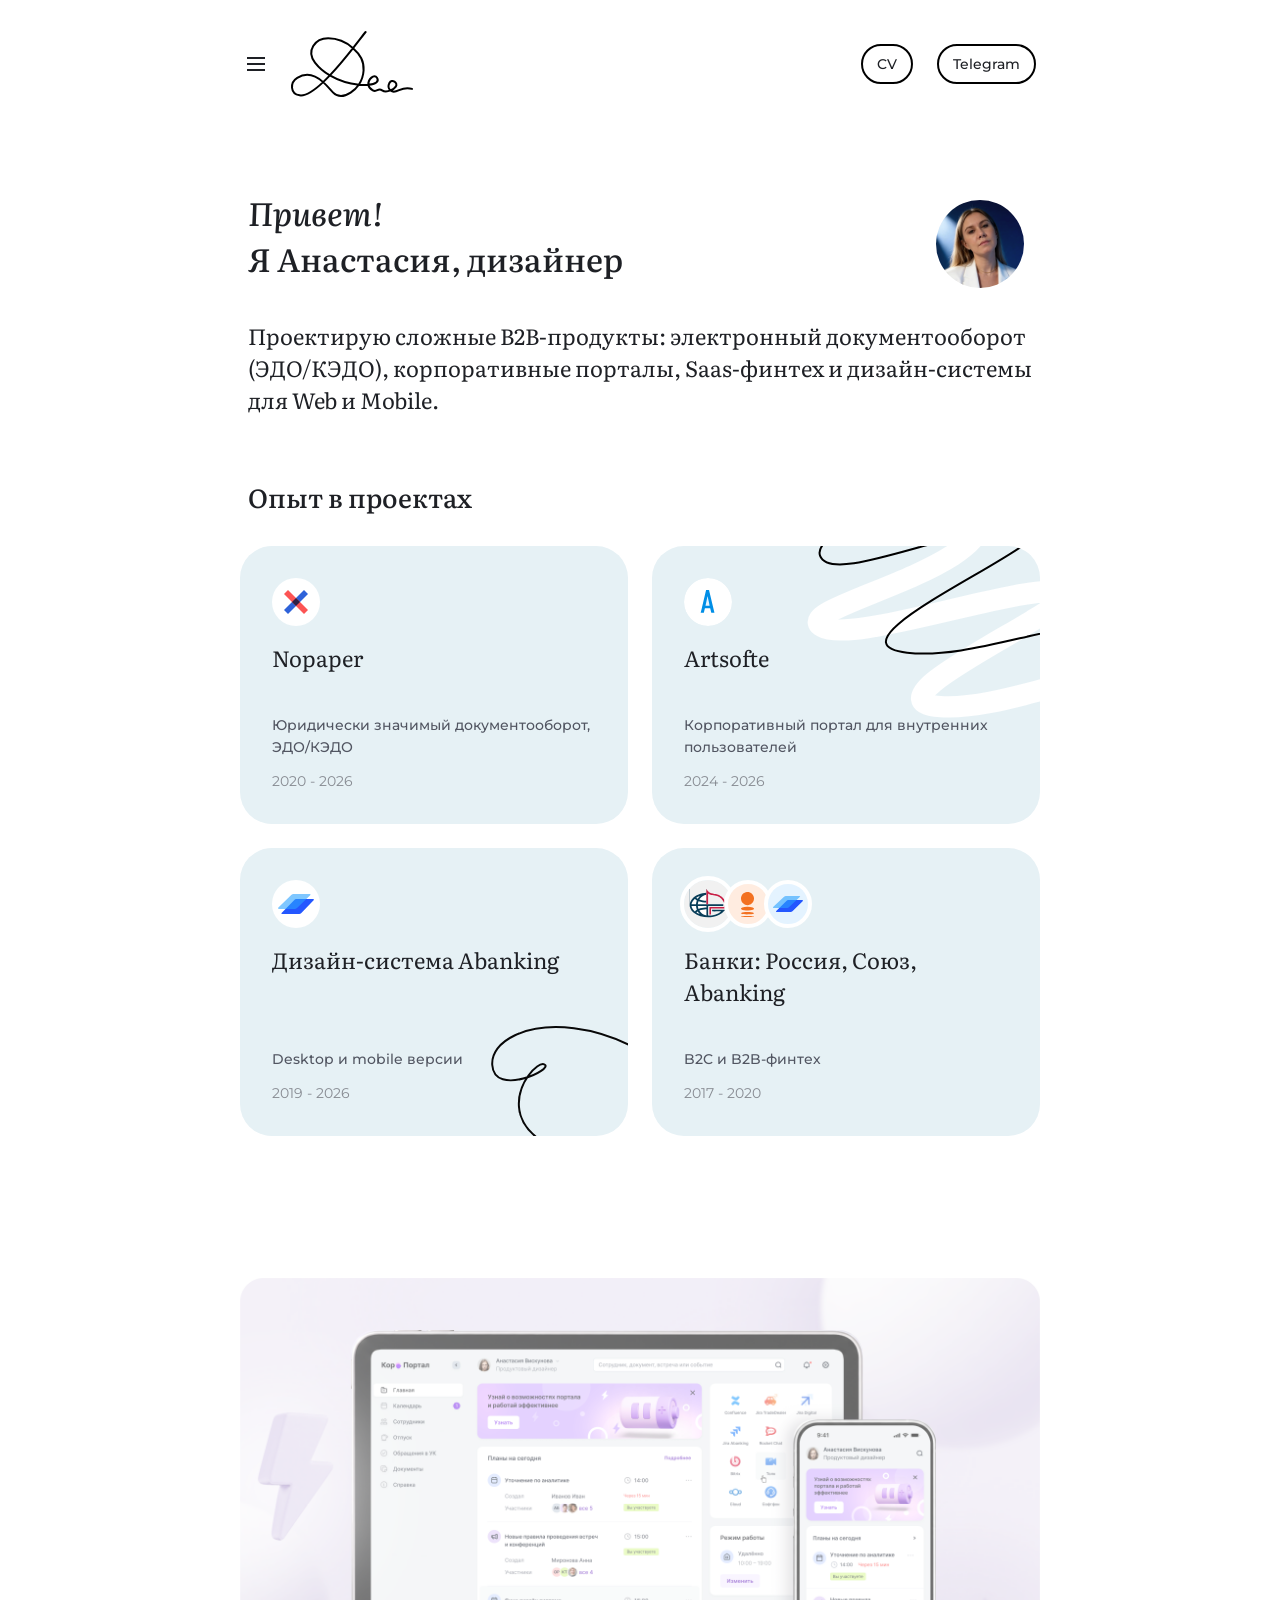
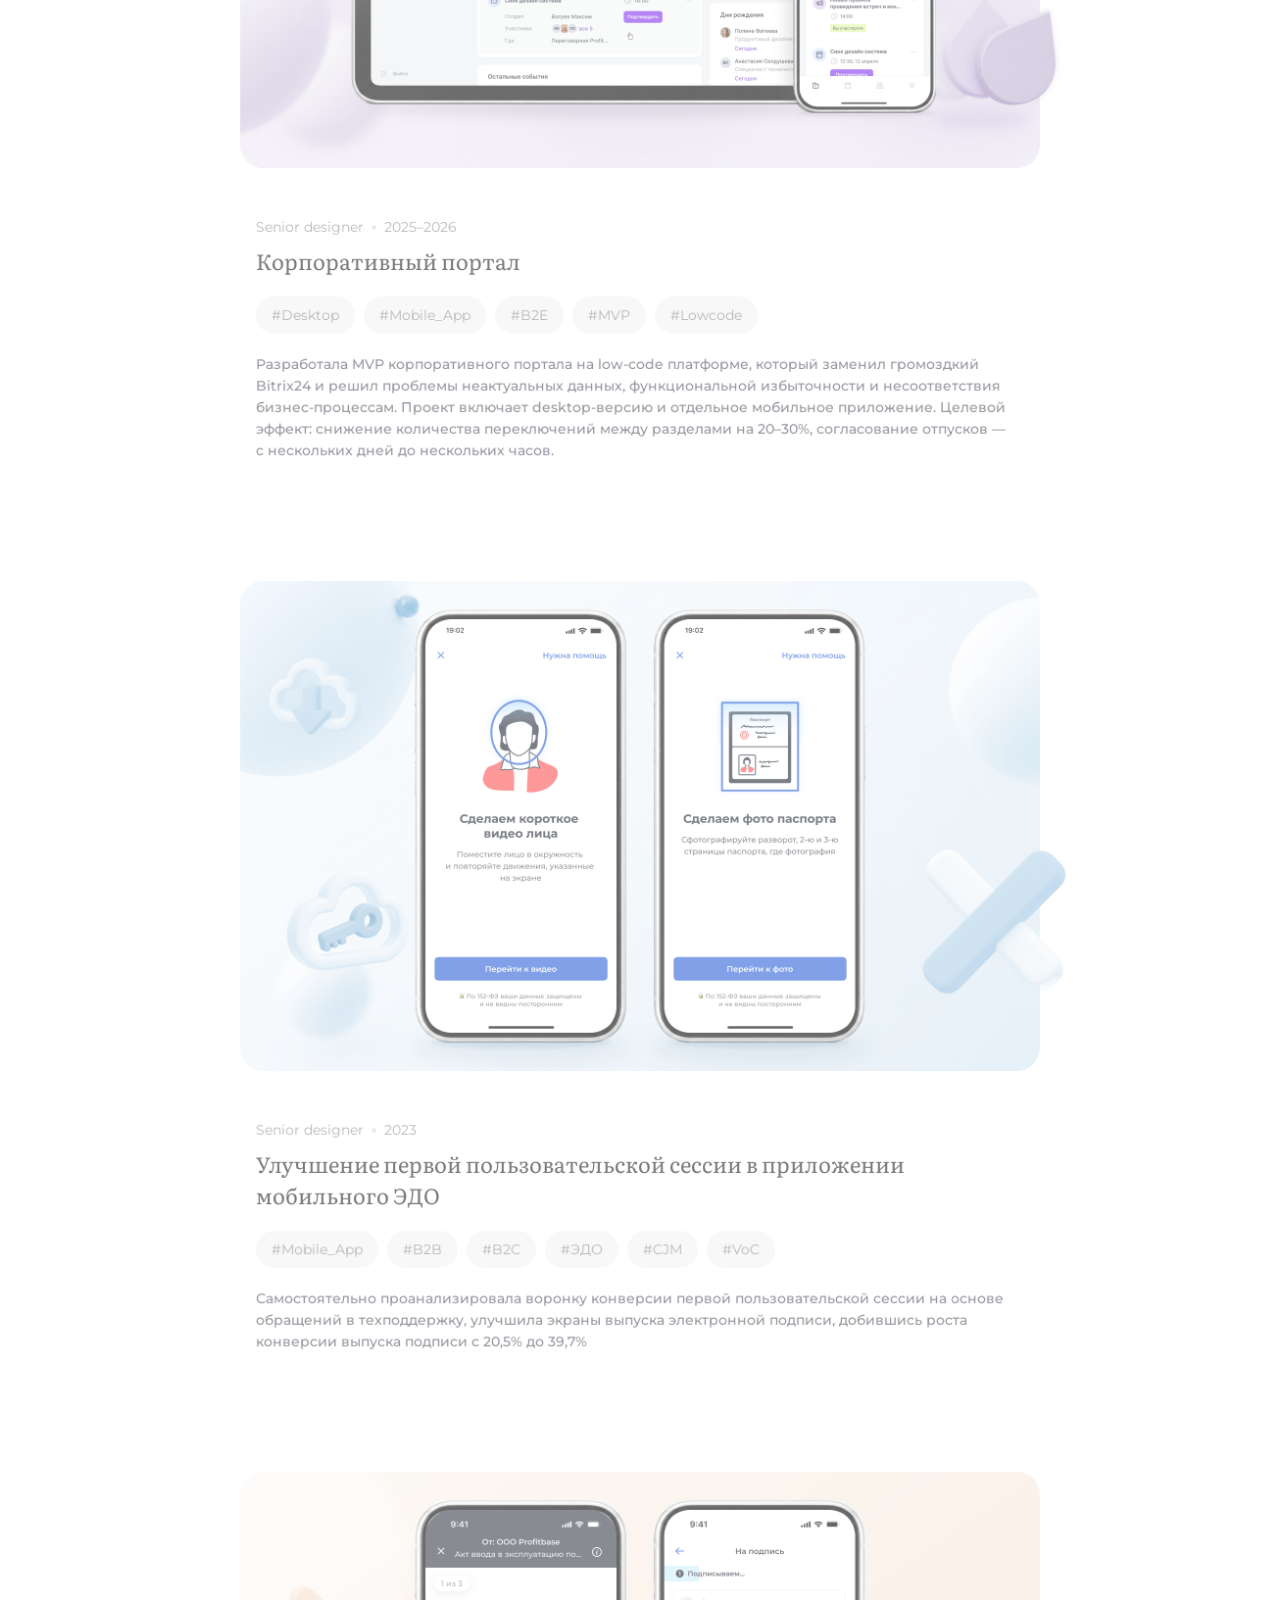
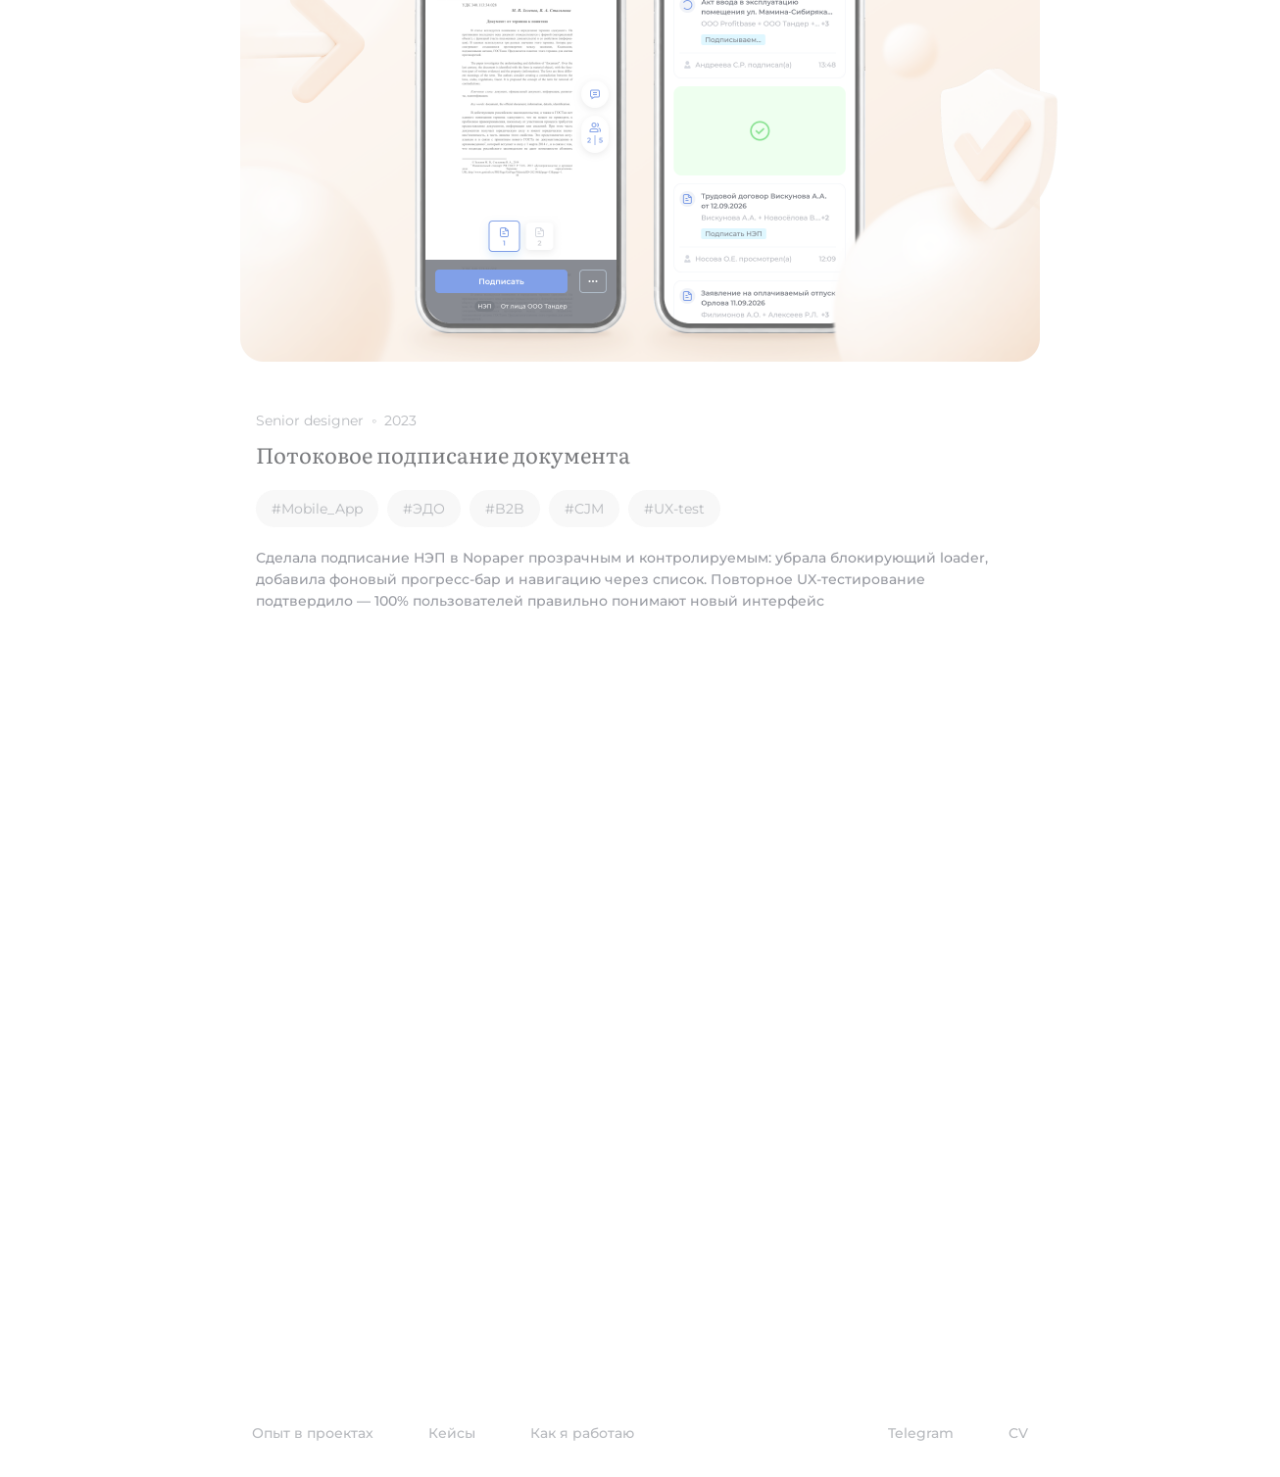
<file: index.html>
<!DOCTYPE html>
<html lang="ru">
<head>
<meta charset="UTF-8">
<meta name="viewport" content="width=device-width, initial-scale=1.0, viewport-fit=cover">
<title>Анастасия Вискунова — продуктовый дизайнер</title>
<meta name="description" content="Product designer, UX/UI Designer. Проектирую сложные B2B-продукты: ЭДО/КЭДО, корпоративные порталы, SaaS-финтех и дизайн-системы.">
<meta property="og:type" content="website">
<meta property="og:url" content="https://adik24164-ux.github.io/">
<meta property="og:site_name" content="Анастасия Вискунова">
<meta property="og:title" content="Анастасия Вискунова — продуктовый дизайнер">
<meta property="og:description" content="Product designer, UX/UI Designer. Проектирую сложные B2B-продукты: ЭДО/КЭДО, корпоративные порталы, SaaS-финтех и дизайн-системы.">
<meta property="og:image" content="https://adik24164-ux.github.io/assets/og-image.png">
<meta property="og:image:width" content="1200">
<meta property="og:image:height" content="630">
<meta name="twitter:card" content="summary_large_image">
<meta name="twitter:title" content="Анастасия Вискунова — продуктовый дизайнер">
<meta name="twitter:description" content="Product designer, UX/UI Designer. Проектирую сложные B2B-продукты: ЭДО/КЭДО, корпоративные порталы, SaaS-финтех и дизайн-системы.">
<meta name="twitter:image" content="https://adik24164-ux.github.io/assets/og-image.png">
<link rel="icon" type="image/svg+xml" href="assets/favicon.svg">
<link rel="icon" type="image/png" sizes="32x32" href="assets/favicon-32.png">
<link rel="icon" type="image/png" sizes="16x16" href="assets/favicon-16.png">
<link rel="apple-touch-icon" href="assets/apple-touch-icon.png">
<script>
// Подпись в шапке и декоративные линии на карточках опыта «пишутся» при
// каждой загрузке главной (script.js); на кейсах этого скрипта нет — там
// подпись сразу готовая. Классы ставятся до отрисовки, чтобы линии не
// мелькнули целиком перед анимацией.
try { if (!matchMedia("(prefers-reduced-motion: reduce)").matches) document.documentElement.classList.add("sig-intro", "deco-intro"); } catch (e) {}
</script>
<link rel="preconnect" href="https://fonts.googleapis.com">
<link rel="preconnect" href="https://fonts.gstatic.com" crossorigin>
<link href="https://fonts.googleapis.com/css2?family=Literata:ital,wght@0,400;0,500;1,500&family=Montserrat:wght@400;500;600&display=swap" rel="stylesheet">
<link rel="stylesheet" href="tokens.css?v=202610220900">
<link rel="stylesheet" href="components.css?v=202610221700">
<link rel="stylesheet" href="styles.css?v=202610222800">
</head>
<body>

<header class="site-header">
  <div class="wrap header-inner">
    <div class="brand-mark">
      <button type="button" class="menu-toggle" aria-haspopup="true" aria-expanded="false" aria-controls="siteMenu" aria-label="Открыть меню">
        <span class="menu-toggle__icon" aria-hidden="true"><span class="menu-toggle__bar"></span><span class="menu-toggle__bar"></span><span class="menu-toggle__bar"></span></span>
      </button>
      <a href="index.html" class="brand-signature-link" aria-label="На главную">
        <svg class="brand-signature" viewBox="1 1 120 64" overflow="visible" fill="none" aria-hidden="true" focusable="false"><path d="M74.6364 1.00003C72.175 4.00341 67.667 10.0008 62.037 17.1592C55.37 25.6363 47.1296 35.7417 38.8516 44.4314C36.6099 46.7845 34.3655 49.0339 32.1488 51.119C23.1805 59.5548 14.6661 65.3021 8.6253 64.3579C-1.10613 62.8368 -1.10104 51.4439 6.245 46.8326C16.5867 40.3407 25.4202 45.0625 32.1488 51.119C36.3568 54.9067 39.7415 59.2164 42.157 61.6317C48.4346 67.9092 56.1187 63.9108 59.6109 61.6317C63.1228 59.3399 65.816 56.6196 67.8158 53.6904C73.9477 44.7087 73.5585 33.7629 70.2531 27.1818C69.1122 24.9102 66.3189 20.95 62.037 17.1592C56.2989 12.0791 47.8875 7.3032 37.197 7.3032C23.9655 7.3032 14.9276 19.8658 23.9655 31.601C28.0486 36.9026 33.2269 41.1365 38.8516 44.4314C48.2706 49.9491 58.9413 52.8337 67.8158 53.6904C71.392 54.0357 74.6766 54.0516 77.47 53.7779C76.7765 48.2499 83.2451 42.5487 86.0052 46.7686C88.468 50.5339 84.5435 53.0847 77.47 53.7779C77.7291 55.8432 78.9879 57.8843 81.8134 59.3748C86.1875 61.6823 86.7343 56.4443 91.1083 59.3748C93.4934 60.9728 96.7282 60.5631 99.5117 59.389C101.833 58.4098 103.84 56.899 104.779 55.5775C107.513 51.729 100.739 47.4287 98.4002 51.9946C96.5514 55.6032 97.832 58.0358 99.5117 59.389C100.301 60.0252 101.179 60.4227 101.861 60.5918C106.943 61.8511 111.341 54.4776 121 57.9142" stroke="currentColor" stroke-width="2" stroke-linecap="round" stroke-linejoin="round" vector-effect="non-scaling-stroke"/></svg>
      </a>
      <nav class="site-menu" id="siteMenu" hidden>
        <a href="index.html#experience" class="site-menu__link">Опыт в проектах</a>
        <a href="index.html#projects" class="site-menu__link">Кейсы</a>
        <a href="index.html#process" class="site-menu__link">Как я работаю</a>
      </nav>
    </div>
    <nav class="header-nav header-nav--buttons">
      <a href="resume.html" class="btn">CV</a>
      <a href="https://t.me/A_Kid87" target="_blank" rel="noopener" class="btn">Telegram</a>
    </nav>
  </div>
</header>


<main>

  <section class="hero reveal">
    <div class="hero-inner">
      <div class="hero-main">
        <div class="hero-intro">
          <div class="hero-intro-row">
          <div class="hero-title">
            <span class="hero-title__hello">Привет!</span>
            <span class="hero-title__row"><span class="hero-title__name">Я Анастасия, дизайнер</span><span class="hero-title__badge hero-title__badge--flip"><span class="hero-title__badge-word hero-title__badge-word--1">продукта</span><span class="hero-title__badge-word hero-title__badge-word--2">UX/UI</span></span></span>
          </div>
          <div class="hero-avatar-wrap">
          <span class="avatar avatar-trigger hero-avatar" role="button" tabindex="0" aria-haspopup="dialog" aria-label="Открыть фото крупнее">
            <img src="assets/avatar.png" alt="Анастасия Вискунова">
          </span>
          </div>
          </div>

          <div class="hero-summary">
            <p>Проектирую сложные B2B-продукты: электронный документооборот (ЭДО/КЭДО), корпоративные порталы, Saas-финтех и дизайн-системы для Web и Mobile.</p>
          </div>
        </div>

        <div class="hero-experience-block" id="experience">
        <h2 class="section-title">Опыт в проектах</h2>
        <div class="hero-experience">
          <div class="hero-experience__card">
            <div class="hero-experience__top">
              <span class="hero-experience__icon"><img src="assets/hero-icon-nopaper.svg" alt="" aria-hidden="true"></span>
              <p class="hero-experience__name">Nopaper</p>
            </div>
            <div class="hero-experience__info">
              <p class="hero-experience__desc">Юридически значимый документооборот,<br>ЭДО/КЭДО</p>
              <p class="hero-experience__dates">2020 - 2026</p>
            </div>
          </div>
          <div class="hero-experience__card hero-experience__card--artsofte">
            <span class="hero-experience__deco-wrap"><svg class="hero-experience__deco" aria-hidden="true" preserveAspectRatio="none" overflow="visible" style="display: block;" width="468.486" height="398.253" viewBox="0 0 468.486 398.253" fill="none" xmlns="http://www.w3.org/2000/svg"><path d="M10.526 349.769C10.526 349.769 69.3911 181.989 138.471 181.115C207.551 180.242 132.131 399.954 163.192 386.505C194.253 373.057 223.687 204.783 254.748 150.99C285.809 97.1975 246.021 399.954 297.789 319.264C349.558 238.575 335.415 74.7469 463.448 9.95504" stroke="white" stroke-width="22.3143"/></svg></span>
            <span class="hero-experience__deco-wrap hero-experience__deco-wrap--outline"><svg class="hero-experience__deco hero-experience__deco--outline" aria-hidden="true" preserveAspectRatio="none" overflow="visible" style="display: block;" width="519.028" height="341.1" viewBox="0 0 519.028 341.1" fill="none" xmlns="http://www.w3.org/2000/svg"><path d="M0.927262 340.729C0.927262 340.729 68.2108 172.948 147.17 172.075C226.129 171.202 168.312 331.788 201.536 337.259C234.76 342.73 244.574 195.743 280.077 141.95C315.58 88.1568 270.101 390.913 329.273 310.224C388.445 229.534 372.28 65.7063 518.623 0.914389" stroke-width="2" stroke="black"/></svg></span>
            <div class="hero-experience__top">
              <span class="hero-experience__icon"><img src="assets/hero-icon-artsofte.svg" alt="" aria-hidden="true"></span>
              <p class="hero-experience__name">Artsofte</p>
            </div>
            <div class="hero-experience__info">
              <p class="hero-experience__desc">Корпоративный портал для внутренних пользователей</p>
              <p class="hero-experience__dates">2024 - 2026</p>
            </div>
          </div>
          <div class="hero-experience__card hero-experience__card--abanking">
            <span class="hero-experience__deco-wrap"><svg class="hero-experience__deco" aria-hidden="true" preserveAspectRatio="none" overflow="visible" style="display: block;" width="254.815" height="128.548" viewBox="0 0 254.815 128.548" fill="none" xmlns="http://www.w3.org/2000/svg"><path d="M105.222 125.23C263.324 144.154 216.437 40.9077 201.882 43.4629C189.978 45.5529 244.238 86.835 252.993 54.6806C265.653 8.18868 129.305 -49.3791 0.711762 80.9246" stroke="#080808" stroke-width="2"/></svg></span>
            <div class="hero-experience__top">
              <span class="hero-experience__icon hero-experience__icon--abanking"><img src="assets/hero-icon-abanking.svg" alt="" aria-hidden="true"></span>
              <p class="hero-experience__name">Дизайн-система Abanking</p>
            </div>
            <div class="hero-experience__info">
              <p class="hero-experience__desc">Desktop и mobile версии</p>
              <p class="hero-experience__dates">2019 - 2026</p>
            </div>
          </div>
          <div class="hero-experience__card">
            <div class="hero-experience__top">
              <span class="hero-experience__icon hero-experience__icon--banks">
                <span class="hero-experience__icon-item hero-experience__icon-item--globe"><img src="assets/hero-icon-banks-globe.svg" alt="" aria-hidden="true"></span>
                <span class="hero-experience__icon-item hero-experience__icon-item--union"><img src="assets/hero-icon-banks-union.svg" alt="" aria-hidden="true"></span>
                <span class="hero-experience__icon-item hero-experience__icon-item--abanking"><img src="assets/hero-icon-abanking.svg" alt="" aria-hidden="true"></span>
              </span>
              <p class="hero-experience__name">Банки: Россия, Союз, Abanking</p>
            </div>
            <div class="hero-experience__info">
              <p class="hero-experience__desc">B2C и B2B-финтех</p>
              <p class="hero-experience__dates">2017 - 2020</p>
            </div>
          </div>
        </div>
        </div>
      </div>
    </div>
  </section>

  <section class="projects" id="projects">

    <h2 class="section-title reveal-up">Кейсы</h2>

    <article class="project-card reveal">
      <a href="project-corporate-portal.html" class="project-card__image">
        <img src="assets/project-1.png" alt="Скриншот корпоративного портала на планшете">
      </a>
      <div class="project-card__body">
        <div class="project-card__header">
          <div class="project-card__heading">
            <p class="project-meta">Senior designer &nbsp;◦&nbsp; 2025–2026</p>
            <h2 class="project-title"><a href="project-corporate-portal.html" class="project-title-link">Корпоративный портал</a></h2>
          </div>
          <div class="tags">
            <span class="tag">#Desktop</span>
            <span class="tag">#Mobile_App</span>
            <span class="tag">#B2E</span>
            <span class="tag">#MVP</span>
            <span class="tag">#Lowcode</span>
          </div>
          <p class="project-desc">
            Разработала MVP корпоративного портала на low-code платформе, который заменил
            громоздкий Bitrix24 и решил проблемы неактуальных данных, функциональной
            избыточности и несоответствия бизнес-процессам. Проект включает desktop-версию
            и отдельное мобильное приложение. Целевой эффект: снижение количества
            переключений между разделами на 20–30%, согласование отпусков — с нескольких
            дней до нескольких часов.
          </p>
        </div>
      </div>
    </article>

    <article class="project-card reveal">
      <a href="project-edo-onboarding.html" class="project-card__image">
        <img src="assets/project-2-overlay.png" alt="Экран онбординга мобильного приложения ЭДО в руке пользователя">
      </a>
      <div class="project-card__body">
        <div class="project-card__header">
          <div class="project-card__heading">
            <p class="project-meta">Senior designer &nbsp;◦&nbsp; 2023</p>
            <h2 class="project-title"><a href="project-edo-onboarding.html" class="project-title-link">Улучшение первой пользовательской сессии в приложении мобильного ЭДО</a></h2>
          </div>
          <div class="tags">
            <span class="tag">#Mobile_App</span>
            <span class="tag">#B2B</span>
            <span class="tag">#B2C</span>
            <span class="tag">#ЭДО</span>
            <span class="tag">#CJM</span>
            <span class="tag">#VoC</span>
          </div>
          <p class="project-desc">
            Самостоятельно проанализировала воронку конверсии первой пользовательской сессии
            на основе обращений в техподдержку, улучшила экраны выпуска электронной подписи,
            добившись роста конверсии выпуска подписи с 20,5% до 39,7%
          </p>
        </div>
      </div>
    </article>

    <article class="project-card reveal">
      <a href="project-streaming-signing.html" class="project-card__image">
        <img src="assets/project-3-overlay.png" alt="Экран потокового подписания документа на телефоне">
      </a>
      <div class="project-card__body">
        <div class="project-card__header">
          <div class="project-card__heading">
            <p class="project-meta">Senior designer &nbsp;◦&nbsp; 2023</p>
            <h2 class="project-title"><a href="project-streaming-signing.html" class="project-title-link">Потоковое подписание документа</a></h2>
          </div>
          <div class="tags">
            <span class="tag">#Mobile_App</span>
            <span class="tag">#ЭДО</span>
            <span class="tag">#B2B</span>
            <span class="tag">#CJM</span>
            <span class="tag">#UX-test</span>
          </div>
          <p class="project-desc">
            Сделала подписание НЭП в Nopaper прозрачным и контролируемым: убрала блокирующий
            loader, добавила фоновый прогресс-бар и навигацию через список. Повторное
            UX-тестирование подтвердило — 100% пользователей правильно понимают новый интерфейс
          </p>
        </div>
      </div>
    </article>

  </section>

  <section class="process" id="process">
    <h2 class="process-title section-title reveal-up">Как я работаю</h2>
    <ul class="process-list">
      <li class="process-item reveal-up">
        <p class="process-item__title"><img class="process-item__icon" src="assets/icon-sparkle-ai.svg" alt="" aria-hidden="true">AI как часть процесса</p>
        <p class="process-item__desc">Собираю кликабельные прототипы в Claude Code и работаю с Figma через MCP: проверяю гипотезы на живом интерфейсе, а не на статичных макетах.</p>
      </li>
      <li class="process-item reveal-up">
        <p class="process-item__title">Веду продукт с нуля</p>
        <p class="process-item__desc">Прохожу весь путь от CJM до релиза: корпоративный портал, система подписания документов, дизайн-система для банкинга.</p>
      </li>
      <li class="process-item reveal-up">
        <p class="process-item__title">Работаю со сложной логикой</p>
        <p class="process-item__desc">ЭДО, банковские и HR-процессы — превращаю регламенты, данные и ограничения в понятный интерфейс, нахожу баланс между пользователем, бизнесом и технологиями.</p>
      </li>
      <li class="process-item reveal-up">
        <p class="process-item__title">Опираюсь на метрики</p>
        <p class="process-item__desc">Связываю дизайн-решения с продуктовыми метриками: конверсией, активацией, временем до первого результата — и проверяю эффект после релиза.</p>
      </li>
      <li class="process-item reveal-up">
        <p class="process-item__title">Довожу решение до релиза</p>
        <p class="process-item__desc">Работаю в связке с продактами, аналитиками и разработчиками: готовлю макеты и спецификации и сопровождаю реализацию.</p>
      </li>
      <li class="process-item reveal-up">
        <p class="process-item__title">Строю дизайн-системы</p>
        <p class="process-item__desc">Компоненты, variants, состояния — собираю адаптивные интерфейсы для Web, iOS и Android.</p>
      </li>
    </ul>
  </section>


</main>

<footer class="site-footer reveal">
  <div class="wrap header-inner">
    <nav class="header-nav footer-nav" aria-label="Разделы">
      <a href="index.html#experience" class="btn-ghost">Опыт в проектах</a>
      <a href="index.html#projects" class="btn-ghost">Кейсы</a>
      <a href="index.html#process" class="btn-ghost">Как я работаю</a>
    </nav>
    <nav class="header-nav footer-nav" aria-label="Связаться">
      <a href="https://t.me/A_Kid87" target="_blank" rel="noopener" class="btn-ghost">Telegram</a>
      <a href="resume.html" class="btn-ghost">CV</a>
    </nav>
  </div>
</footer>

<div class="avatar-modal" id="avatarModal" hidden>
  <div class="avatar-modal__backdrop" data-close></div>
  <div class="avatar-modal__dialog" role="dialog" aria-modal="true" aria-label="Фото Анастасии Вискуновой">
    <button type="button" class="avatar-modal__close" data-close aria-label="Закрыть"><svg width="24" height="24" viewBox="0 0 24 24" fill="none" aria-hidden="true" focusable="false"><path d="M6.80078 16.1563L7.33105 15.626L11.043 11.9131L6.80078 7.6709L7.86133 6.61035L12.1035 10.8525L15.8164 7.14063L16.3467 6.61035L17.4072 7.6709L16.877 8.20117L13.1641 11.9131L17.4072 16.1562L16.3467 17.2168L12.1035 12.9736L8.3916 16.6865L7.86133 17.2168L6.80078 16.1563Z" fill="currentColor"/></svg></button>
    <img class="avatar-modal__img" src="assets/avatar.png" alt="Анастасия Вискунова">
  </div>
</div>

<script src="script.js?v=202610221200"></script>
</body>
</html>
</file>
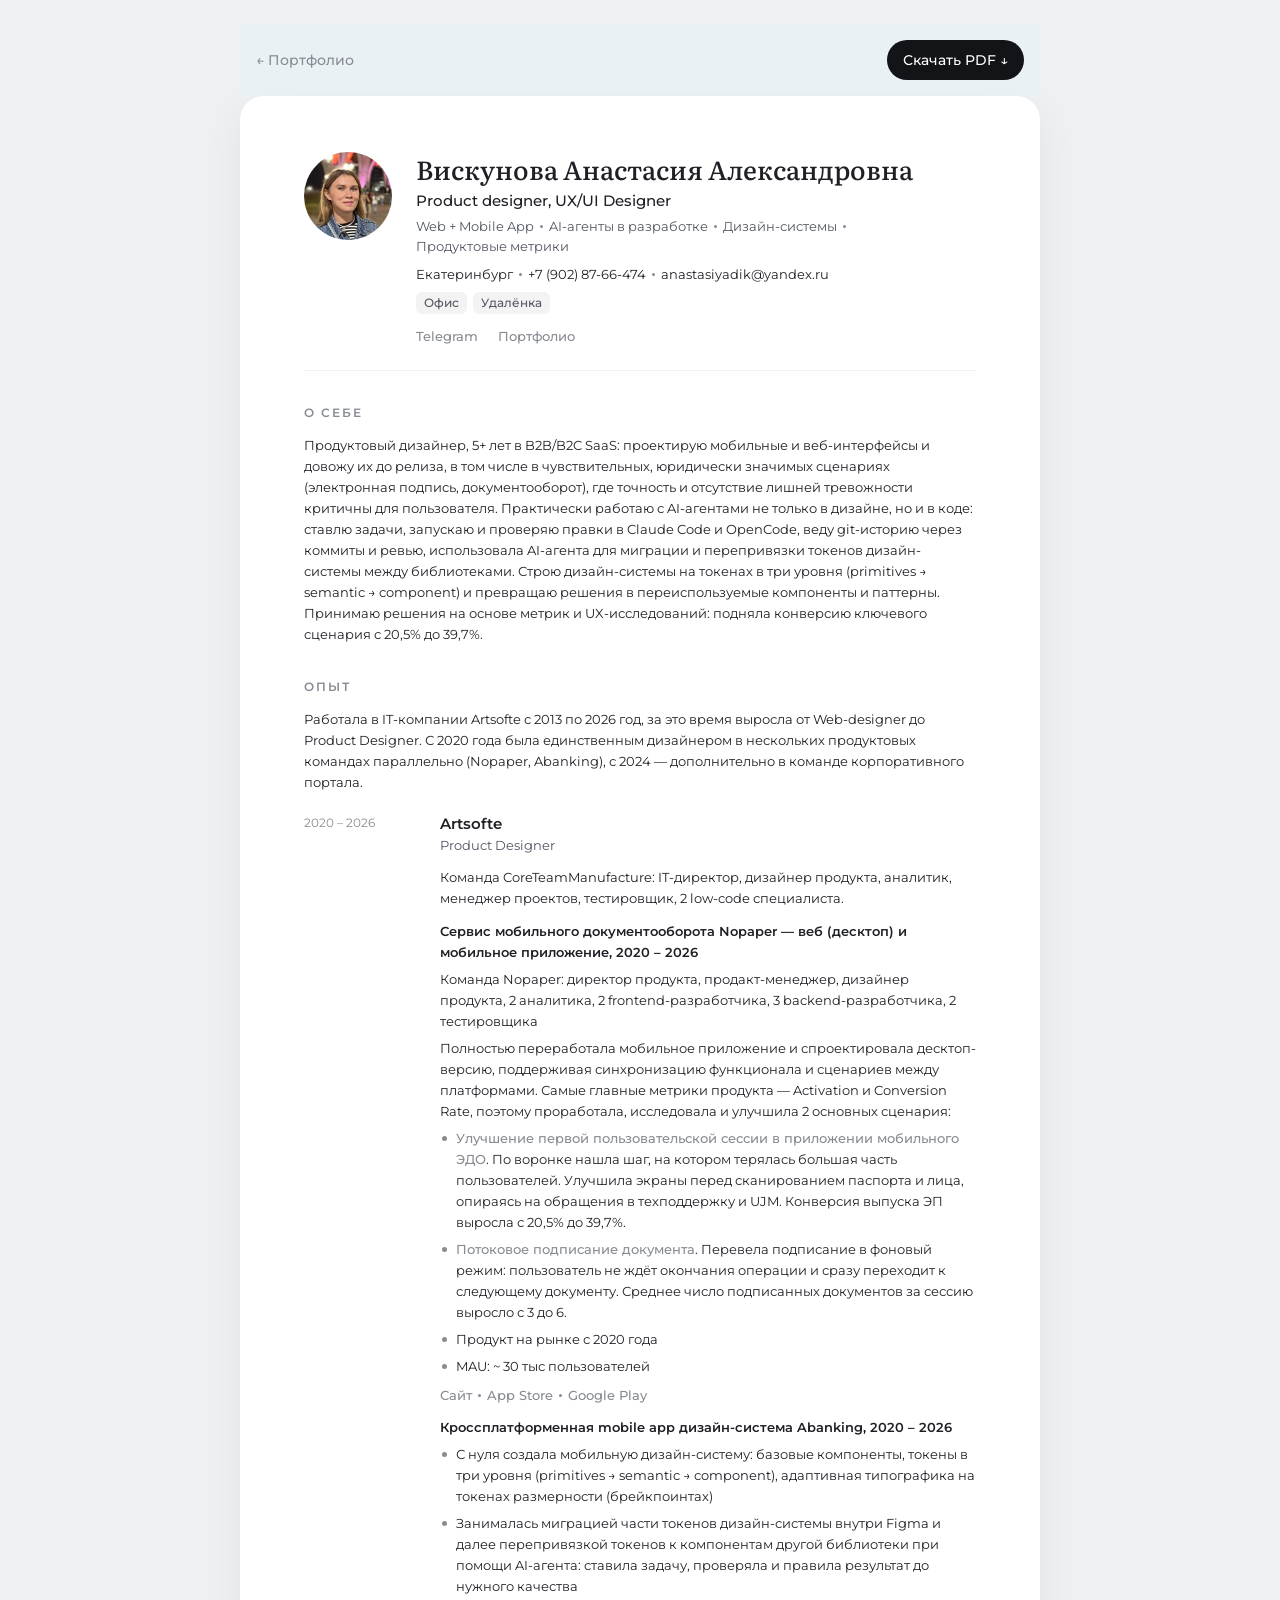
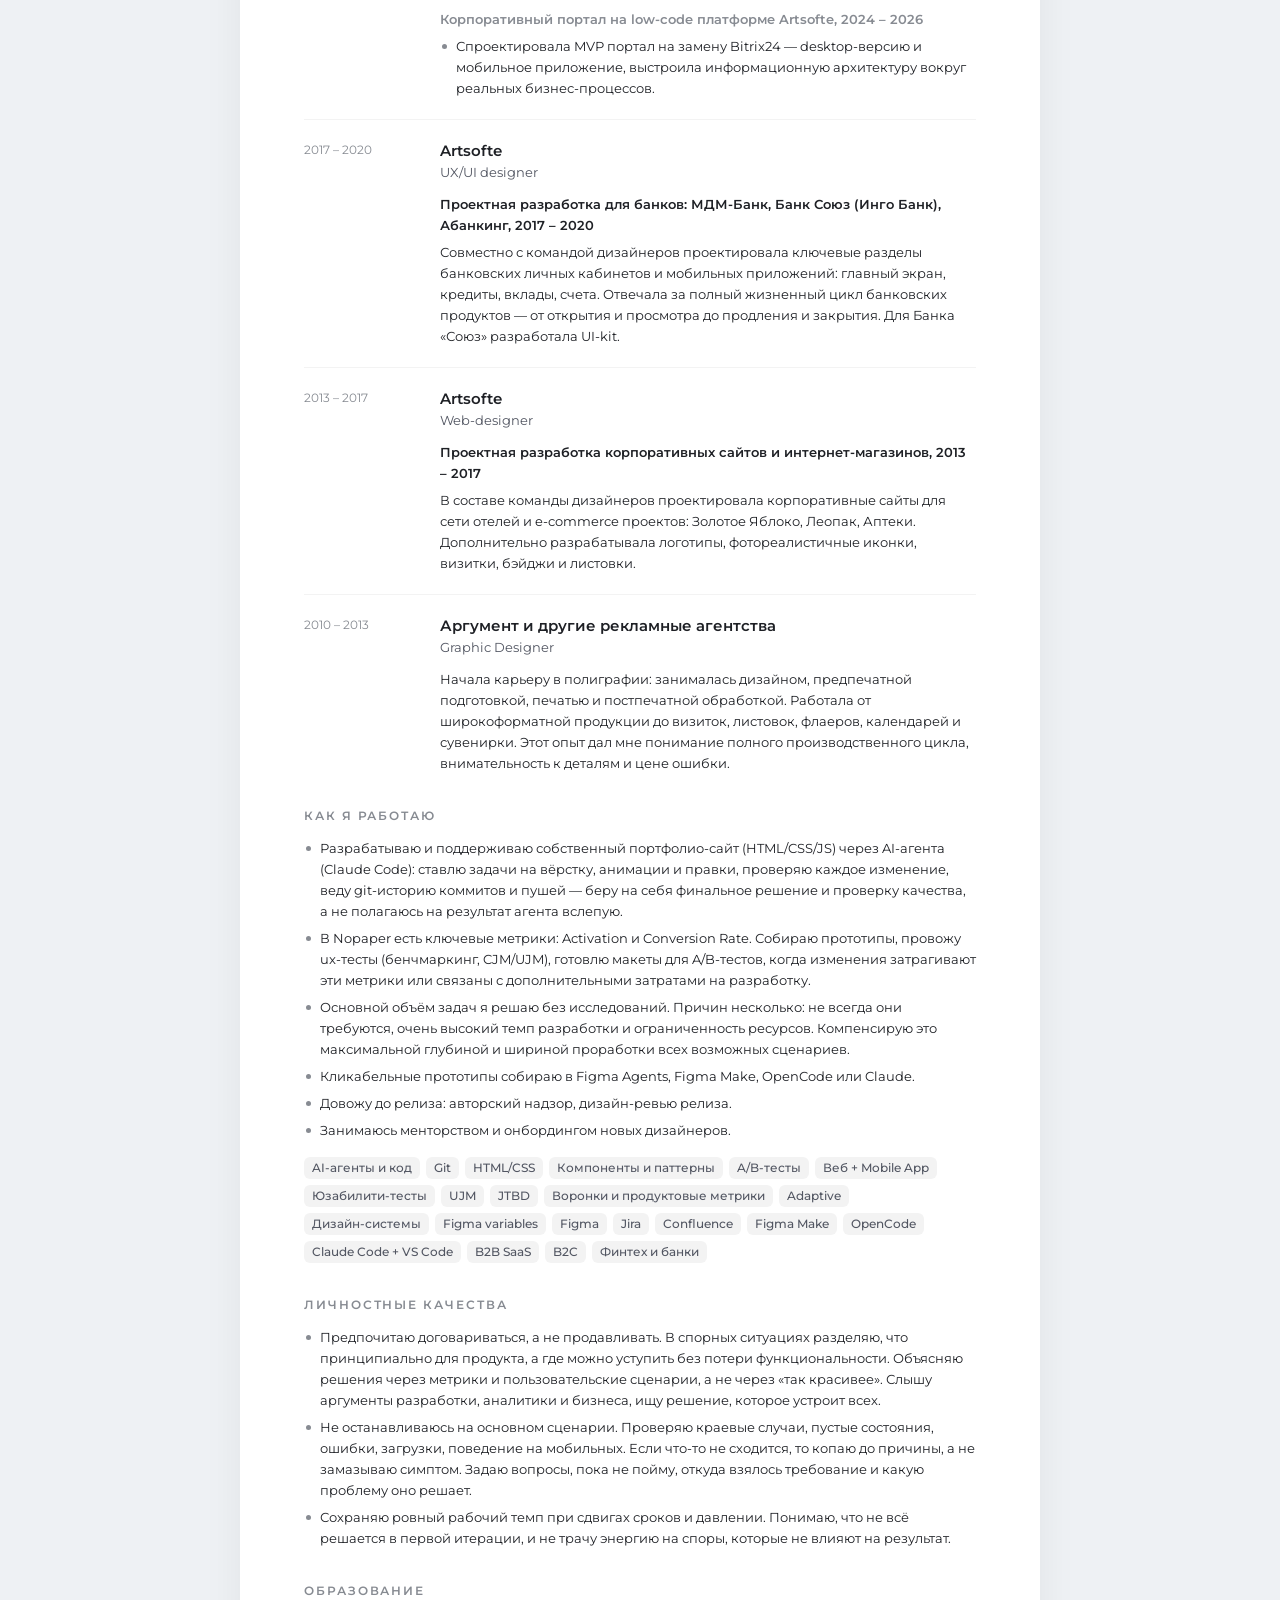
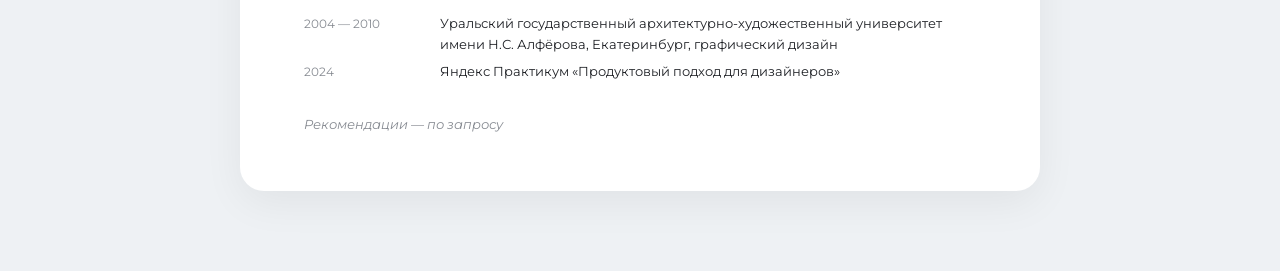
<file: resume-sberzdorove-ai.html>
<!DOCTYPE html>
<html lang="ru">
<head>
<meta charset="UTF-8">
<meta name="viewport" content="width=device-width, initial-scale=1.0, viewport-fit=cover">
<meta name="robots" content="noindex">
<title>Резюме — Анастасия Вискунова</title>
<link rel="icon" type="image/svg+xml" href="assets/favicon.svg">
<link rel="icon" type="image/png" sizes="32x32" href="assets/favicon-32.png">
<link rel="icon" type="image/png" sizes="16x16" href="assets/favicon-16.png">
<link rel="apple-touch-icon" href="assets/apple-touch-icon.png">
<link rel="preconnect" href="https://fonts.googleapis.com">
<link rel="preconnect" href="https://fonts.gstatic.com" crossorigin>
<link href="https://fonts.googleapis.com/css2?family=Literata:wght@400;500;600&family=Montserrat:wght@400;500;600&display=swap" rel="stylesheet">
<link rel="stylesheet" href="tokens.css?v=202610200300">
<link rel="stylesheet" href="resume.css?v=202610222400">
</head>
<body>

<div class="resume-page">
  <nav class="resume-topbar" aria-label="Навигация">
    <a href="index.html" class="resume-topbar__back">← Портфолио</a>
    <button type="button" class="resume-topbar__pdf" onclick="window.print()">Скачать PDF ↓</button>
  </nav>

  <div class="resume">

    <div class="resume-header">
      <div class="resume-header__info">
        <div class="resume-name-block">
          <div class="resume-name-block__top">
            <h1 class="resume-name">Вискунова Анастасия Александровна</h1>
            <p class="resume-role">Product designer, UX/UI Designer</p>
            <div class="resume-tags-inline">
              <span>Web + Mobile App</span>
              <span class="resume-tags-inline__sep"></span>
              <span>AI-агенты в разработке</span>
              <span class="resume-tags-inline__sep"></span>
              <span>Дизайн-системы</span>
              <span class="resume-tags-inline__sep"></span>
              <span>Продуктовые метрики</span>
            </div>
          </div>

          <div class="resume-contact-row">
            <span>Екатеринбург</span>
            <span class="resume-contact-row__sep"></span>
            <span>+7 (902) 87-66-474</span>
            <span class="resume-contact-row__sep"></span>
            <a href="mailto:anastasiyadik@yandex.ru">anastasiyadik@yandex.ru</a>
          </div>

          <div class="resume-format-tags">
            <span>Офис</span>
            <span>Удалёнка</span>
          </div>
        </div>

        <div class="resume-links">
          <a href="https://t.me/A_Kid87" target="_blank" rel="noopener">Telegram</a>
          <a href="https://adik24164-ux.github.io/index.html" target="_blank" rel="noopener">Портфолио</a>
        </div>
      </div>

      <div class="resume-photo">
        <img src="assets/resume-photo.png" alt="Анастасия Вискунова">
      </div>
    </div>

    <div class="resume-body">

      <section class="resume-section">
        <h2 class="resume-section-title">О себе</h2>
        <p class="resume-p">Продуктовый дизайнер, 5+ лет в B2B/B2C SaaS: проектирую мобильные и веб-интерфейсы и довожу их до релиза, в том числе в чувствительных, юридически значимых сценариях (электронная подпись, документооборот), где точность и отсутствие лишней тревожности критичны для пользователя. Практически работаю с AI-агентами не только в дизайне, но и в коде: ставлю задачи, запускаю и проверяю правки в Claude Code и OpenCode, веду git-историю через коммиты и ревью, использовала AI-агента для миграции и перепривязки токенов дизайн-системы между библиотеками. Строю дизайн-системы на токенах в три уровня (primitives → semantic → component) и превращаю решения в переиспользуемые компоненты и паттерны. Принимаю решения на основе метрик и UX-исследований: подняла конверсию ключевого сценария с 20,5% до 39,7%.</p>
      </section>

      <section class="resume-section">
        <h2 class="resume-section-title">Опыт</h2>
        <p class="resume-p">Работала в IT-компании Artsofte с 2013 по 2026 год, за это время выросла от Web-designer до Product Designer. С 2020 года была единственным дизайнером в нескольких продуктовых командах параллельно (Nopaper, Abanking), с 2024 — дополнительно в команде корпоративного портала.</p>

        <div class="resume-jobs">

          <article class="resume-job">
            <p class="resume-job__dates">2020 – 2026</p>
            <div class="resume-job__main">
              <div class="resume-job__head">
                <h3 class="resume-job__company">Artsofte</h3>
                <p class="resume-job__role">Product Designer</p>
              </div>

            <p class="resume-p">Команда CoreTeamManufacture: IT-директор, дизайнер продукта, аналитик, менеджер проектов, тестировщик, 2 low-code специалиста.</p>

            <div class="resume-job__entry">
              <p class="resume-job__project resume-job__project--plain">Сервис мобильного документооборота Nopaper — веб (десктоп) и мобильное приложение, 2020 – 2026</p>
              <p class="resume-p">Команда Nopaper: директор продукта, продакт-менеджер, дизайнер продукта, 2 аналитика, 2 frontend-разработчика, 3 backend-разработчика, 2 тестировщика</p>
              <p class="resume-p">Полностью переработала мобильное приложение и спроектировала десктоп-версию, поддерживая синхронизацию функционала и сценариев между платформами. Самые главные метрики продукта — Activation и Conversion Rate, поэтому проработала, исследовала и улучшила 2 основных сценария:</p>
              <ul class="resume-list">
                <li><a href="project-edo-onboarding.html">Улучшение первой пользовательской сессии в приложении мобильного ЭДО</a>. По воронке нашла шаг, на котором терялась большая часть пользователей. Улучшила экраны перед сканированием паспорта и лица, опираясь на обращения в техподдержку и UJM. Конверсия выпуска ЭП выросла с 20,5% до 39,7%.</li>
                <li><a href="project-streaming-signing.html">Потоковое подписание документа</a>. Перевела подписание в фоновый режим: пользователь не ждёт окончания операции и сразу переходит к следующему документу. Среднее число подписанных документов за сессию выросло с 3 до 6.</li>
                <li>Продукт на рынке с 2020 года</li>
                <li>MAU: ~ 30 тыс пользователей</li>
              </ul>
              <p class="resume-job__links">
                <a href="https://nopaper.ru/" target="_blank" rel="noopener">Сайт</a>
                <span class="resume-job__links-sep"></span>
                <a href="https://apps.apple.com/ru/app/nopaper/id1537379587" target="_blank" rel="noopener">App Store</a>
                <span class="resume-job__links-sep"></span>
                <a href="https://play.google.com/store/apps/details?id=com.abanking.nopaperlkk&pli=1" target="_blank" rel="noopener">Google Play</a>
              </p>
            </div>

            <div class="resume-job__entry">
              <p class="resume-job__project resume-job__project--plain">Кроссплатформенная mobile app дизайн-система Abanking, 2020 – 2026</p>
              <ul class="resume-list">
                <li>С нуля создала мобильную дизайн-систему: базовые компоненты, токены в три уровня (primitives → semantic → component), адаптивная типографика на токенах размерности (брейкпоинтах)</li>
                <li>Занималась миграцией части токенов дизайн-системы внутри Figma и далее перепривязкой токенов к компонентам другой библиотеки при помощи AI-агента: ставила задачу, проверяла и правила результат до нужного качества</li>
              </ul>
            </div>

            <div class="resume-job__entry">
              <p class="resume-job__project"><a href="project-corporate-portal.html">Корпоративный портал на low-code платформе Artsofte, 2024 – 2026</a></p>
              <ul class="resume-list">
                <li>Спроектировала MVP портал на замену Bitrix24 — desktop-версию и мобильное приложение, выстроила информационную архитектуру вокруг реальных бизнес-процессов.</li>
              </ul>
            </div>
            </div>
          </article>

          <article class="resume-job">
            <p class="resume-job__dates">2017 – 2020</p>
            <div class="resume-job__main">
              <div class="resume-job__head">
                <h3 class="resume-job__company">Artsofte</h3>
                <p class="resume-job__role">UX/UI designer</p>
              </div>
            <div class="resume-job__entry">
              <p class="resume-job__project resume-job__project--plain">Проектная разработка для банков: МДМ-Банк, Банк Союз (Инго Банк), Абанкинг, 2017 – 2020</p>
              <p class="resume-p">Совместно с командой дизайнеров проектировала ключевые разделы банковских личных кабинетов и мобильных приложений: главный экран, кредиты, вклады, счета. Отвечала за полный жизненный цикл банковских продуктов — от открытия и просмотра до продления и закрытия. Для Банка «Союз» разработала UI-kit.</p>
            </div>
            </div>
          </article>

          <article class="resume-job">
            <p class="resume-job__dates">2013 – 2017</p>
            <div class="resume-job__main">
              <div class="resume-job__head">
                <h3 class="resume-job__company">Artsofte</h3>
                <p class="resume-job__role">Web-designer</p>
              </div>
            <div class="resume-job__entry">
              <p class="resume-job__project resume-job__project--plain">Проектная разработка корпоративных сайтов и интернет-магазинов, 2013 – 2017</p>
              <p class="resume-p">В составе команды дизайнеров проектировала корпоративные сайты для сети отелей и e-commerce проектов: Золотое Яблоко, Леопак, Аптеки. Дополнительно разрабатывала логотипы, фотореалистичные иконки, визитки, бэйджи и листовки.</p>
            </div>
            </div>
          </article>

          <article class="resume-job">
            <p class="resume-job__dates">2010 – 2013</p>
            <div class="resume-job__main">
              <div class="resume-job__head">
                <h3 class="resume-job__company">Аргумент и другие рекламные агентства</h3>
                <p class="resume-job__role">Graphic Designer</p>
              </div>
            <p class="resume-p">Начала карьеру в полиграфии: занималась дизайном, предпечатной подготовкой, печатью и постпечатной обработкой. Работала от широкоформатной продукции до визиток, листовок, флаеров, календарей и сувенирки. Этот опыт дал мне понимание полного производственного цикла, внимательность к деталям и цене ошибки.</p>
            </div>
          </article>

        </div>
      </section>

      <section class="resume-section">
        <h2 class="resume-section-title">Как я работаю</h2>
        <ul class="resume-list">
          <li>Разрабатываю и поддерживаю собственный портфолио-сайт (HTML/CSS/JS) через AI-агента (Claude Code): ставлю задачи на вёрстку, анимации и правки, проверяю каждое изменение, веду git-историю коммитов и пушей — беру на себя финальное решение и проверку качества, а не полагаюсь на результат агента вслепую.</li>
          <li>В Nopaper есть ключевые метрики: Activation и Conversion Rate. Собираю прототипы, провожу ux-тесты (бенчмаркинг, CJM/UJM), готовлю макеты для A/B-тестов, когда изменения затрагивают эти метрики или связаны с дополнительными затратами на разработку.</li>
          <li>Основной объём задач я решаю без исследований. Причин несколько: не всегда они требуются, очень высокий темп разработки и ограниченность ресурсов. Компенсирую это максимальной глубиной и шириной проработки всех возможных сценариев.</li>
          <li>Кликабельные прототипы собираю в Figma Agents, Figma Make, OpenCode или Claude.</li>
          <li>Довожу до релиза: авторский надзор, дизайн-ревью релиза.</li>
          <li>Занимаюсь менторством и онбордингом новых дизайнеров.</li>
        </ul>
        <div class="resume-skill-tags">
          <span>AI-агенты и код</span>
          <span>Git</span>
          <span>HTML/CSS</span>
          <span>Компоненты и паттерны</span>
          <span>A/B-тесты</span>
          <span>Веб + Mobile App</span>
          <span>Юзабилити-тесты</span>
          <span>UJM</span>
          <span>JTBD</span>
          <span>Воронки и продуктовые метрики</span>
          <span>Adaptive</span>
          <span>Дизайн-системы</span>
          <span>Figma variables</span>
          <span>Figma</span>
          <span>Jira</span>
          <span>Confluence</span>
          <span>Figma Make</span>
          <span>OpenCode</span>
          <span>Claude Code + VS Code</span>
          <span>B2B SaaS</span>
          <span>B2C</span>
          <span>Финтех и банки</span>
        </div>
      </section>

      <section class="resume-section">
        <h2 class="resume-section-title">Личностные качества</h2>
        <ul class="resume-list">
          <li>Предпочитаю договариваться, а не продавливать. В спорных ситуациях разделяю, что принципиально для продукта, а где можно уступить без потери функциональности. Объясняю решения через метрики и пользовательские сценарии, а не через «так красивее». Слышу аргументы разработки, аналитики и бизнеса, ищу решение, которое устроит всех.</li>
          <li>Не останавливаюсь на основном сценарии. Проверяю краевые случаи, пустые состояния, ошибки, загрузки, поведение на мобильных. Если что-то не сходится, то копаю до причины, а не замазываю симптом. Задаю вопросы, пока не пойму, откуда взялось требование и какую проблему оно решает.</li>
          <li>Сохраняю ровный рабочий темп при сдвигах сроков и давлении. Понимаю, что не всё решается в первой итерации, и не трачу энергию на споры, которые не влияют на результат.</li>
        </ul>
      </section>

      <section class="resume-section">
        <h2 class="resume-section-title">Образование</h2>
        <div class="resume-edu-list">
          <p class="resume-edu-row"><strong>2004 — 2010</strong> <span>Уральский государственный архитектурно-художественный университет имени Н.С. Алфёрова, Екатеринбург, графический дизайн</span></p>
          <p class="resume-edu-row"><strong>2024</strong> <span>Яндекс Практикум «Продуктовый подход для дизайнеров»</span></p>
        </div>
      </section>

    </div>

    <p class="resume-footnote">Рекомендации — по запросу</p>

  </div>
</div>

</body>
</html>
</file>
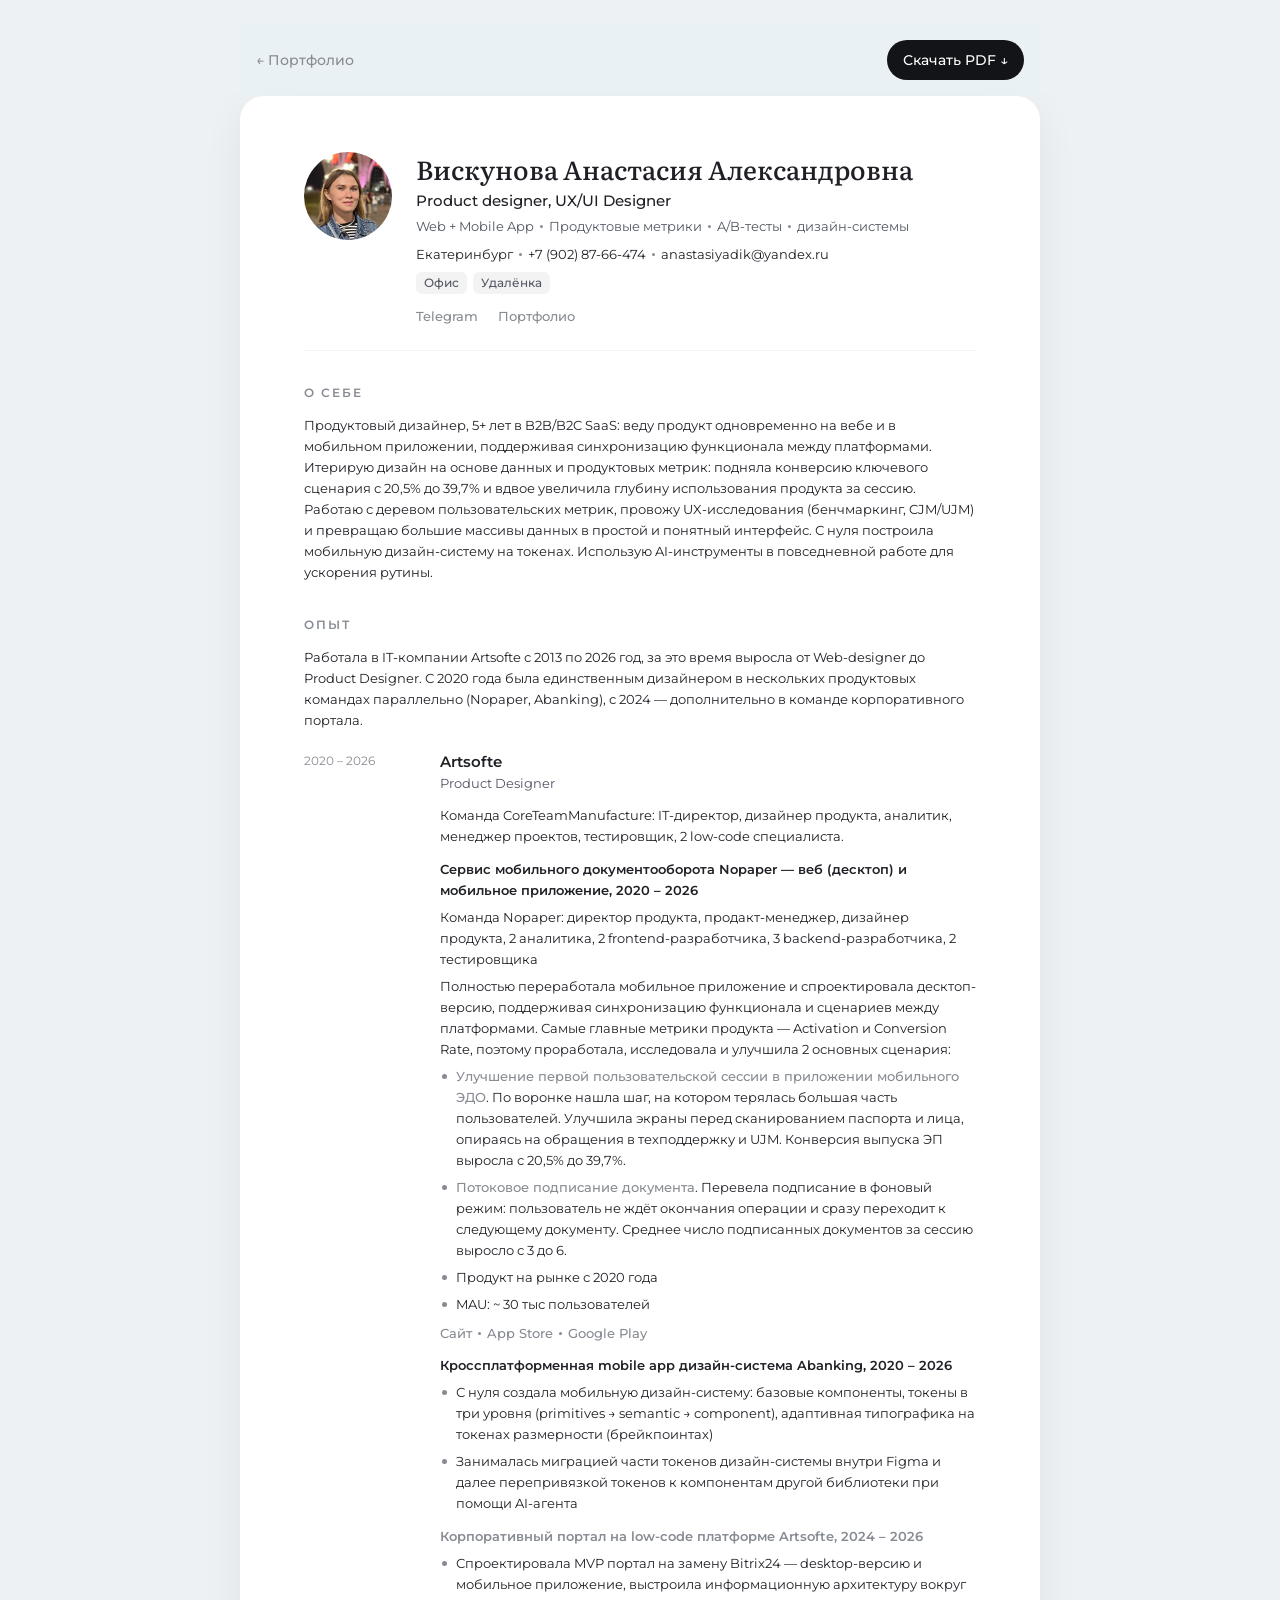
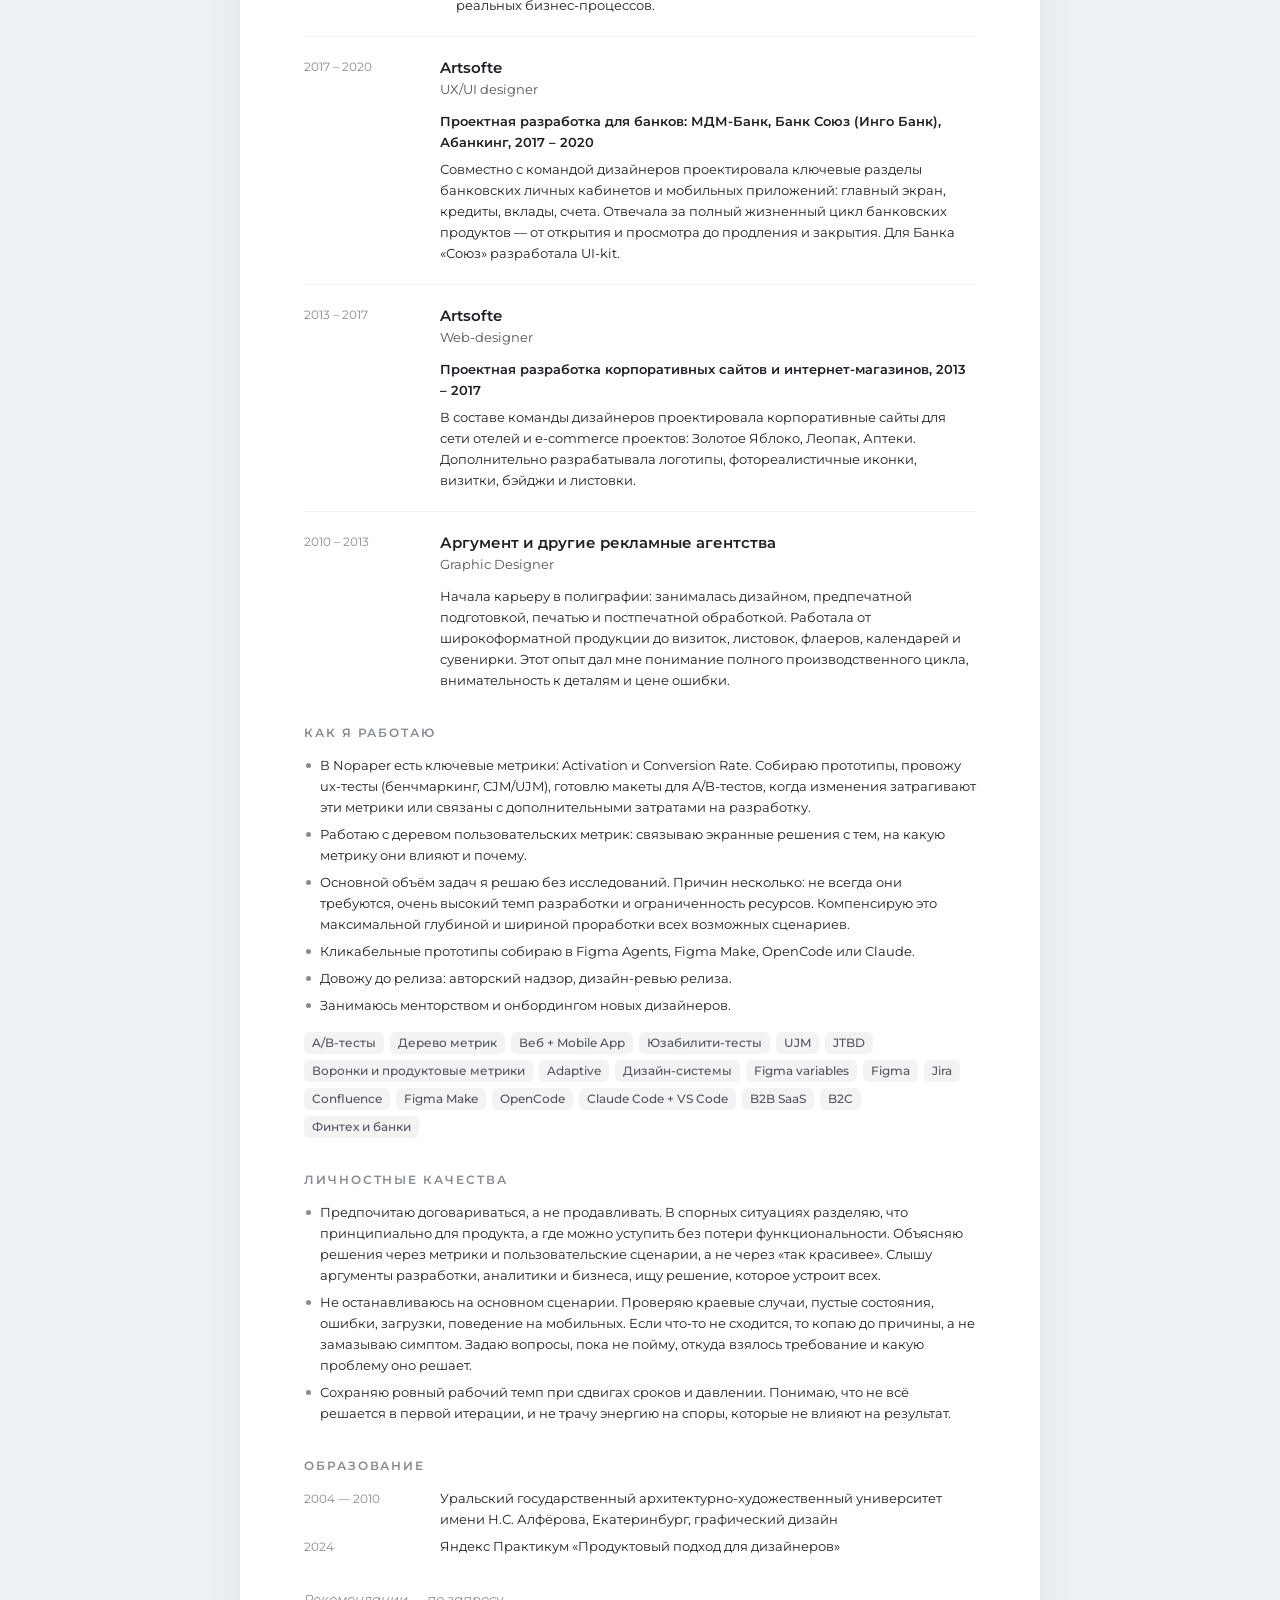
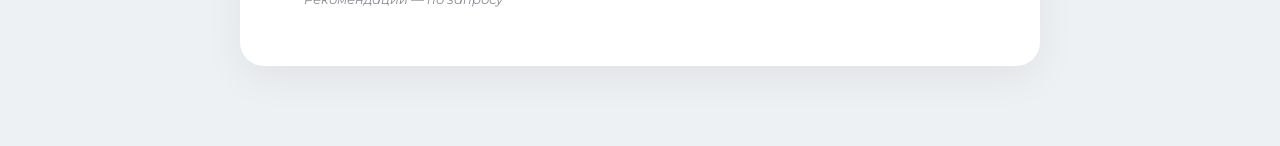
<file: resume-sberzdorove.html>
<!DOCTYPE html>
<html lang="ru">
<head>
<meta charset="UTF-8">
<meta name="viewport" content="width=device-width, initial-scale=1.0, viewport-fit=cover">
<meta name="robots" content="noindex">
<title>Резюме — Анастасия Вискунова</title>
<link rel="icon" type="image/svg+xml" href="assets/favicon.svg">
<link rel="icon" type="image/png" sizes="32x32" href="assets/favicon-32.png">
<link rel="icon" type="image/png" sizes="16x16" href="assets/favicon-16.png">
<link rel="apple-touch-icon" href="assets/apple-touch-icon.png">
<link rel="preconnect" href="https://fonts.googleapis.com">
<link rel="preconnect" href="https://fonts.gstatic.com" crossorigin>
<link href="https://fonts.googleapis.com/css2?family=Literata:wght@400;500;600&family=Montserrat:wght@400;500;600&display=swap" rel="stylesheet">
<link rel="stylesheet" href="tokens.css?v=202610200300">
<link rel="stylesheet" href="resume.css?v=202610222400">
</head>
<body>

<div class="resume-page">
  <nav class="resume-topbar" aria-label="Навигация">
    <a href="index.html" class="resume-topbar__back">← Портфолио</a>
    <button type="button" class="resume-topbar__pdf" onclick="window.print()">Скачать PDF ↓</button>
  </nav>

  <div class="resume">

    <div class="resume-header">
      <div class="resume-header__info">
        <div class="resume-name-block">
          <div class="resume-name-block__top">
            <h1 class="resume-name">Вискунова Анастасия Александровна</h1>
            <p class="resume-role">Product designer, UX/UI Designer</p>
            <div class="resume-tags-inline">
              <span>Web + Mobile App</span>
              <span class="resume-tags-inline__sep"></span>
              <span>Продуктовые метрики</span>
              <span class="resume-tags-inline__sep"></span>
              <span>A/B-тесты</span>
              <span class="resume-tags-inline__sep"></span>
              <span>дизайн-системы</span>
            </div>
          </div>

          <div class="resume-contact-row">
            <span>Екатеринбург</span>
            <span class="resume-contact-row__sep"></span>
            <span>+7 (902) 87-66-474</span>
            <span class="resume-contact-row__sep"></span>
            <a href="mailto:anastasiyadik@yandex.ru">anastasiyadik@yandex.ru</a>
          </div>

          <div class="resume-format-tags">
            <span>Офис</span>
            <span>Удалёнка</span>
          </div>
        </div>

        <div class="resume-links">
          <a href="https://t.me/A_Kid87" target="_blank" rel="noopener">Telegram</a>
          <a href="https://adik24164-ux.github.io/index.html" target="_blank" rel="noopener">Портфолио</a>
        </div>
      </div>

      <div class="resume-photo">
        <img src="assets/resume-photo.png" alt="Анастасия Вискунова">
      </div>
    </div>

    <div class="resume-body">

      <section class="resume-section">
        <h2 class="resume-section-title">О себе</h2>
        <p class="resume-p">Продуктовый дизайнер, 5+ лет в B2B/B2C SaaS: веду продукт одновременно на вебе и в мобильном приложении, поддерживая синхронизацию функционала между платформами. Итерирую дизайн на основе данных и продуктовых метрик: подняла конверсию ключевого сценария с 20,5% до 39,7% и вдвое увеличила глубину использования продукта за сессию. Работаю с деревом пользовательских метрик, провожу UX-исследования (бенчмаркинг, CJM/UJM) и превращаю большие массивы данных в простой и понятный интерфейс. С нуля построила мобильную дизайн-систему на токенах. Использую AI-инструменты в повседневной работе для ускорения рутины.</p>
      </section>

      <section class="resume-section">
        <h2 class="resume-section-title">Опыт</h2>
        <p class="resume-p">Работала в IT-компании Artsofte с 2013 по 2026 год, за это время выросла от Web-designer до Product Designer. С 2020 года была единственным дизайнером в нескольких продуктовых командах параллельно (Nopaper, Abanking), с 2024 — дополнительно в команде корпоративного портала.</p>

        <div class="resume-jobs">

          <article class="resume-job">
            <p class="resume-job__dates">2020 – 2026</p>
            <div class="resume-job__main">
              <div class="resume-job__head">
                <h3 class="resume-job__company">Artsofte</h3>
                <p class="resume-job__role">Product Designer</p>
              </div>

            <p class="resume-p">Команда CoreTeamManufacture: IT-директор, дизайнер продукта, аналитик, менеджер проектов, тестировщик, 2 low-code специалиста.</p>

            <div class="resume-job__entry">
              <p class="resume-job__project resume-job__project--plain">Сервис мобильного документооборота Nopaper — веб (десктоп) и мобильное приложение, 2020 – 2026</p>
              <p class="resume-p">Команда Nopaper: директор продукта, продакт-менеджер, дизайнер продукта, 2 аналитика, 2 frontend-разработчика, 3 backend-разработчика, 2 тестировщика</p>
              <p class="resume-p">Полностью переработала мобильное приложение и спроектировала десктоп-версию, поддерживая синхронизацию функционала и сценариев между платформами. Самые главные метрики продукта — Activation и Conversion Rate, поэтому проработала, исследовала и улучшила 2 основных сценария:</p>
              <ul class="resume-list">
                <li><a href="project-edo-onboarding.html">Улучшение первой пользовательской сессии в приложении мобильного ЭДО</a>. По воронке нашла шаг, на котором терялась большая часть пользователей. Улучшила экраны перед сканированием паспорта и лица, опираясь на обращения в техподдержку и UJM. Конверсия выпуска ЭП выросла с 20,5% до 39,7%.</li>
                <li><a href="project-streaming-signing.html">Потоковое подписание документа</a>. Перевела подписание в фоновый режим: пользователь не ждёт окончания операции и сразу переходит к следующему документу. Среднее число подписанных документов за сессию выросло с 3 до 6.</li>
                <li>Продукт на рынке с 2020 года</li>
                <li>MAU: ~ 30 тыс пользователей</li>
              </ul>
              <p class="resume-job__links">
                <a href="https://nopaper.ru/" target="_blank" rel="noopener">Сайт</a>
                <span class="resume-job__links-sep"></span>
                <a href="https://apps.apple.com/ru/app/nopaper/id1537379587" target="_blank" rel="noopener">App Store</a>
                <span class="resume-job__links-sep"></span>
                <a href="https://play.google.com/store/apps/details?id=com.abanking.nopaperlkk&pli=1" target="_blank" rel="noopener">Google Play</a>
              </p>
            </div>

            <div class="resume-job__entry">
              <p class="resume-job__project resume-job__project--plain">Кроссплатформенная mobile app дизайн-система Abanking, 2020 – 2026</p>
              <ul class="resume-list">
                <li>С нуля создала мобильную дизайн-систему: базовые компоненты, токены в три уровня (primitives → semantic → component), адаптивная типографика на токенах размерности (брейкпоинтах)</li>
                <li>Занималась миграцией части токенов дизайн-системы внутри Figma и далее перепривязкой токенов к компонентам другой библиотеки при помощи AI-агента</li>
              </ul>
            </div>

            <div class="resume-job__entry">
              <p class="resume-job__project"><a href="project-corporate-portal.html">Корпоративный портал на low-code платформе Artsofte, 2024 – 2026</a></p>
              <ul class="resume-list">
                <li>Спроектировала MVP портал на замену Bitrix24 — desktop-версию и мобильное приложение, выстроила информационную архитектуру вокруг реальных бизнес-процессов.</li>
              </ul>
            </div>
            </div>
          </article>

          <article class="resume-job">
            <p class="resume-job__dates">2017 – 2020</p>
            <div class="resume-job__main">
              <div class="resume-job__head">
                <h3 class="resume-job__company">Artsofte</h3>
                <p class="resume-job__role">UX/UI designer</p>
              </div>
            <div class="resume-job__entry">
              <p class="resume-job__project resume-job__project--plain">Проектная разработка для банков: МДМ-Банк, Банк Союз (Инго Банк), Абанкинг, 2017 – 2020</p>
              <p class="resume-p">Совместно с командой дизайнеров проектировала ключевые разделы банковских личных кабинетов и мобильных приложений: главный экран, кредиты, вклады, счета. Отвечала за полный жизненный цикл банковских продуктов — от открытия и просмотра до продления и закрытия. Для Банка «Союз» разработала UI-kit.</p>
            </div>
            </div>
          </article>

          <article class="resume-job">
            <p class="resume-job__dates">2013 – 2017</p>
            <div class="resume-job__main">
              <div class="resume-job__head">
                <h3 class="resume-job__company">Artsofte</h3>
                <p class="resume-job__role">Web-designer</p>
              </div>
            <div class="resume-job__entry">
              <p class="resume-job__project resume-job__project--plain">Проектная разработка корпоративных сайтов и интернет-магазинов, 2013 – 2017</p>
              <p class="resume-p">В составе команды дизайнеров проектировала корпоративные сайты для сети отелей и e-commerce проектов: Золотое Яблоко, Леопак, Аптеки. Дополнительно разрабатывала логотипы, фотореалистичные иконки, визитки, бэйджи и листовки.</p>
            </div>
            </div>
          </article>

          <article class="resume-job">
            <p class="resume-job__dates">2010 – 2013</p>
            <div class="resume-job__main">
              <div class="resume-job__head">
                <h3 class="resume-job__company">Аргумент и другие рекламные агентства</h3>
                <p class="resume-job__role">Graphic Designer</p>
              </div>
            <p class="resume-p">Начала карьеру в полиграфии: занималась дизайном, предпечатной подготовкой, печатью и постпечатной обработкой. Работала от широкоформатной продукции до визиток, листовок, флаеров, календарей и сувенирки. Этот опыт дал мне понимание полного производственного цикла, внимательность к деталям и цене ошибки.</p>
            </div>
          </article>

        </div>
      </section>

      <section class="resume-section">
        <h2 class="resume-section-title">Как я работаю</h2>
        <ul class="resume-list">
          <li>В Nopaper есть ключевые метрики: Activation и Conversion Rate. Собираю прототипы, провожу ux-тесты (бенчмаркинг, CJM/UJM), готовлю макеты для A/B-тестов, когда изменения затрагивают эти метрики или связаны с дополнительными затратами на разработку.</li>
          <li>Работаю с деревом пользовательских метрик: связываю экранные решения с тем, на какую метрику они влияют и почему.</li>
          <li>Основной объём задач я решаю без исследований. Причин несколько: не всегда они требуются, очень высокий темп разработки и ограниченность ресурсов. Компенсирую это максимальной глубиной и шириной проработки всех возможных сценариев.</li>
          <li>Кликабельные прототипы собираю в Figma Agents, Figma Make, OpenCode или Claude.</li>
          <li>Довожу до релиза: авторский надзор, дизайн-ревью релиза.</li>
          <li>Занимаюсь менторством и онбордингом новых дизайнеров.</li>
        </ul>
        <div class="resume-skill-tags">
          <span>A/B-тесты</span>
          <span>Дерево метрик</span>
          <span>Веб + Mobile App</span>
          <span>Юзабилити-тесты</span>
          <span>UJM</span>
          <span>JTBD</span>
          <span>Воронки и продуктовые метрики</span>
          <span>Adaptive</span>
          <span>Дизайн-системы</span>
          <span>Figma variables</span>
          <span>Figma</span>
          <span>Jira</span>
          <span>Confluence</span>
          <span>Figma Make</span>
          <span>OpenCode</span>
          <span>Claude Code + VS Code</span>
          <span>B2B SaaS</span>
          <span>B2C</span>
          <span>Финтех и банки</span>
        </div>
      </section>

      <section class="resume-section">
        <h2 class="resume-section-title">Личностные качества</h2>
        <ul class="resume-list">
          <li>Предпочитаю договариваться, а не продавливать. В спорных ситуациях разделяю, что принципиально для продукта, а где можно уступить без потери функциональности. Объясняю решения через метрики и пользовательские сценарии, а не через «так красивее». Слышу аргументы разработки, аналитики и бизнеса, ищу решение, которое устроит всех.</li>
          <li>Не останавливаюсь на основном сценарии. Проверяю краевые случаи, пустые состояния, ошибки, загрузки, поведение на мобильных. Если что-то не сходится, то копаю до причины, а не замазываю симптом. Задаю вопросы, пока не пойму, откуда взялось требование и какую проблему оно решает.</li>
          <li>Сохраняю ровный рабочий темп при сдвигах сроков и давлении. Понимаю, что не всё решается в первой итерации, и не трачу энергию на споры, которые не влияют на результат.</li>
        </ul>
      </section>

      <section class="resume-section">
        <h2 class="resume-section-title">Образование</h2>
        <div class="resume-edu-list">
          <p class="resume-edu-row"><strong>2004 — 2010</strong> <span>Уральский государственный архитектурно-художественный университет имени Н.С. Алфёрова, Екатеринбург, графический дизайн</span></p>
          <p class="resume-edu-row"><strong>2024</strong> <span>Яндекс Практикум «Продуктовый подход для дизайнеров»</span></p>
        </div>
      </section>

    </div>

    <p class="resume-footnote">Рекомендации — по запросу</p>

  </div>
</div>

</body>
</html>
</file>
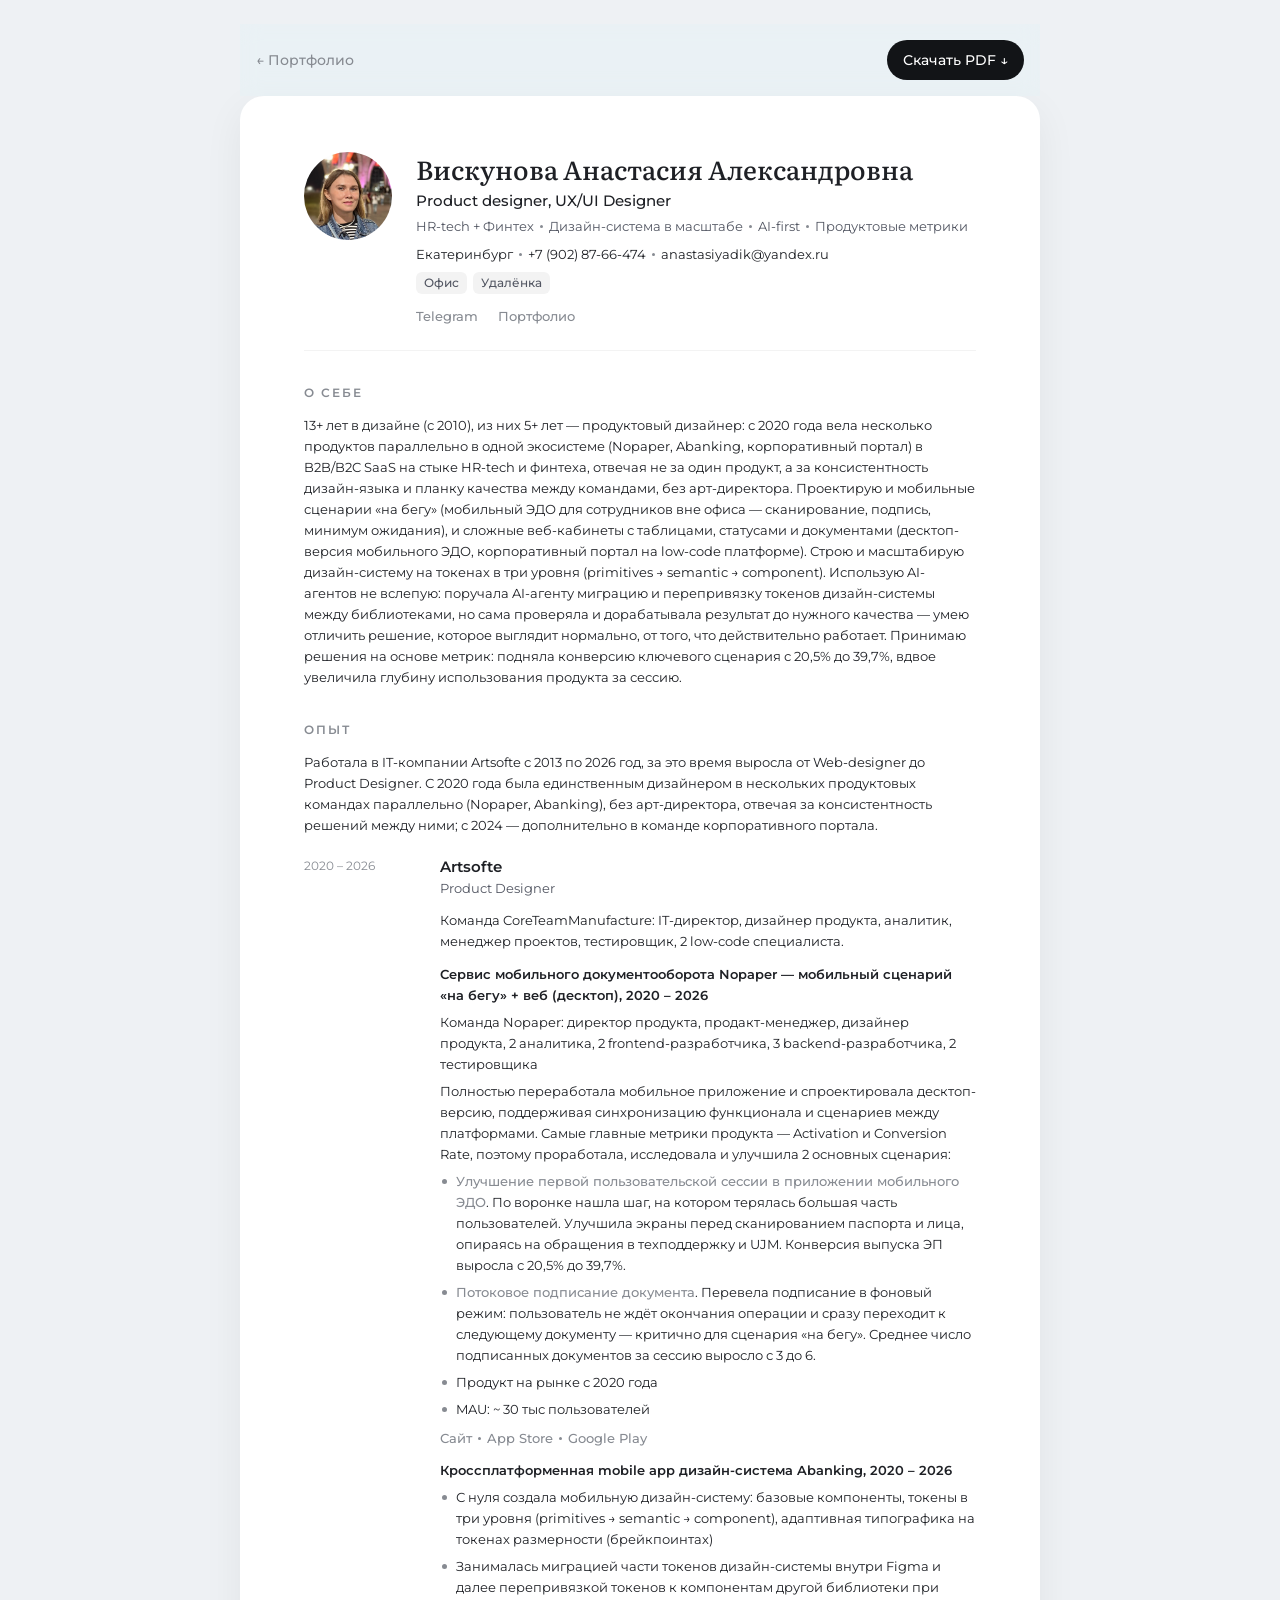
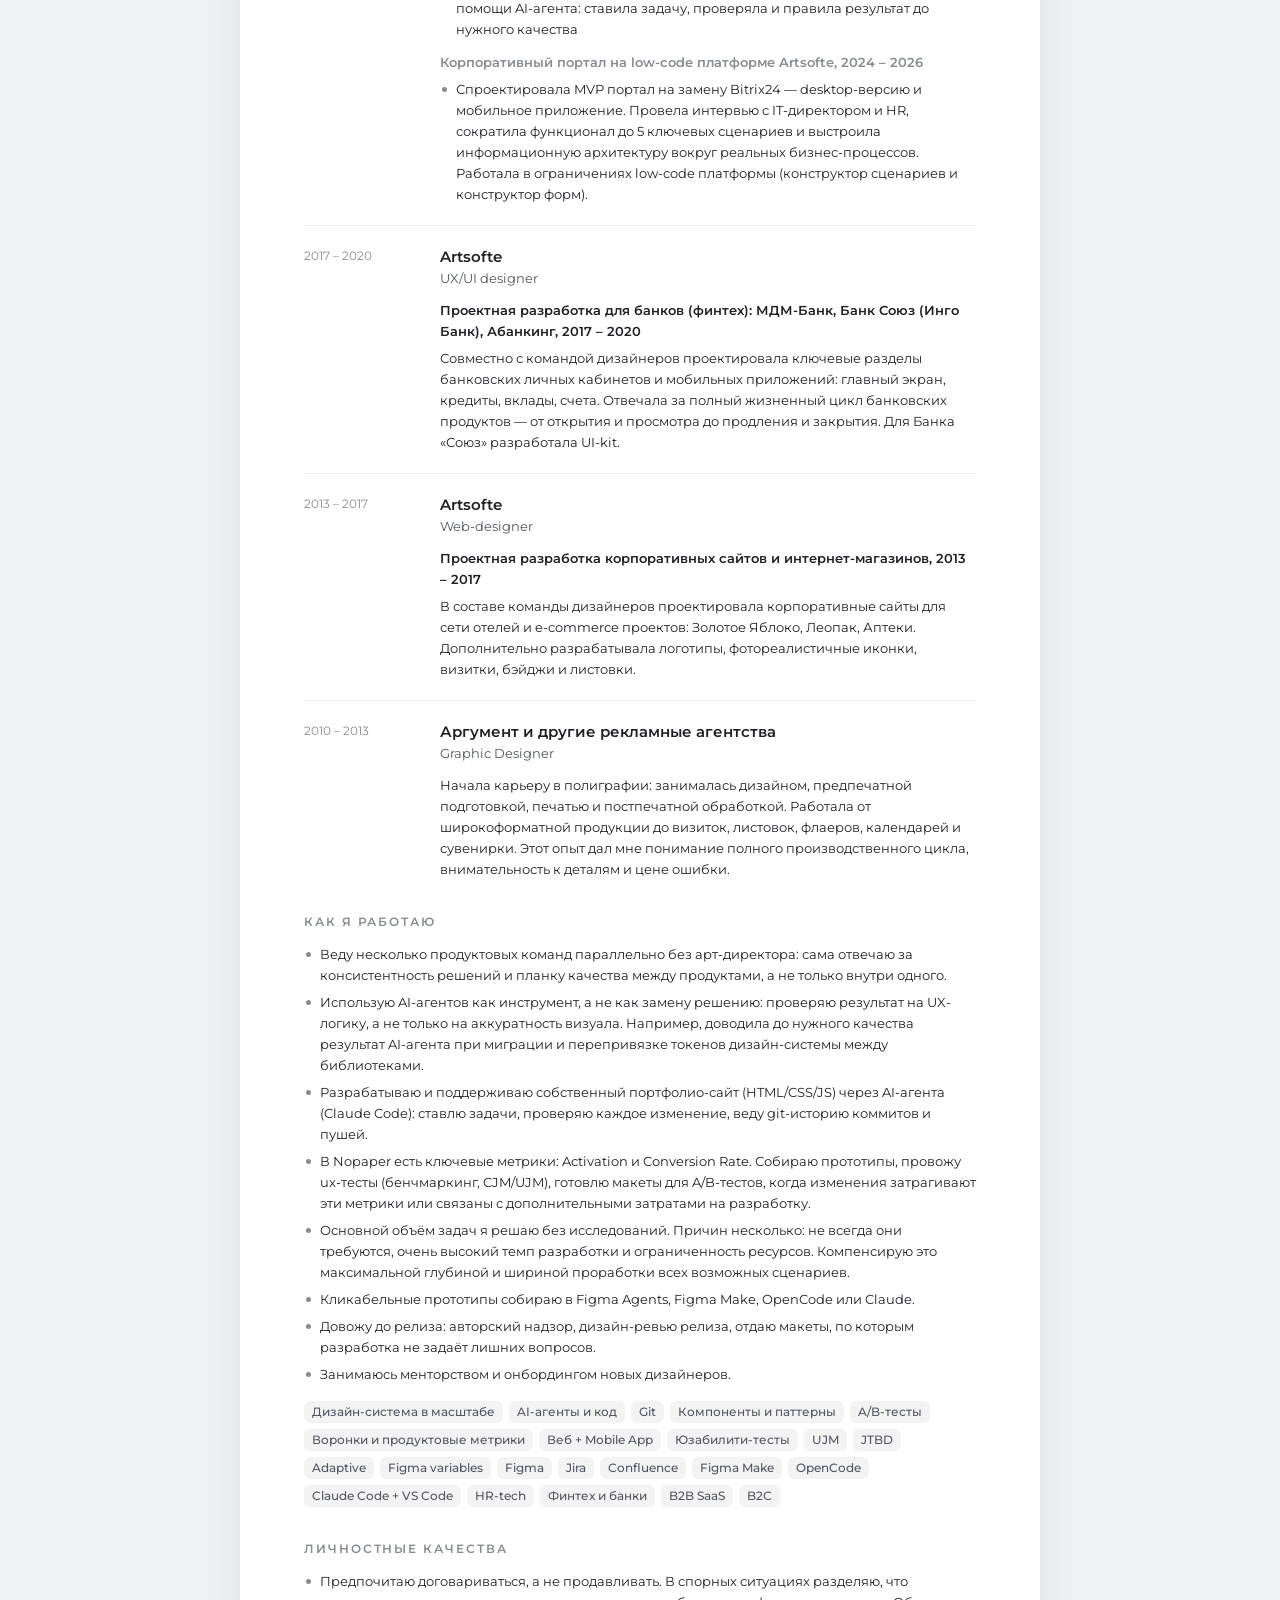
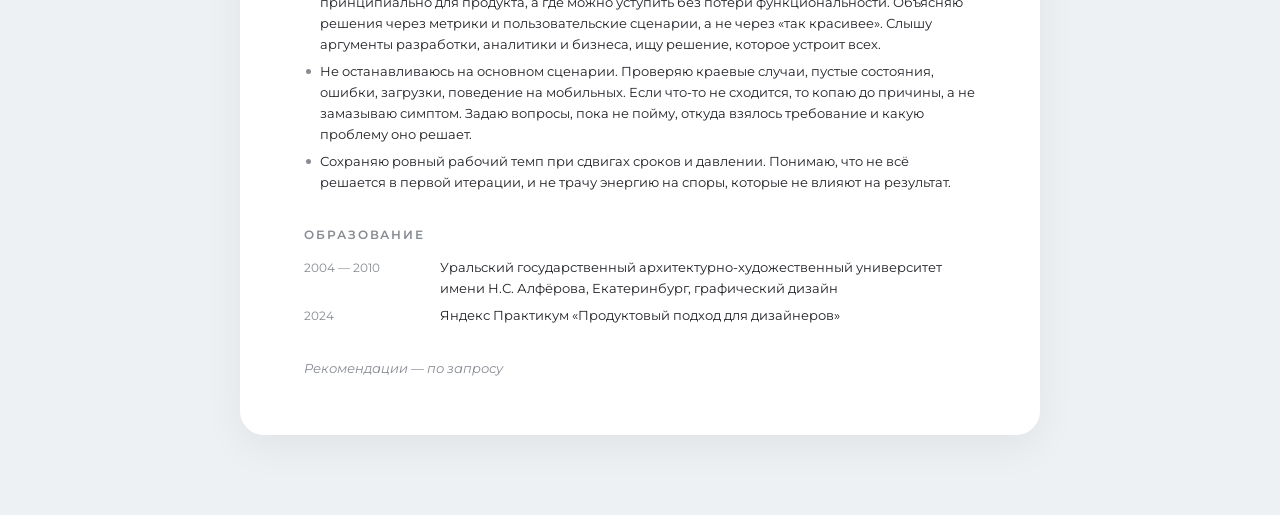
<file: resume-uxarchitect.html>
<!DOCTYPE html>
<html lang="ru">
<head>
<meta charset="UTF-8">
<meta name="viewport" content="width=device-width, initial-scale=1.0, viewport-fit=cover">
<meta name="robots" content="noindex">
<title>Резюме — Анастасия Вискунова</title>
<link rel="icon" type="image/svg+xml" href="assets/favicon.svg">
<link rel="icon" type="image/png" sizes="32x32" href="assets/favicon-32.png">
<link rel="icon" type="image/png" sizes="16x16" href="assets/favicon-16.png">
<link rel="apple-touch-icon" href="assets/apple-touch-icon.png">
<link rel="preconnect" href="https://fonts.googleapis.com">
<link rel="preconnect" href="https://fonts.gstatic.com" crossorigin>
<link href="https://fonts.googleapis.com/css2?family=Literata:wght@400;500;600&family=Montserrat:wght@400;500;600&display=swap" rel="stylesheet">
<link rel="stylesheet" href="tokens.css?v=202610200300">
<link rel="stylesheet" href="resume.css?v=202610222400">
</head>
<body>

<div class="resume-page">
  <nav class="resume-topbar" aria-label="Навигация">
    <a href="index.html" class="resume-topbar__back">← Портфолио</a>
    <button type="button" class="resume-topbar__pdf" onclick="window.print()">Скачать PDF ↓</button>
  </nav>

  <div class="resume">

    <div class="resume-header">
      <div class="resume-header__info">
        <div class="resume-name-block">
          <div class="resume-name-block__top">
            <h1 class="resume-name">Вискунова Анастасия Александровна</h1>
            <p class="resume-role">Product designer, UX/UI Designer</p>
            <div class="resume-tags-inline">
              <span>HR-tech + Финтех</span>
              <span class="resume-tags-inline__sep"></span>
              <span>Дизайн-система в масштабе</span>
              <span class="resume-tags-inline__sep"></span>
              <span>AI-first</span>
              <span class="resume-tags-inline__sep"></span>
              <span>Продуктовые метрики</span>
            </div>
          </div>

          <div class="resume-contact-row">
            <span>Екатеринбург</span>
            <span class="resume-contact-row__sep"></span>
            <span>+7 (902) 87-66-474</span>
            <span class="resume-contact-row__sep"></span>
            <a href="mailto:anastasiyadik@yandex.ru">anastasiyadik@yandex.ru</a>
          </div>

          <div class="resume-format-tags">
            <span>Офис</span>
            <span>Удалёнка</span>
          </div>
        </div>

        <div class="resume-links">
          <a href="https://t.me/A_Kid87" target="_blank" rel="noopener">Telegram</a>
          <a href="https://adik24164-ux.github.io/index.html" target="_blank" rel="noopener">Портфолио</a>
        </div>
      </div>

      <div class="resume-photo">
        <img src="assets/resume-photo.png" alt="Анастасия Вискунова">
      </div>
    </div>

    <div class="resume-body">

      <section class="resume-section">
        <h2 class="resume-section-title">О себе</h2>
        <p class="resume-p">13+ лет в дизайне (с 2010), из них 5+ лет — продуктовый дизайнер: с 2020 года вела несколько продуктов параллельно в одной экосистеме (Nopaper, Abanking, корпоративный портал) в B2B/B2C SaaS на стыке HR-tech и финтеха, отвечая не за один продукт, а за консистентность дизайн-языка и планку качества между командами, без арт-директора. Проектирую и мобильные сценарии «на бегу» (мобильный ЭДО для сотрудников вне офиса — сканирование, подпись, минимум ожидания), и сложные веб-кабинеты с таблицами, статусами и документами (десктоп-версия мобильного ЭДО, корпоративный портал на low-code платформе). Строю и масштабирую дизайн-систему на токенах в три уровня (primitives → semantic → component). Использую AI-агентов не вслепую: поручала AI-агенту миграцию и перепривязку токенов дизайн-системы между библиотеками, но сама проверяла и дорабатывала результат до нужного качества — умею отличить решение, которое выглядит нормально, от того, что действительно работает. Принимаю решения на основе метрик: подняла конверсию ключевого сценария с 20,5% до 39,7%, вдвое увеличила глубину использования продукта за сессию.</p>
      </section>

      <section class="resume-section">
        <h2 class="resume-section-title">Опыт</h2>
        <p class="resume-p">Работала в IT-компании Artsofte с 2013 по 2026 год, за это время выросла от Web-designer до Product Designer. С 2020 года была единственным дизайнером в нескольких продуктовых командах параллельно (Nopaper, Abanking), без арт-директора, отвечая за консистентность решений между ними; с 2024 — дополнительно в команде корпоративного портала.</p>

        <div class="resume-jobs">

          <article class="resume-job">
            <p class="resume-job__dates">2020 – 2026</p>
            <div class="resume-job__main">
              <div class="resume-job__head">
                <h3 class="resume-job__company">Artsofte</h3>
                <p class="resume-job__role">Product Designer</p>
              </div>

            <p class="resume-p">Команда CoreTeamManufacture: IT-директор, дизайнер продукта, аналитик, менеджер проектов, тестировщик, 2 low-code специалиста.</p>

            <div class="resume-job__entry">
              <p class="resume-job__project resume-job__project--plain">Сервис мобильного документооборота Nopaper — мобильный сценарий «на бегу» + веб (десктоп), 2020 – 2026</p>
              <p class="resume-p">Команда Nopaper: директор продукта, продакт-менеджер, дизайнер продукта, 2 аналитика, 2 frontend-разработчика, 3 backend-разработчика, 2 тестировщика</p>
              <p class="resume-p">Полностью переработала мобильное приложение и спроектировала десктоп-версию, поддерживая синхронизацию функционала и сценариев между платформами. Самые главные метрики продукта — Activation и Conversion Rate, поэтому проработала, исследовала и улучшила 2 основных сценария:</p>
              <ul class="resume-list">
                <li><a href="project-edo-onboarding.html">Улучшение первой пользовательской сессии в приложении мобильного ЭДО</a>. По воронке нашла шаг, на котором терялась большая часть пользователей. Улучшила экраны перед сканированием паспорта и лица, опираясь на обращения в техподдержку и UJM. Конверсия выпуска ЭП выросла с 20,5% до 39,7%.</li>
                <li><a href="project-streaming-signing.html">Потоковое подписание документа</a>. Перевела подписание в фоновый режим: пользователь не ждёт окончания операции и сразу переходит к следующему документу — критично для сценария «на бегу». Среднее число подписанных документов за сессию выросло с 3 до 6.</li>
                <li>Продукт на рынке с 2020 года</li>
                <li>MAU: ~ 30 тыс пользователей</li>
              </ul>
              <p class="resume-job__links">
                <a href="https://nopaper.ru/" target="_blank" rel="noopener">Сайт</a>
                <span class="resume-job__links-sep"></span>
                <a href="https://apps.apple.com/ru/app/nopaper/id1537379587" target="_blank" rel="noopener">App Store</a>
                <span class="resume-job__links-sep"></span>
                <a href="https://play.google.com/store/apps/details?id=com.abanking.nopaperlkk&pli=1" target="_blank" rel="noopener">Google Play</a>
              </p>
            </div>

            <div class="resume-job__entry">
              <p class="resume-job__project resume-job__project--plain">Кроссплатформенная mobile app дизайн-система Abanking, 2020 – 2026</p>
              <ul class="resume-list">
                <li>С нуля создала мобильную дизайн-систему: базовые компоненты, токены в три уровня (primitives → semantic → component), адаптивная типографика на токенах размерности (брейкпоинтах)</li>
                <li>Занималась миграцией части токенов дизайн-системы внутри Figma и далее перепривязкой токенов к компонентам другой библиотеки при помощи AI-агента: ставила задачу, проверяла и правила результат до нужного качества</li>
              </ul>
            </div>

            <div class="resume-job__entry">
              <p class="resume-job__project"><a href="project-corporate-portal.html">Корпоративный портал на low-code платформе Artsofte, 2024 – 2026</a></p>
              <ul class="resume-list">
                <li>Спроектировала MVP портал на замену Bitrix24 — desktop-версию и мобильное приложение. Провела интервью с IT-директором и HR, сократила функционал до 5 ключевых сценариев и выстроила информационную архитектуру вокруг реальных бизнес-процессов. Работала в ограничениях low-code платформы (конструктор сценариев и конструктор форм).</li>
              </ul>
            </div>
            </div>
          </article>

          <article class="resume-job">
            <p class="resume-job__dates">2017 – 2020</p>
            <div class="resume-job__main">
              <div class="resume-job__head">
                <h3 class="resume-job__company">Artsofte</h3>
                <p class="resume-job__role">UX/UI designer</p>
              </div>
            <div class="resume-job__entry">
              <p class="resume-job__project resume-job__project--plain">Проектная разработка для банков (финтех): МДМ-Банк, Банк Союз (Инго Банк), Абанкинг, 2017 – 2020</p>
              <p class="resume-p">Совместно с командой дизайнеров проектировала ключевые разделы банковских личных кабинетов и мобильных приложений: главный экран, кредиты, вклады, счета. Отвечала за полный жизненный цикл банковских продуктов — от открытия и просмотра до продления и закрытия. Для Банка «Союз» разработала UI-kit.</p>
            </div>
            </div>
          </article>

          <article class="resume-job">
            <p class="resume-job__dates">2013 – 2017</p>
            <div class="resume-job__main">
              <div class="resume-job__head">
                <h3 class="resume-job__company">Artsofte</h3>
                <p class="resume-job__role">Web-designer</p>
              </div>
            <div class="resume-job__entry">
              <p class="resume-job__project resume-job__project--plain">Проектная разработка корпоративных сайтов и интернет-магазинов, 2013 – 2017</p>
              <p class="resume-p">В составе команды дизайнеров проектировала корпоративные сайты для сети отелей и e-commerce проектов: Золотое Яблоко, Леопак, Аптеки. Дополнительно разрабатывала логотипы, фотореалистичные иконки, визитки, бэйджи и листовки.</p>
            </div>
            </div>
          </article>

          <article class="resume-job">
            <p class="resume-job__dates">2010 – 2013</p>
            <div class="resume-job__main">
              <div class="resume-job__head">
                <h3 class="resume-job__company">Аргумент и другие рекламные агентства</h3>
                <p class="resume-job__role">Graphic Designer</p>
              </div>
            <p class="resume-p">Начала карьеру в полиграфии: занималась дизайном, предпечатной подготовкой, печатью и постпечатной обработкой. Работала от широкоформатной продукции до визиток, листовок, флаеров, календарей и сувенирки. Этот опыт дал мне понимание полного производственного цикла, внимательность к деталям и цене ошибки.</p>
            </div>
          </article>

        </div>
      </section>

      <section class="resume-section">
        <h2 class="resume-section-title">Как я работаю</h2>
        <ul class="resume-list">
          <li>Веду несколько продуктовых команд параллельно без арт-директора: сама отвечаю за консистентность решений и планку качества между продуктами, а не только внутри одного.</li>
          <li>Использую AI-агентов как инструмент, а не как замену решению: проверяю результат на UX-логику, а не только на аккуратность визуала. Например, доводила до нужного качества результат AI-агента при миграции и перепривязке токенов дизайн-системы между библиотеками.</li>
          <li>Разрабатываю и поддерживаю собственный портфолио-сайт (HTML/CSS/JS) через AI-агента (Claude Code): ставлю задачи, проверяю каждое изменение, веду git-историю коммитов и пушей.</li>
          <li>В Nopaper есть ключевые метрики: Activation и Conversion Rate. Собираю прототипы, провожу ux-тесты (бенчмаркинг, CJM/UJM), готовлю макеты для A/B-тестов, когда изменения затрагивают эти метрики или связаны с дополнительными затратами на разработку.</li>
          <li>Основной объём задач я решаю без исследований. Причин несколько: не всегда они требуются, очень высокий темп разработки и ограниченность ресурсов. Компенсирую это максимальной глубиной и шириной проработки всех возможных сценариев.</li>
          <li>Кликабельные прототипы собираю в Figma Agents, Figma Make, OpenCode или Claude.</li>
          <li>Довожу до релиза: авторский надзор, дизайн-ревью релиза, отдаю макеты, по которым разработка не задаёт лишних вопросов.</li>
          <li>Занимаюсь менторством и онбордингом новых дизайнеров.</li>
        </ul>
        <div class="resume-skill-tags">
          <span>Дизайн-система в масштабе</span>
          <span>AI-агенты и код</span>
          <span>Git</span>
          <span>Компоненты и паттерны</span>
          <span>A/B-тесты</span>
          <span>Воронки и продуктовые метрики</span>
          <span>Веб + Mobile App</span>
          <span>Юзабилити-тесты</span>
          <span>UJM</span>
          <span>JTBD</span>
          <span>Adaptive</span>
          <span>Figma variables</span>
          <span>Figma</span>
          <span>Jira</span>
          <span>Confluence</span>
          <span>Figma Make</span>
          <span>OpenCode</span>
          <span>Claude Code + VS Code</span>
          <span>HR-tech</span>
          <span>Финтех и банки</span>
          <span>B2B SaaS</span>
          <span>B2C</span>
        </div>
      </section>

      <section class="resume-section">
        <h2 class="resume-section-title">Личностные качества</h2>
        <ul class="resume-list">
          <li>Предпочитаю договариваться, а не продавливать. В спорных ситуациях разделяю, что принципиально для продукта, а где можно уступить без потери функциональности. Объясняю решения через метрики и пользовательские сценарии, а не через «так красивее». Слышу аргументы разработки, аналитики и бизнеса, ищу решение, которое устроит всех.</li>
          <li>Не останавливаюсь на основном сценарии. Проверяю краевые случаи, пустые состояния, ошибки, загрузки, поведение на мобильных. Если что-то не сходится, то копаю до причины, а не замазываю симптом. Задаю вопросы, пока не пойму, откуда взялось требование и какую проблему оно решает.</li>
          <li>Сохраняю ровный рабочий темп при сдвигах сроков и давлении. Понимаю, что не всё решается в первой итерации, и не трачу энергию на споры, которые не влияют на результат.</li>
        </ul>
      </section>

      <section class="resume-section">
        <h2 class="resume-section-title">Образование</h2>
        <div class="resume-edu-list">
          <p class="resume-edu-row"><strong>2004 — 2010</strong> <span>Уральский государственный архитектурно-художественный университет имени Н.С. Алфёрова, Екатеринбург, графический дизайн</span></p>
          <p class="resume-edu-row"><strong>2024</strong> <span>Яндекс Практикум «Продуктовый подход для дизайнеров»</span></p>
        </div>
      </section>

    </div>

    <p class="resume-footnote">Рекомендации — по запросу</p>

  </div>
</div>

</body>
</html>
</file>
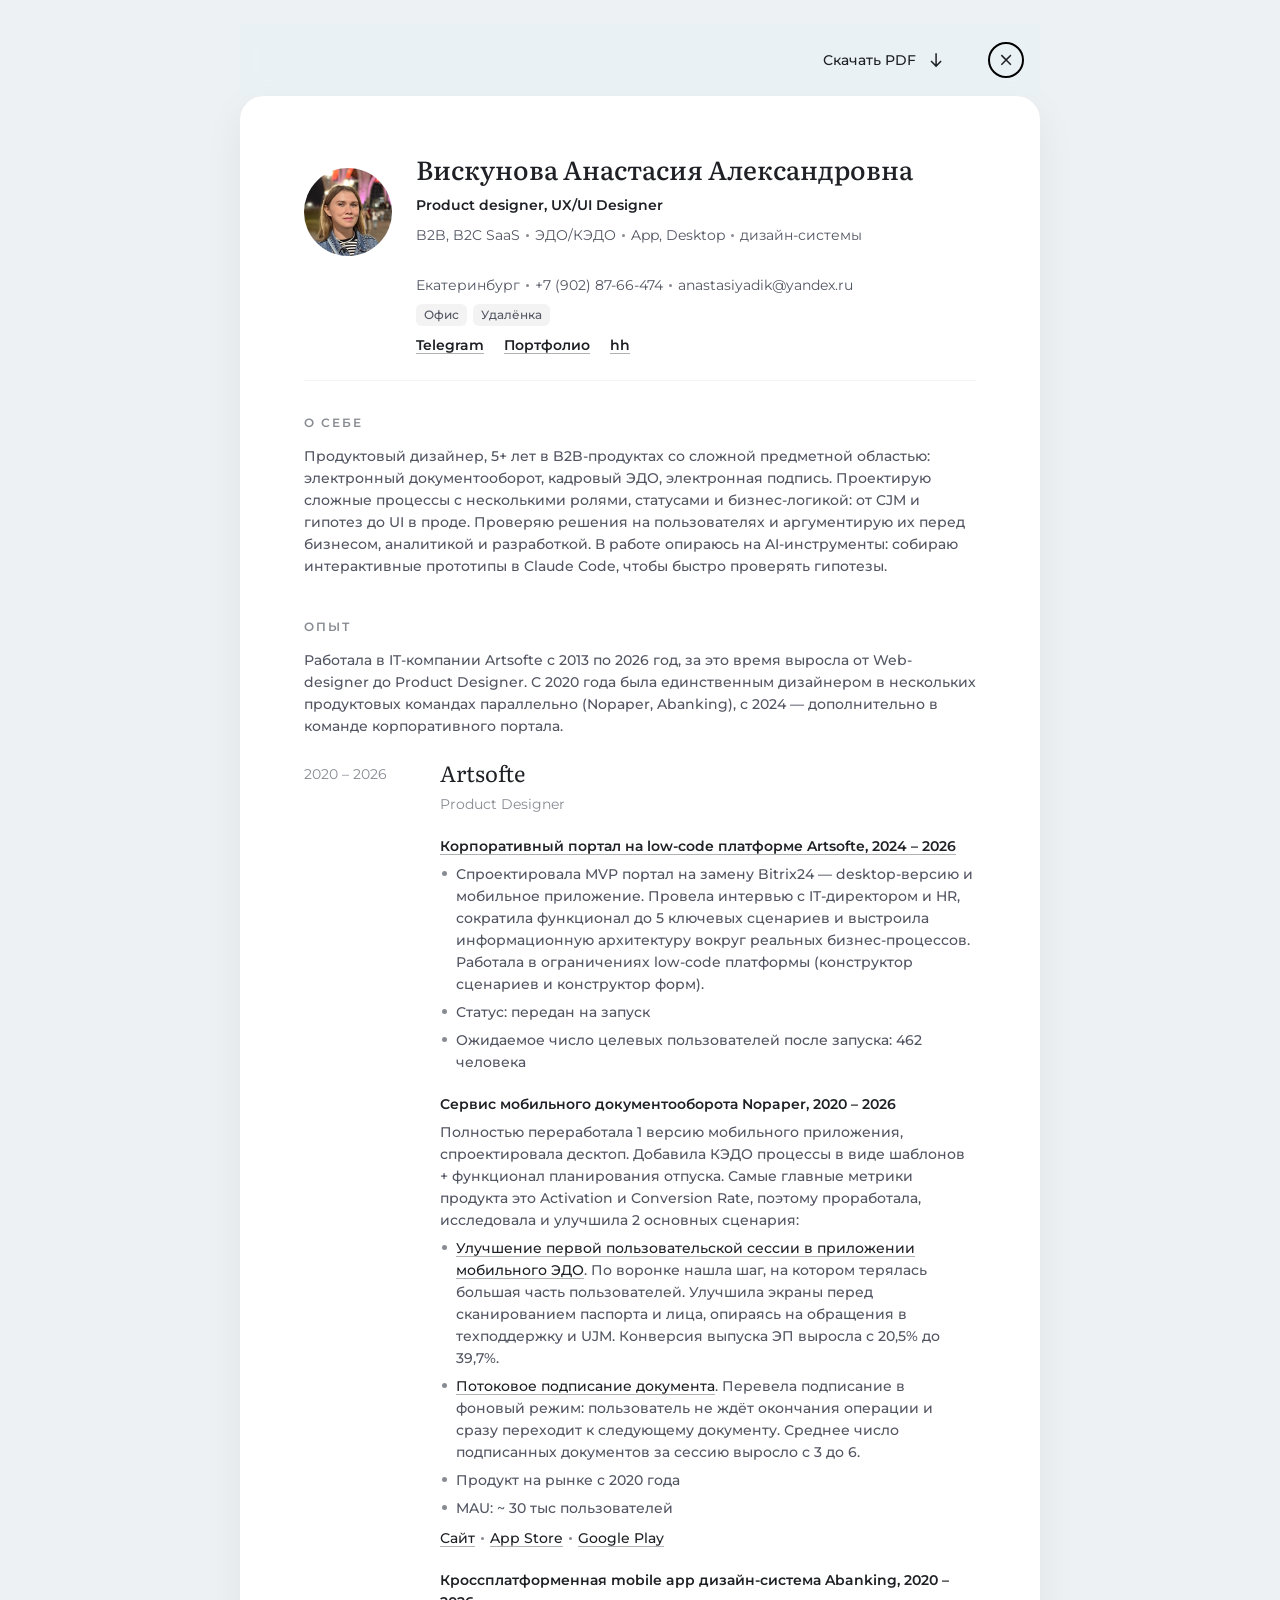
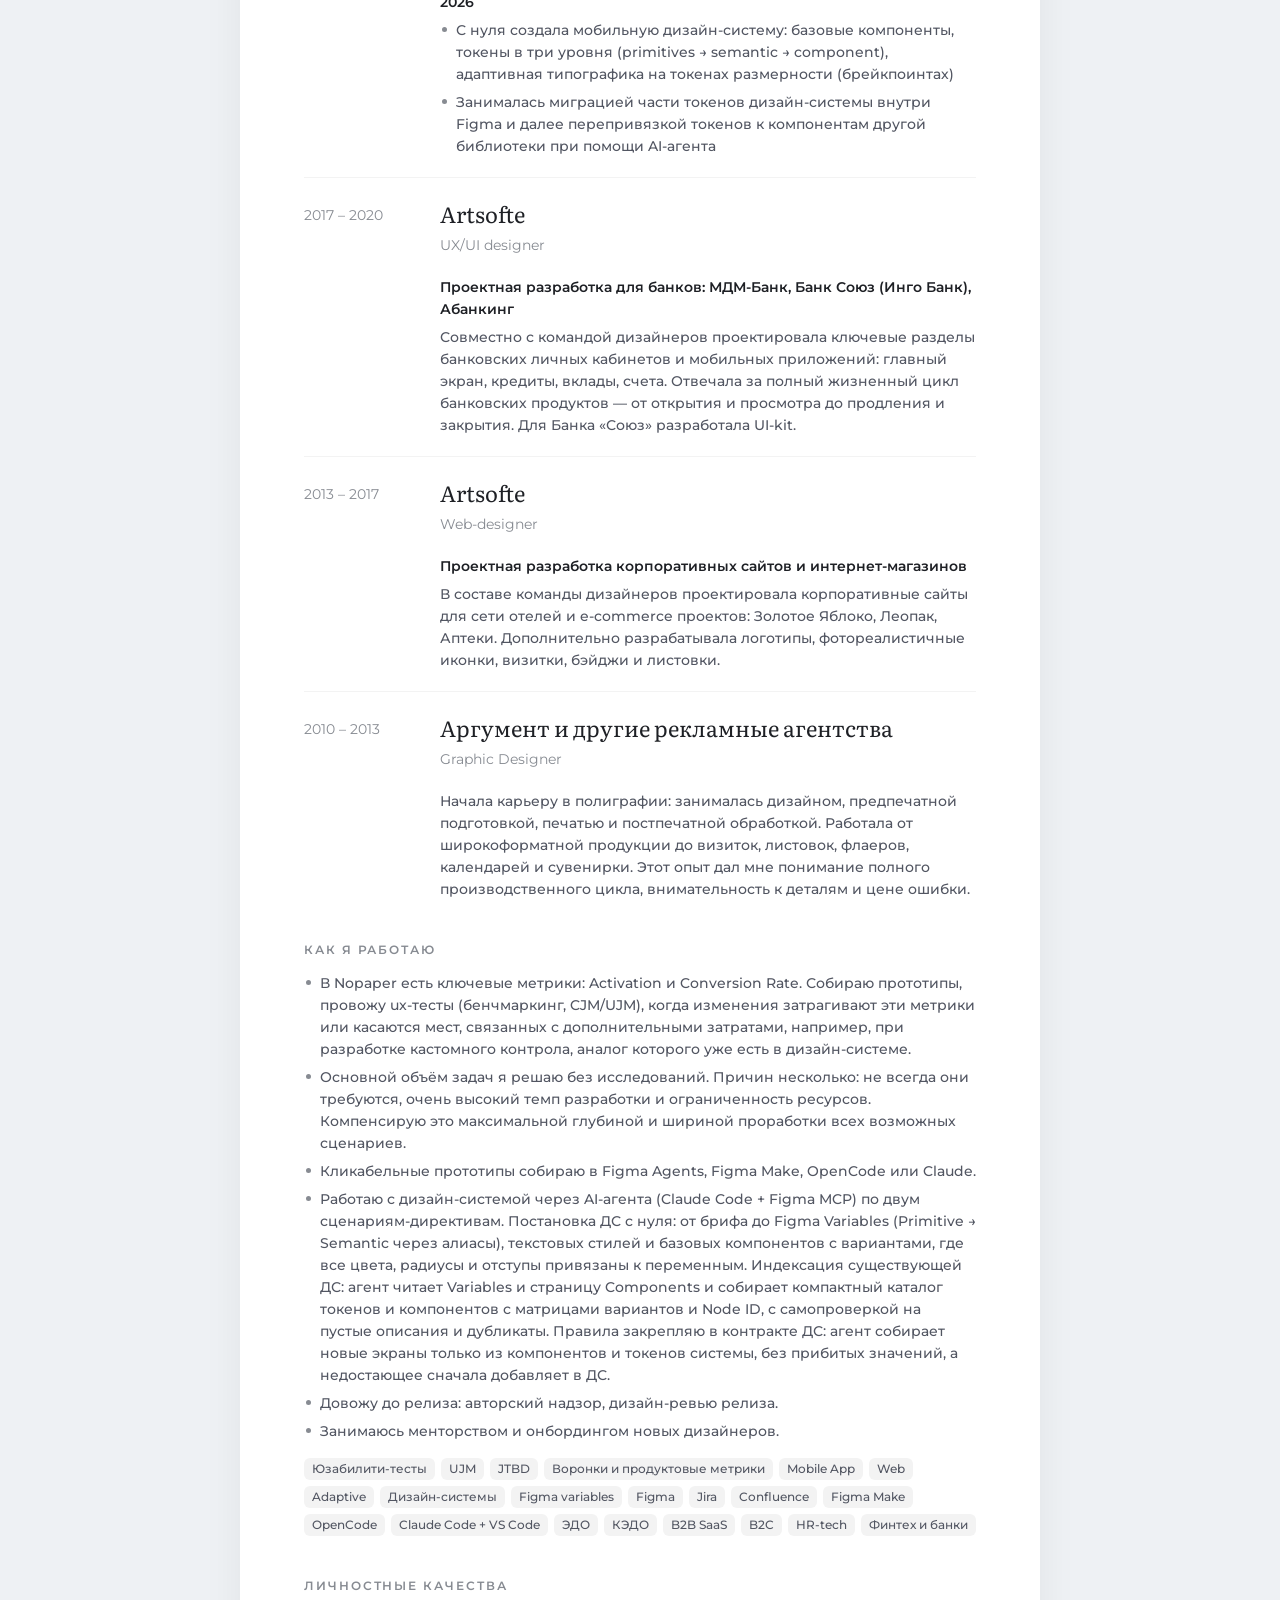
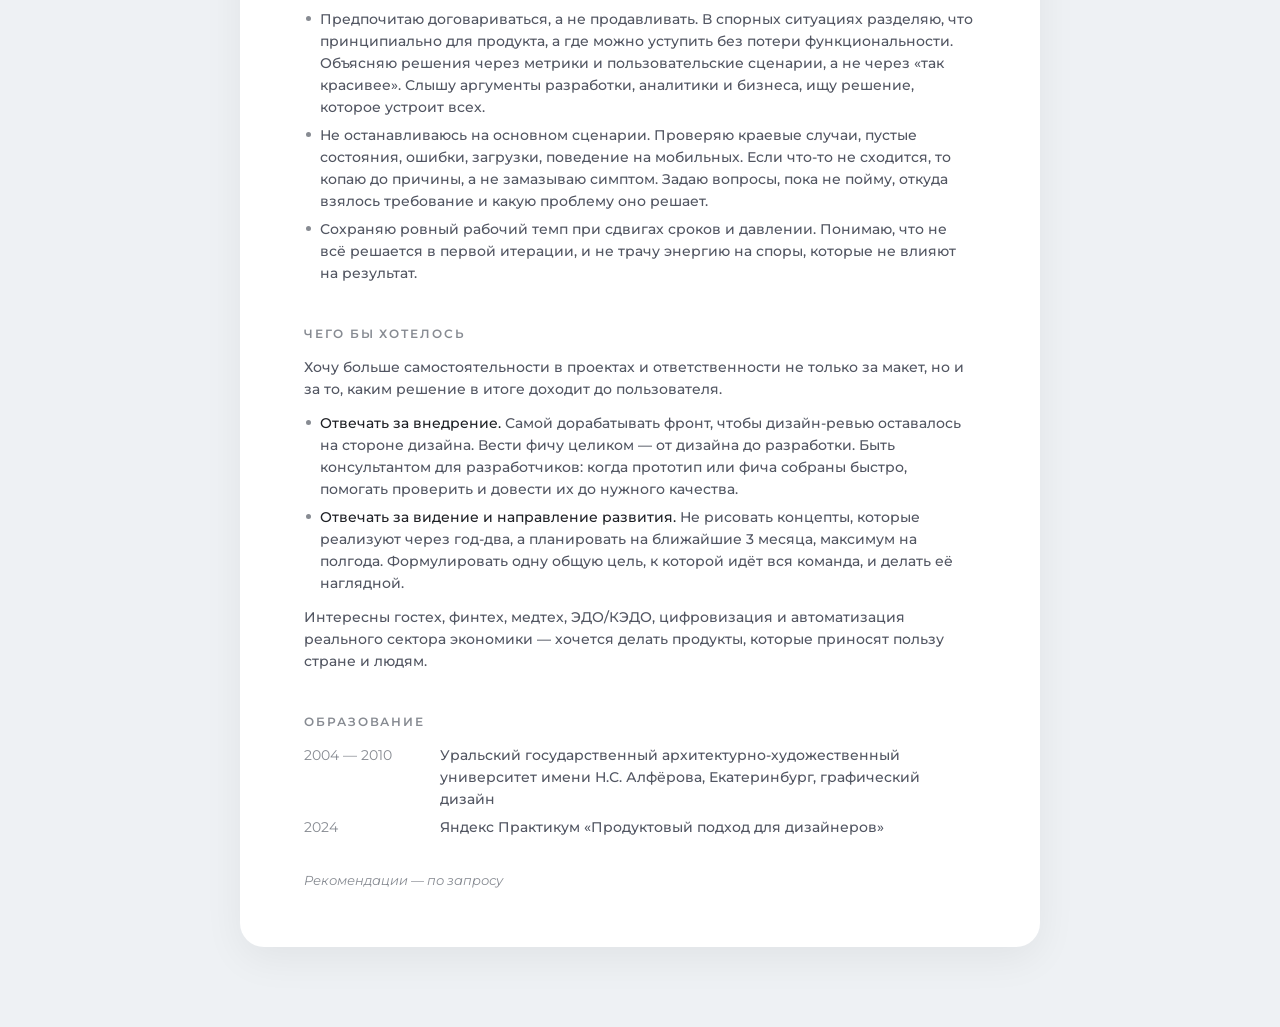
<file: resume.html>
<!DOCTYPE html>
<html lang="ru">
<head>
<meta charset="UTF-8">
<meta name="viewport" content="width=device-width, initial-scale=1.0, viewport-fit=cover">
<title>Резюме — Анастасия Вискунова</title>
<link rel="icon" type="image/svg+xml" href="assets/favicon.svg">
<link rel="icon" type="image/png" sizes="32x32" href="assets/favicon-32.png">
<link rel="icon" type="image/png" sizes="16x16" href="assets/favicon-16.png">
<link rel="apple-touch-icon" href="assets/apple-touch-icon.png">
<link rel="preconnect" href="https://fonts.googleapis.com">
<link rel="preconnect" href="https://fonts.gstatic.com" crossorigin>
<link href="https://fonts.googleapis.com/css2?family=Literata:wght@400;500;600&family=Montserrat:wght@400;500;600&display=swap" rel="stylesheet">
<link rel="stylesheet" href="tokens.css?v=202610200400">
<link rel="stylesheet" href="resume.css?v=202610222400">
</head>
<body class="resume-main">

<div class="resume-page">
  <nav class="resume-topbar" aria-label="Действия с резюме">
    <a href="assets/Viskunova_Anastasia_CV.pdf" class="resume-topbar__download" download="Viskunova_Anastasia_CV.pdf" data-pdf-download>
      <span class="resume-topbar__download-label">Скачать PDF</span>
      <span class="resume-topbar__icon" aria-hidden="true">
        <svg class="resume-topbar__arrow" width="24" height="24" viewBox="0 0 24 24" fill="none" focusable="false"><path d="M7.5859 12.543L11.3359 16.293L11.3359 5.35352L12.8359 5.35352L12.8359 16.293L16.5859 12.543L17.6465 13.6035L12.0859 19.1641L6.5254 13.6035L7.5859 12.543Z" fill="currentColor"/></svg>
        <svg class="resume-topbar__spinner" width="24" height="24" viewBox="0 0 24 24" fill="none" focusable="false"><circle cx="12" cy="12" r="7.25" stroke="currentColor" stroke-width="1.5" opacity="0.25"/><path d="M12 4.75a7.25 7.25 0 0 1 7.25 7.25" stroke="currentColor" stroke-width="1.5" stroke-linecap="round"/></svg>
      </span>
    </a>
    <a href="index.html" class="resume-topbar__close" aria-label="Закрыть резюме" data-resume-close>
      <svg width="24" height="24" viewBox="0 0 24 24" fill="none" aria-hidden="true" focusable="false"><path d="M6.80078 16.1563L7.33105 15.626L11.043 11.9131L6.80078 7.6709L7.86133 6.61035L12.1035 10.8525L15.8164 7.14063L16.3467 6.61035L17.4072 7.6709L16.877 8.20117L13.1641 11.9131L17.4072 16.1562L16.3467 17.2168L12.1035 12.9736L8.3916 16.6865L7.86133 17.2168L6.80078 16.1563Z" fill="currentColor"/></svg>
    </a>
  </nav>

  <div class="resume">

    <div class="resume-header">
      <div class="resume-header__info">
        <div class="resume-name-block">
          <div class="resume-name-block__top">
            <h1 class="resume-name">Вискунова Анастасия Александровна</h1>
            <p class="resume-role">Product designer, UX/UI Designer</p>
            <div class="resume-tags-inline">
              <span>B2B, B2C SaaS</span>
              <span class="resume-tags-inline__sep"></span>
              <span>ЭДО/КЭДО</span>
              <span class="resume-tags-inline__sep"></span>
              <span>App, Desktop</span>
              <span class="resume-tags-inline__sep"></span>
              <span>дизайн-системы</span>
            </div>
          </div>

          <div class="resume-contact-row">
            <span>Екатеринбург</span>
            <span class="resume-contact-row__sep"></span>
            <span>+7 (902) 87-66-474</span>
            <span class="resume-contact-row__sep"></span>
            <a href="mailto:anastasiyadik@yandex.ru">anastasiyadik@yandex.ru</a>
          </div>

          <div class="resume-format-tags">
            <span>Офис</span>
            <span>Удалёнка</span>
          </div>
        </div>

        <div class="resume-links">
          <a href="https://t.me/A_Kid87" target="_blank" rel="noopener">Telegram</a>
          <a href="https://adik24164-ux.github.io/index.html" target="_blank" rel="noopener">Портфолио</a>
          <a href="https://ekaterinburg.hh.ru/resume/36e8bacaff00a4e2520039ed1f736563726574" target="_blank" rel="noopener">hh</a>
        </div>
      </div>

      <div class="resume-photo">
        <img src="assets/resume-photo.png" alt="Анастасия Вискунова">
      </div>
    </div>

    <div class="resume-body">

      <section class="resume-section">
        <h2 class="resume-section-title">О себе</h2>
        <p class="resume-p">Продуктовый дизайнер, 5+ лет в B2B-продуктах со сложной предметной областью: электронный документооборот, кадровый ЭДО, электронная подпись. Проектирую сложные процессы с несколькими ролями, статусами и бизнес-логикой: от CJM и гипотез до UI в проде. Проверяю решения на пользователях и аргументирую их перед бизнесом, аналитикой и разработкой. В работе опираюсь на AI-инструменты: собираю интерактивные прототипы в Claude Code, чтобы быстро проверять гипотезы.</p>
      </section>

      <section class="resume-section">
        <h2 class="resume-section-title">Опыт</h2>
        <p class="resume-p">Работала в IT-компании Artsofte с 2013 по 2026 год, за это время выросла от Web-designer до Product Designer. С 2020 года была единственным дизайнером в нескольких продуктовых командах параллельно (Nopaper, Abanking), с 2024 — дополнительно в команде корпоративного портала.</p>

        <div class="resume-jobs">

          <article class="resume-job">
            <p class="resume-job__dates">2020 – 2026</p>
            <div class="resume-job__main">
              <div class="resume-job__head">
                <h3 class="resume-job__company">Artsofte</h3>
                <p class="resume-job__role">Product Designer</p>
              </div>

            <div class="resume-job__entry">
              <p class="resume-job__project"><a href="project-corporate-portal.html">Корпоративный портал на low-code платформе Artsofte, 2024 – 2026</a></p>
              <ul class="resume-list">
                <li>Спроектировала MVP портал на замену Bitrix24 — desktop-версию и мобильное приложение. Провела интервью с IT-директором и HR, сократила функционал до 5 ключевых сценариев и выстроила информационную архитектуру вокруг реальных бизнес-процессов. Работала в ограничениях low-code платформы (конструктор сценариев и конструктор форм).</li>
                <li>Статус: передан на запуск</li>
                <li>Ожидаемое число целевых пользователей после запуска: 462 человека</li>
              </ul>
            </div>

            <div class="resume-job__entry">
              <p class="resume-job__project resume-job__project--plain">Сервис мобильного документооборота Nopaper, 2020 – 2026</p>
              <p class="resume-p">Полностью переработала 1 версию мобильного приложения, спроектировала десктоп. Добавила КЭДО процессы в виде шаблонов + функционал планирования отпуска. Самые главные метрики продукта это Activation и Conversion Rate, поэтому проработала, исследовала и улучшила 2 основных сценария:</p>
              <ul class="resume-list">
                <li><a href="project-edo-onboarding.html">Улучшение первой пользовательской сессии в приложении мобильного ЭДО</a>. По воронке нашла шаг, на котором терялась большая часть пользователей. Улучшила экраны перед сканированием паспорта и лица, опираясь на обращения в техподдержку и UJM. Конверсия выпуска ЭП выросла с 20,5% до 39,7%.</li>
                <li><a href="project-streaming-signing.html">Потоковое подписание документа</a>. Перевела подписание в фоновый режим: пользователь не ждёт окончания операции и сразу переходит к следующему документу. Среднее число подписанных документов за сессию выросло с 3 до 6.</li>
                <li>Продукт на рынке с 2020 года</li>
                <li>MAU: ~ 30 тыс пользователей</li>
              </ul>
              <p class="resume-job__links">
                <a href="https://nopaper.ru/" target="_blank" rel="noopener">Сайт</a>
                <span class="resume-job__links-sep"></span>
                <a href="https://apps.apple.com/ru/app/nopaper/id1537379587" target="_blank" rel="noopener">App Store</a>
                <span class="resume-job__links-sep"></span>
                <a href="https://play.google.com/store/apps/details?id=com.abanking.nopaperlkk&pli=1" target="_blank" rel="noopener">Google Play</a>
              </p>
            </div>

            <div class="resume-job__entry">
              <p class="resume-job__project resume-job__project--plain">Кроссплатформенная mobile app дизайн-система Abanking, 2020 – 2026</p>
              <ul class="resume-list">
                <li>С нуля создала мобильную дизайн-систему: базовые компоненты, токены в три уровня (primitives → semantic → component), адаптивная типографика на токенах размерности (брейкпоинтах)</li>
                <li>Занималась миграцией части токенов дизайн-системы внутри Figma и далее перепривязкой токенов к компонентам другой библиотеки при помощи AI-агента</li>
              </ul>
            </div>
            </div>
          </article>

          <article class="resume-job">
            <p class="resume-job__dates">2017 – 2020</p>
            <div class="resume-job__main">
              <div class="resume-job__head">
                <h3 class="resume-job__company">Artsofte</h3>
                <p class="resume-job__role">UX/UI designer</p>
              </div>
            <div class="resume-job__entry">
              <p class="resume-job__project resume-job__project--plain">Проектная разработка для банков: МДМ-Банк, Банк Союз (Инго Банк), Абанкинг</p>
              <p class="resume-p">Совместно с командой дизайнеров проектировала ключевые разделы банковских личных кабинетов и мобильных приложений: главный экран, кредиты, вклады, счета. Отвечала за полный жизненный цикл банковских продуктов — от открытия и просмотра до продления и закрытия. Для Банка «Союз» разработала UI-kit.</p>
            </div>
            </div>
          </article>

          <article class="resume-job">
            <p class="resume-job__dates">2013 – 2017</p>
            <div class="resume-job__main">
              <div class="resume-job__head">
                <h3 class="resume-job__company">Artsofte</h3>
                <p class="resume-job__role">Web-designer</p>
              </div>
            <div class="resume-job__entry">
              <p class="resume-job__project resume-job__project--plain">Проектная разработка корпоративных сайтов и интернет-магазинов</p>
              <p class="resume-p">В составе команды дизайнеров проектировала корпоративные сайты для сети отелей и e-commerce проектов: Золотое Яблоко, Леопак, Аптеки. Дополнительно разрабатывала логотипы, фотореалистичные иконки, визитки, бэйджи и листовки.</p>
            </div>
            </div>
          </article>

          <article class="resume-job">
            <p class="resume-job__dates">2010 – 2013</p>
            <div class="resume-job__main">
              <div class="resume-job__head">
                <h3 class="resume-job__company">Аргумент и другие рекламные агентства</h3>
                <p class="resume-job__role">Graphic Designer</p>
              </div>
            <p class="resume-p">Начала карьеру в полиграфии: занималась дизайном, предпечатной подготовкой, печатью и постпечатной обработкой. Работала от широкоформатной продукции до визиток, листовок, флаеров, календарей и сувенирки. Этот опыт дал мне понимание полного производственного цикла, внимательность к деталям и цене ошибки.</p>
            </div>
          </article>

        </div>
      </section>

      <section class="resume-section">
        <h2 class="resume-section-title">Как я работаю</h2>
        <ul class="resume-list">
          <li>В Nopaper есть ключевые метрики: Activation и Conversion Rate. Собираю прототипы, провожу ux-тесты (бенчмаркинг, CJM/UJM), когда изменения затрагивают эти метрики или касаются мест, связанных с дополнительными затратами, например, при разработке кастомного контрола, аналог которого уже есть в дизайн-системе.</li>
          <li>Основной объём задач я решаю без исследований. Причин несколько: не всегда они требуются, очень высокий темп разработки и ограниченность ресурсов. Компенсирую это максимальной глубиной и шириной проработки всех возможных сценариев.</li>
          <li>Кликабельные прототипы собираю в Figma Agents, Figma Make, OpenCode или Claude.</li>
          <li>Работаю с дизайн-системой через AI-агента (Claude Code + Figma MCP) по двум сценариям-директивам. Постановка ДС с нуля: от брифа до Figma Variables (Primitive → Semantic через алиасы), текстовых стилей и базовых компонентов с вариантами, где все цвета, радиусы и отступы привязаны к переменным. Индексация существующей ДС: агент читает Variables и страницу Components и собирает компактный каталог токенов и компонентов с матрицами вариантов и Node ID, с самопроверкой на пустые описания и дубликаты. Правила закрепляю в контракте ДС: агент собирает новые экраны только из компонентов и токенов системы, без прибитых значений, а недостающее сначала добавляет в ДС.</li>
          <li>Довожу до релиза: авторский надзор, дизайн-ревью релиза.</li>
          <li>Занимаюсь менторством и онбордингом новых дизайнеров.</li>
        </ul>
        <div class="resume-skill-tags">
          <span>Юзабилити-тесты</span>
          <span>UJM</span>
          <span>JTBD</span>
          <span>Воронки и продуктовые метрики</span>
          <span>Mobile App</span>
          <span>Web</span>
          <span>Adaptive</span>
          <span>Дизайн-системы</span>
          <span>Figma variables</span>
          <span>Figma</span>
          <span>Jira</span>
          <span>Confluence</span>
          <span>Figma Make</span>
          <span>OpenCode</span>
          <span>Claude Code + VS Code</span>
          <span>ЭДО</span>
          <span>КЭДО</span>
          <span>B2B SaaS</span>
          <span>B2C</span>
          <span>HR-tech</span>
          <span>Финтех и банки</span>
        </div>
      </section>

      <section class="resume-section">
        <h2 class="resume-section-title">Личностные качества</h2>
        <ul class="resume-list">
          <li>Предпочитаю договариваться, а не продавливать. В спорных ситуациях разделяю, что принципиально для продукта, а где можно уступить без потери функциональности. Объясняю решения через метрики и пользовательские сценарии, а не через «так красивее». Слышу аргументы разработки, аналитики и бизнеса, ищу решение, которое устроит всех.</li>
          <li>Не останавливаюсь на основном сценарии. Проверяю краевые случаи, пустые состояния, ошибки, загрузки, поведение на мобильных. Если что-то не сходится, то копаю до причины, а не замазываю симптом. Задаю вопросы, пока не пойму, откуда взялось требование и какую проблему оно решает.</li>
          <li>Сохраняю ровный рабочий темп при сдвигах сроков и давлении. Понимаю, что не всё решается в первой итерации, и не трачу энергию на споры, которые не влияют на результат.</li>
        </ul>
      </section>

      <section class="resume-section">
        <h2 class="resume-section-title">Чего бы хотелось</h2>
        <p class="resume-p">Хочу больше самостоятельности в проектах и ответственности не только за макет, но и за то, каким решение в итоге доходит до пользователя.</p>
        <ul class="resume-list">
          <li><strong>Отвечать за внедрение.</strong> Самой дорабатывать фронт, чтобы дизайн-ревью оставалось на стороне дизайна. Вести фичу целиком — от дизайна до разработки. Быть консультантом для разработчиков: когда прототип или фича собраны быстро, помогать проверить и довести их до нужного качества.</li>
          <li><strong>Отвечать за видение и направление развития.</strong> Не рисовать концепты, которые реализуют через год-два, а планировать на ближайшие 3 месяца, максимум на полгода. Формулировать одну общую цель, к которой идёт вся команда, и делать её наглядной.</li>
        </ul>
        <p class="resume-p">Интересны гостех, финтех, медтех, ЭДО/КЭДО, цифровизация и автоматизация реального сектора экономики — хочется делать продукты, которые приносят пользу стране и людям.</p>
      </section>

      <section class="resume-section">
        <h2 class="resume-section-title">Образование</h2>
        <div class="resume-edu-list">
          <p class="resume-edu-row"><strong>2004 — 2010</strong> <span>Уральский государственный архитектурно-художественный университет имени Н.С. Алфёрова, Екатеринбург, графический дизайн</span></p>
          <p class="resume-edu-row"><strong>2024</strong> <span>Яндекс Практикум «Продуктовый подход для дизайнеров»</span></p>
        </div>
      </section>

    </div>

    <p class="resume-footnote">Рекомендации — по запросу</p>

  </div>
</div>

<script src="resume.js?v=202610201000"></script>
</body>
</html>
</file>
<file: tokens.css>
/* ==========================================================================
   DESIGN TOKENS
   Извлечено из Figma: pixelperfect.school, node 30:51
   Цвета, шрифты, размеры текста, отступы, радиусы, ширины layout.
   ========================================================================== */

:root {

  /* ---- Цвет / фон ---- */
  --bg-content: #ffffff;         /* фон страницы */
  --bg-inversion: #121417;       /* тёмная плашка (primary-кнопки) */
  --bg-accent: #e6f1f5;          /* светло-голубой фон hero и футер-бара */
  --bg-tag: #f3f3f3;             /* фон тега/чипа */

  /* ---- Цвет / текст ---- */
  --text-primary: #1e2025;       /* заголовки, основной текст */
  --text-secondary: #525662;     /* подписи статистики, вторичный текст */
  --text-tertiary: #878b92;      /* бренд-имя в футере */
  --text-nav: #868a95;           /* ссылки в шапке/футере */
  --text-white: #ffffff;         /* текст на тёмной кнопке */
  --icon-badge-bg: #525662;      /* фон кружка со стрелкой в кнопке (primary/default) */

  /* ---- Ссылки и Ghost-кнопки: hover/press ----
     Все ссылки на сайте и в резюме серые (text/tertiary) и темнеют до
     text/primary при наведении — как Ghost в UI Kit. Оранжевых
     hover/press-цветов больше нет (удалены 19.10.2026). */
  --btn-ghost-color-hover: #1e2025;

  /* ---- Шрифты ---- */
  --font-heading: 'Literata', serif;      /* заголовки: имя, hero, тайтлы карточек */
  --font-body: 'Montserrat', sans-serif;  /* весь параграфный текст, кнопки, теги */

  /* ---- Типографика (paragraph tokens) ---- */
  --text-p1-primary-size: 14px;
  --text-p1-primary-line: 22px;
  --text-p1-primary-weight: 500;           /* medium — кнопки, nav */

  --text-p1-secondary-size: 14px;
  --text-p1-secondary-line: 22px;
  --text-p1-secondary-weight: 400;         /* regular — теги, подписи статистики, мета */

  --text-p1-long-size: 14px;
  --text-p1-long-line: 22px;
  --text-p1-long-weight: 500;              /* medium — длинные параграфы (hero-текст, описание) */

  --text-brand-size: 15px;
  --text-brand-line: 22px;                 /* Literata Medium — бренд-имя */

  --text-stat-number-size: 24px;           /* Literata Regular — "16 лет" / номер шага "как я работаю" */
  --text-p1-selection-size: 14px;          /* Montserrat SemiBold — заголовки пунктов "как я работаю" */
  --text-p1-selection-line: 22px;
  --text-p1-selection-weight: 600;

  /* ---- Отступы (spacing scale) ---- */
  --space-4xs: 4px;
  --space-3xs: 8px;   /* s */
  --space-2xs: 9px;   /* зазор между тегами */
  --space-xs: 16px;
  --space-sm: 24px;   /* xl */
  --space-md: 32px;
  --space-lg: 40px;   /* 3xl */
  --space-xl: 56px;
  --space-2xl: 48px;

  /* ---- Радиусы ---- */
  --radius-pill: 9999px;   /* кнопки, аватар, hero-иконка */
  --radius-tag: 30px;      /* теги/чипы */
  --radius-card: 32px;     /* hero-блок */
  --radius-footer: 24px;   /* футер-бар */
  --radius-image-inner: 40px;
  /* Скругление иллюстраций (обложки проектов, картинки кейсов, макбук,
     видео-превью) — на маленьких экранах уменьшается шагами по 4px,
     см. адаптив в styles.css. */
  --radius-illustration: 32px;

  /* ---- Layout ---- */
  --content-width: 800px;      /* ширина колонки контента (и шапки, node 66314:719) */
  --page-padding-x: 107px;     /* внешние поля шапки/футера на десктопе */
}
</file>
<file: components.css>
/* ==========================================================================
   КОМПОНЕНТЫ
   Переиспользуемые UI-блоки, собранные на токенах из tokens.css
   ========================================================================== */

/* ---- Кнопка: белая pill-кнопка с тёмной обводкой (primary) ----
   Актуальный компонент (30:158/194/200, Default/hover/press): во всех
   трёх состояниях ОДИН и тот же шрифт — Montserrat Medium 14/22
   (p1-primary), вес больше нигде не переключается. Паддинг 9/16 во всех
   состояниях, и в метаданных Figma рамка Default (136×40) и заливка
   hover/press без рамки (тоже 136×40) — одного размера: рамка не влияет
   на габариты компонента. Поэтому рамка сделана через outline с
   отрицательным offset (не border) — outline никогда не участвует в
   box-модели, так что паддинг/ширина/высота идентичны во всех
   состояниях и ничего не дёргается. Из-за того, что вес текста теперь
   не меняется, старый трюк с дублированием текста (.btn__ghost/.btn__label)
   для резервирования ширины больше не нужен — один обычный текстовый узел. */
.btn {
  display: inline-flex;
  align-items: center;
  justify-content: center;
  padding: 9px 16px;
  border-radius: var(--radius-pill);
  background: var(--bg-content);
  color: var(--text-primary);
  font-family: var(--font-body);
  font-size: var(--text-p1-primary-size);
  font-weight: var(--text-p1-primary-weight);
  line-height: var(--text-p1-primary-line);
  white-space: nowrap;
  outline: 2px solid #000;
  outline-offset: -2px;
  cursor: pointer;
  text-decoration: none;
  transition: background-color 0.2s ease, color 0.2s ease, outline-color 0.2s ease;
}

/* Hover — только там, где есть мышь: на телефоне «наведение» залипает
   после касания, и кнопка оставалась тёмной. Нажатие (press, как в UI
   Kit) — сразу чёрное, без перехода: короткое касание не успевало пройти
   0.2s, кнопка выглядела тёмно-серой с заметной рамкой. */
@media (hover: hover) {
  .btn:hover {
    background: var(--bg-inversion);
    color: var(--text-white);
    outline-color: var(--bg-inversion);
  }
}

.btn:active {
  background: var(--bg-inversion);
  color: var(--text-white);
  outline-color: var(--bg-inversion);
  transition: none;
}

/* Серая подсветка нажатия Safari/Chrome на телефоне поверх кнопок и
   ссылок — убираем, состояние нажатия рисуют сами стили. */
a,
button,
[role="button"] {
  -webkit-tap-highlight-color: transparent;
}

/* ---- Кнопка: прозрачная ссылка-кнопка (шапка/футер) ----
   Node 30:153, "type=secondary, icon=off": тот же шрифт, что и у
   primary-кнопки — Montserrat Medium 14/22 (p1-primary), не SemiBold
   14/20 (p1-selection), как было раньше. Паддинг только вертикальный,
   9px (буквально py-[9px] из макета, не токен --space-3xs=8px). Цвет в
   покое — text/tertiary (#878b92, node 30:168), на hover/press —
   text/primary (#1e2025, node 30:178/188). */
.btn-ghost {
  display: inline-flex;
  align-items: center;
  justify-content: center;
  padding: 9px 0;
  border-radius: var(--radius-pill);
  background: transparent;
  color: var(--text-tertiary);
  font-family: var(--font-body);
  font-size: var(--text-p1-primary-size);
  font-weight: var(--text-p1-primary-weight);
  line-height: var(--text-p1-primary-line);
  white-space: nowrap;
  text-decoration: none;
  border: none;
  cursor: pointer;
  transition: color 0.15s ease;
}

.btn-ghost:hover,
.btn-ghost:active {
  color: var(--btn-ghost-color-hover);
}

/* На смартфонах (≤640px) кнопки выше, чтобы удобнее попадать пальцем —
   паддинг пропорционально больше (наше решение для touch-target,
   в макете мобильной версии кнопки нет). Высота нигде не задаётся явно,
   считается из паддинга + line-height. */
@media (max-width: 640px) {
  .btn {
    padding: 12px 20px;
  }

  .btn-ghost {
    padding: 12px 0;
  }
}
/* ---- Тег / чип ---- */
.tag {
  display: inline-flex;
  align-items: center;
  justify-content: center;
  padding: var(--space-3xs) var(--space-xs);
  border-radius: var(--radius-tag);
  background: var(--bg-tag);
  color: var(--text-tertiary);
  font-family: var(--font-body);
  font-size: var(--text-p1-secondary-size);
  font-weight: var(--text-p1-secondary-weight);
  line-height: var(--text-p1-secondary-line);
  white-space: nowrap;
}

.tags {
  display: flex;
  flex-wrap: wrap;
  align-items: center;
  gap: var(--space-2xs);
}

/* ---- Аватар ----
   Квадратный бокс (не 80x75, как в исходном экспорте Figma) — иначе
   border-radius:9999px даёт не круг, а сплюснутый овал.
   Исходное фото — портрет с большим полем фона по бокам лица, поэтому
   поверх object-fit:cover добавлен доп. зум (transform:scale), чтобы
   в кадре читалось лицо, а не полкадра фона. Те же значения работают
   для маленького круга и для увеличенного квадрата в модалке. */
.avatar {
  display: inline-block;
  width: 48px;
  height: 48px;
  border-radius: var(--radius-pill);
  overflow: hidden;
  cursor: pointer;
  line-height: 0;
  flex: none;
  transition: transform 0.2s ease-in;
}

.avatar:hover {
  transform: scale(1.04);
}

.avatar:focus-visible {
  outline: 2px solid var(--text-primary);
  outline-offset: 2px;
}

.avatar img,
.avatar-modal__img {
  width: 100%;
  height: 100%;
  object-fit: cover;
  object-position: 50% 0%;
  transform: scale(1.18);
}

/* ---- Модалка с фото по клику на аватар ---- */
.avatar-modal {
  position: fixed;
  inset: 0;
  z-index: 100;
  display: flex;
  align-items: center;
  justify-content: center;
  padding: var(--space-lg);
}

.avatar-modal[hidden] {
  display: none;
}

.avatar-modal__backdrop {
  position: absolute;
  inset: 0;
  background: rgba(18, 20, 23, 0.72);
  border: none;
  cursor: pointer;
}

.avatar-modal__dialog {
  position: relative;
  width: min(480px, 90vw, 85vh);
  height: min(480px, 90vw, 85vh);
  border-radius: var(--radius-card);
  overflow: hidden;
  box-shadow: 0 24px 60px rgba(0, 0, 0, 0.35);
}

.avatar-modal__img {
  display: block;
}

.avatar-modal__close {
  position: absolute;
  top: var(--space-3xs);
  right: var(--space-3xs);
  width: 36px;
  height: 36px;
  border-radius: var(--radius-pill);
  border: none;
  background: rgba(18, 20, 23, 0.6);
  color: var(--text-white);
  font-size: 22px;
  line-height: 1;
  cursor: pointer;
  display: flex;
  align-items: center;
  justify-content: center;
}

/* ---- Как я работаю ----
   Вертикальный список: заголовок пункта, под ним описание — приём с
   daria-guzii.netlify.app/. Без подложек — боковой паддинг 8px одинаковый
   у заголовка секции и у каждого пункта, для выключки в одну линию.
   У первого пункта перед заголовком — иконка-искра. */
.process {
  display: flex;
  flex-direction: column;
  align-items: flex-start;
  gap: var(--space-md);
  width: 100%;
  max-width: var(--content-width);
}

.process-title {
  padding-inline: var(--space-3xs);
}

.process-list {
  display: flex;
  flex-direction: column;
  gap: var(--space-sm);
  width: 100%;
  margin: 0;
  padding: 0;
  list-style: none;
}

.process-item {
  display: flex;
  flex-direction: column;
  gap: var(--space-3xs);
  width: 100%;
  padding-inline: var(--space-3xs);
}

.process-item__title {
  display: flex;
  align-items: center;
  gap: var(--space-3xs);
  margin: 0;
  font-family: var(--font-body);
  font-weight: var(--text-p1-selection-weight);
  font-size: var(--text-p1-selection-size);
  line-height: var(--text-p1-selection-line);
  color: var(--text-primary);
}

.process-item__icon {
  flex: none;
  width: 24px;
  height: 25px;
}

.process-item__desc {
  margin: 0;
  font-family: var(--font-body);
  font-weight: var(--text-p1-long-weight);
  font-size: var(--text-p1-long-size);
  line-height: var(--text-p1-long-line);
  color: var(--text-secondary);
}

/* ---- Карточка проекта ----
   Node 66286:577: обложка → текст 24px, снизу паддинг 32px. Кнопки
   «Узнать больше» в карточке больше нет — ведут обложка и заголовок. */
.project-card {
  display: flex;
  flex-direction: column;
  align-items: flex-start;
  gap: var(--space-sm);
  width: 100%;
  padding-bottom: var(--space-md);
}

/* Node 66353:663/681/701: обложка кейса в макете шире текстовой колонки —
   вылетает на 45px за край карточки с каждой стороны (890px при колонке
   800px). На узких экранах вылет сняли бы отдельным media-правилом (упёрся
   бы в край экрана), см. styles.css. */
.project-card__image {
  display: block;
  position: relative;
  width: calc(100% + 90px);
  margin-inline: -45px;
  aspect-ratio: 720 / 444;
  border-radius: var(--radius-illustration);
  overflow: hidden;
  background-color: var(--bg-tag);
}

.project-card__image img {
  width: 100%;
  height: 100%;
  object-fit: cover;
  transition: transform 0.3s ease-out;
}

/* Эффект только на десктопной ширине (тот же порог 900px, что у вылета
   обложки выше) — не на (hover: hover): DevTools-режим "Отзывчивое
   устройство" не меняет hover/pointer на обычной мыши, поэтому эффект всё
   равно срабатывал бы при наведении на любой ширине. */
@media (hover: hover) and (min-width: 901px) {
  .project-card__image:hover img {
    transform: scale(1.02);
  }
}

.project-card__body {
  display: flex;
  flex-direction: column;
  align-items: flex-start;
  gap: var(--space-md);
  width: 100%;
}

.project-card__header {
  display: flex;
  flex-direction: column;
  align-items: flex-start;
  gap: 20px;
  width: 100%;
  padding-inline: var(--space-3xs);
}

.project-card__heading {
  display: flex;
  flex-direction: column;
  align-items: flex-start;
  gap: var(--space-3xs);
  width: 100%;
}

.project-meta {
  font-family: var(--font-body);
  font-weight: var(--text-p1-secondary-weight);
  font-size: var(--text-p1-secondary-size);
  line-height: var(--text-p1-secondary-line);
  color: var(--text-tertiary);
}

/* Заголовок вверху страницы кейса (<h1 class="project-title">) — стиль H1
   из UI Kit: Literata Medium 26/34, text/primary (node 285:651). На главной
   у карточек кейсов свой размер — см. .projects .project-title в styles.css. */
.project-title {
  font-family: var(--font-heading);
  font-weight: 500;
  font-size: 26px;
  line-height: 34px;
  color: var(--text-primary);
}

/* Кликабельный тайтл карточки (только у "Корпоративный портал") —
   выглядит как обычный текст заголовка, без подчёркивания/смены цвета. */
.project-title-link {
  color: inherit;
  text-decoration: none;
}

.project-desc {
  font-family: var(--font-body);
  font-weight: var(--text-p1-long-weight);
  font-size: var(--text-p1-long-size);
  line-height: var(--text-p1-long-line);
  color: var(--text-secondary);
  width: 100%;
}

/* Крестик закрытия в окнах просмотра (фото по клику на аватарку, просмотр
   иллюстраций, видео в кейсах) — иконка Icon/Close из UI Kit вместо
   символа «×»; цвет берёт из color кнопки (fill: currentColor). */
.avatar-modal__close svg,
.lightbox__close svg,
.video-modal__close svg {
  display: block;
  width: 24px;
  height: 24px;
  flex: none;
}
</file>
<file: styles.css>
/* ==========================================================================
   LAYOUT
   Композиция страницы поверх tokens.css и components.css
   ========================================================================== */

* {
  box-sizing: border-box;
}

body,
h1, h2, h3, h4, h5, h6,
p {
  margin: 0;
}

body {
  background: var(--bg-content);
  font-family: var(--font-body);
  color: var(--text-primary);
  -webkit-font-smoothing: antialiased;
  /* Декоративные элементы (вылет обложки кейса, закорючки на карточках
     опыта) нарочно шире своего контейнера — страхуемся от случайного
     горизонтального скролла. */
  overflow-x: hidden;
}

img {
  max-width: 100%;
  display: block;
}

a {
  color: inherit;
}

.wrap {
  max-width: var(--content-width);
  margin: 0 auto;
}

/* ---- Шапка ----
   Зафиксирована у верхней границы экрана при скролле (на всех страницах,
   где есть .site-header: главная и кейсы) — иначе бургер-меню и аватар
   были бы недоступны ниже по скроллу. position:sticky, а не fixed:
   элемент остаётся в потоке документа, не нужно компенсировать его
   высоту отступом у контента под ним. */
/* Node 66314:718 "Header start" / 66338:506 "Header scroll": в начале
   страницы паддинг 32px и подпись 120×64 (высота 128), после прокрутки —
   плавно 16px и подпись 57×30 (высота 72). Класс .is-scrolled ставит
   script.js. Шапка fixed, а не sticky: sticky занимает место в потоке, и
   при сжатии весь контент под ней дёргался бы вверх. Место под шапку
   держит отступ у <main> (--header-h — высота шапки в начальном
   состоянии, её меряет script.js; 128px — запасное значение). */
.site-header {
  --header-py: 32px;
  position: fixed;
  top: 0;
  left: 0;
  right: 0;
  z-index: 90;
  display: flex;
  justify-content: center;
  padding: var(--header-py) var(--page-padding-x);
  transition: padding 0.3s ease;
  /* Node 66314:718: полупрозрачный белый с размытием — контент под шапкой
     просвечивает при скролле. */
  background: rgba(255, 255, 255, 0.5);
  -webkit-backdrop-filter: blur(10px);
  backdrop-filter: blur(10px);
}

.site-header.is-scrolled {
  --header-py: 16px;
}

.site-header + main {
  margin-top: var(--header-h, 128px);
}

/* Пока script.js перемеряет высоту (resize в сжатом состоянии), переходы
   выключены, чтобы замер не попал на середину анимации. */
.site-header.is-measuring,
.site-header.is-measuring * {
  transition: none !important;
}

.header-inner {
  display: flex;
  align-items: center;
  justify-content: space-between;
  gap: var(--space-xs);
  width: 100%;
  max-width: var(--content-width); /* node 66314:719: колонка шапки = колонке контента, 800px */
  padding: 0 var(--space-4xs);
}

.brand {
  font-family: var(--font-heading);
  font-weight: 500;
  font-size: var(--text-brand-size);
  line-height: var(--text-brand-line);
  color: var(--text-primary);
  text-decoration: none;
}

/* Node 219:2316: на главной вместо текстового брендинга — аватар + подпись
   (SVG-росчерк), в шапке и в футере (там же .avatar-trigger открывает
   модалку с фото — см. hero, откуда аватар переехал сюда). */
.brand-mark {
  position: relative;
  display: flex;
  align-items: center;
  gap: 24px;
}

/* Подпись: бокс 120×64 → 57×30 при прокрутке (node 66314:721 / 66338:509).
   SVG встроен прямо в разметку, а не через <img>: картинку браузер при
   сжатии масштабировал готовым растром (ступеньки), а линия у левого края
   выходила за рамку рисунка и обрезалась. Встроенный SVG перерисовывается
   вектором на каждом кадре, overflow:visible не даёт обрезать края.
   viewBox = габарит самой кривой из Figma (120×64), линия 2px в любом
   размере (vector-effect: non-scaling-stroke). */
.brand-signature-link {
  display: block;
  flex: none;
  width: 120px;
  height: 64px;
  line-height: 0;
  transition: width 0.3s ease, height 0.3s ease;
}

.site-header.is-scrolled .brand-signature-link {
  width: 57px;
  height: 30px;
}

.brand-signature {
  display: block;
  width: 100%;
  height: 100%;
  overflow: visible;
  color: #000;
}

/* Пока script.js не подготовил анимацию «письма» подписи, линию не
   показываем — иначе она на миг мелькнула бы целиком. */
.sig-intro .brand-signature path {
  opacity: 0;
}

/* Пока script.js не подготовил анимацию прорисовки декоративных линий на
   карточках опыта (Artsofte, Abanking), линии не показываем — иначе
   мелькнули бы целиком. */
.deco-intro .hero-experience__deco path {
  opacity: 0;
}

/* Node 66314:727: в шапке действия — обычные primary-кнопки (.btn) с
   зазором 24px, а не текстовые ссылки, как в футере. */
.header-nav.header-nav--buttons {
  gap: var(--space-sm);
}

.header-nav {
  display: flex;
  align-items: center;
  gap: var(--space-xl);
}

/* Node 66332:433: футер — слева ссылки на разделы, справа «Написать мне» /
   «Скачать CV», зазор 56px. Ссылки — Ghost-кнопки из UI Kit (.btn-ghost):
   text/tertiary в покое, text/primary на hover/press. */
.footer-nav {
  flex-wrap: wrap;
  row-gap: var(--space-3xs);
}

/* Планшет (node 66354:969): та же строка, зазор между ссылками 32px. */
@media (max-width: 900px) {
  .site-footer .footer-nav {
    gap: var(--space-md);
  }
}

/* Телефон (node 66354:984): две колонки — разделы слева, контакты справа,
   ссылки в каждой колонке друг под другом вплотную (высота ссылки 40px).
   Колонки не переносятся под друг друга, как в шапке. Паддинг ссылок —
   9px из макета, а не увеличенные 12px из общего правила .btn-ghost для
   телефона. Порог 700px: уже около 650px пять ссылок в одну строку не
   помещаются и переносятся вразнобой, поэтому колонки включаются чуть
   раньше. */
@media (max-width: 700px) {
  .site-footer .header-inner {
    flex-wrap: nowrap;
    align-items: flex-start;
  }

  .site-footer .footer-nav {
    flex-direction: column;
    flex-wrap: nowrap;
    align-items: flex-start;
    gap: 0;
  }

  .site-footer .footer-nav .btn-ghost {
    padding: 9px 0;
  }
}

/* Node 66300:444 "Burger menu": иконка 24×24 рядом с аватаркой (шапка,
   node 66286:486). В макете нет состояния "открыто" — список ссылок и
   поведение дропдауна спроектированы самостоятельно. Набор пунктов
   одинаковый на всех страницах (главная и кейсы): якоря на
   разделы главной (index.html#…), чтобы меню не менялось от страницы. */
.menu-toggle {
  display: flex;
  align-items: center;
  justify-content: center;
  width: 24px;
  height: 24px;
  padding: 0;
  background: none;
  border: none;
  cursor: pointer;
}

/* Иконка нарисована тремя полосками (геометрия 1:1 с icon-burger-menu.svg:
   18×2 на x=3, центры по y=6/12/18), а не картинкой, чтобы её можно было
   морфить. Сдвиг полосок — через top, а не translate: translate
   оставлял их на дробных пикселях, и крайние выглядели толще средней.
   will-change: каждая полоска рисуется своим слоем, иначе при масштабе
   экрана 125%/175% браузер округлял их до 3/2/3 точек. Открыто (aria-expanded="true") — крестик: крайние полоски
   съезжают к центру, затем поворачиваются на ±45°, средняя исчезает.
   Закрытие — тот же путь в обратном порядке: сначала выпрямляются, потом
   расходятся. Раздельные top/rotate дают каждому шагу свою задержку. */
.menu-toggle__icon {
  position: relative;
  display: block;
  width: 24px;
  height: 24px;
}

/* --bar-h / --bar-step (толщина и шаг полосок) script.js пересчитывает под
   devicePixelRatio так, чтобы они были целым числом точек экрана: при
   масштабе 125%/150% иначе 2px/6px превращаются в 2,5/7,5 точки, и браузер
   округляет полоски и зазоры по-разному. По умолчанию — 2px/6px, как в макете. */
.menu-toggle__icon {
  --bar-h: 2px;
  --bar-step: 6px;
  --bar-mid: calc(12px - var(--bar-h) / 2);
}

.menu-toggle__bar {
  position: absolute;
  left: 3px;
  top: var(--bar-mid);
  width: 18px;
  height: var(--bar-h);
  background: var(--text-primary);
  will-change: transform;
  transition:
    top 0.2s ease 0.2s,
    rotate 0.2s ease 0s,
    opacity 0.15s ease 0.2s;
}

.menu-toggle__bar:nth-child(1) {
  top: calc(var(--bar-mid) - var(--bar-step));
}

.menu-toggle__bar:nth-child(3) {
  top: calc(var(--bar-mid) + var(--bar-step));
}

.menu-toggle[aria-expanded="true"] .menu-toggle__bar {
  top: var(--bar-mid);
  transition:
    top 0.2s ease 0s,
    rotate 0.2s ease 0.2s,
    opacity 0.15s ease 0.05s;
}

.menu-toggle[aria-expanded="true"] .menu-toggle__bar:nth-child(1) {
  rotate: 45deg;
}

.menu-toggle[aria-expanded="true"] .menu-toggle__bar:nth-child(2) {
  opacity: 0;
}

.menu-toggle[aria-expanded="true"] .menu-toggle__bar:nth-child(3) {
  rotate: -45deg;
}

@media (prefers-reduced-motion: reduce) {
  .menu-toggle__bar,
  .menu-toggle[aria-expanded="true"] .menu-toggle__bar {
    transition: none;
  }
}

.site-menu {
  position: absolute;
  top: calc(100% + 12px);
  left: 0;
  z-index: 50;
  display: flex;
  flex-direction: column;
  gap: 4px;
  min-width: 220px;
  padding: var(--space-3xs);
  background: var(--bg-content);
  border-radius: 16px;
  box-shadow: 0 16px 40px rgba(0, 0, 0, 0.18);
}

.site-menu[hidden] {
  display: none;
}

.site-menu__link {
  padding: 10px 12px;
  border-radius: 10px;
  color: var(--text-primary);
  font-family: var(--font-body);
  font-size: var(--text-p1-primary-size);
  font-weight: var(--text-p1-primary-weight);
  line-height: var(--text-p1-primary-line);
  white-space: nowrap;
  text-decoration: none;
  transition: color 0.15s ease;
}

/* Как ссылки в футере (Ghost из UI Kit): пока курсор (или фокус с
   клавиатуры) на одном пункте, он остаётся тёмным, а остальные гаснут
   до text/tertiary. Без наведения все пункты тёмные. Голубой подложки
   под пунктом больше нет. :has — чтобы пункты не гасли, когда курсор
   просто в зазоре между ними. */
.site-menu:has(.site-menu__link:hover) .site-menu__link:not(:hover),
.site-menu:has(.site-menu__link:focus-visible) .site-menu__link:not(:focus-visible) {
  color: var(--text-tertiary);
}

/* Якоря бургер-меню: компенсация высоты sticky-шапки (при переходе по якорю страница уже прокручена, шапка сжата:
   72px = кнопка 40px + паддинг 16px сверху/снизу), иначе при переходе по ссылке
   раздел подъезжает ровно под шапку и верх обрезан. */
#experience,
#projects,
#process {
  scroll-margin-top: 112px;
}

/* ---- Main / секции ---- */
main {
  display: flex;
  flex-direction: column;
  align-items: center;
  gap: 64px; /* node 66286:485: между блоками главной (hero, кейсы, процесс) 64px; у кейсов свой gap в .case-main */
  padding: 0 10px;
}

/* ---- Hero ----
   Node 66286:485: больше не отдельная карточка с фоном/декором —
   просто первая секция контента, как .process/.projects. Декоративные
   завитушки (hero-deco-*) и CTA-кнопка под карточками опыта из макета
   убраны. */
/* От шапки до "Привет!" — 64px (node 66309:504: шапка 0–88, блок с y=152;
   раньше было 40px). */
.hero {
  width: 100%;
  padding-top: 64px;
}

.hero-inner {
  display: flex;
  flex-direction: column;
  align-items: flex-start;
  width: 100%;
  max-width: var(--content-width);
  margin: 0 auto;
}

/* Node 66286:696: заголовок+резюме и блок "Опыт в проектах" — одной
   группой с зазором 64px (node 66309:504). */
.hero-main {
  display: flex;
  flex-direction: column;
  align-items: flex-start;
  gap: 64px;
  width: 100%;
}

/* Node 66286:641/788/576: общий заголовок секции — "Как я работаю",
   "Опыт в проектах", "Кейсы". Literata Medium 26/34 (node 66309:519) (раньше был общий
   с .hero-title на 28/38 — теперь они разного размера/начертания). */
.section-title {
  margin: 0;
  width: 100%;
  font-family: var(--font-heading);
  font-weight: 500; /* node 66309:519: Literata Medium 26/34 */
  font-size: 26px;
  line-height: 34px;
  color: var(--text-primary);
}

/* Влёт контента hero снизу вверх при загрузке. */
@keyframes heroFlyInUp {
  from {
    opacity: 0;
    transform: translateY(24px);
  }
  to {
    opacity: 1;
    transform: translateY(0);
  }
}

.brand-mark,
.header-nav--buttons,
.hero-title,
.hero-summary,
.hero-experience-block .section-title,
.hero-experience__card {
  animation: heroFlyInUp 0.8s ease-in both;
}

/* Шапка влетает первой (на всех страницах с .site-header, не только на
   главной) — лого/бургер чуть раньше кнопок CV/Telegram. */
.brand-mark {
  animation-delay: 0s;
}

.header-nav--buttons {
  animation-delay: 0.08s;
}

.hero-title {
  animation-delay: 0.08s;
}

.hero-summary {
  animation-delay: 0.16s;
}

/* Заголовок "Опыт в проектах" — в той же цепочке, между резюме и карточками
   (раньше стоял статично, пока всё вокруг влетало). */
.hero-experience-block .section-title {
  animation-delay: 0.24s;
}

/* Карточки опыта влетают по очереди слева направо. */
.hero-experience__card:nth-child(1) {
  animation-delay: 0.32s;
}

.hero-experience__card:nth-child(2) {
  animation-delay: 0.4s;
}

.hero-experience__card:nth-child(3) {
  animation-delay: 0.48s;
}

.hero-experience__card:nth-child(4) {
  animation-delay: 0.56s;
}

@media (prefers-reduced-motion: reduce) {
  .brand-mark,
  .header-nav--buttons,
  .hero-title,
  .hero-summary,
  .hero-experience-block .section-title,
  .hero-experience__card {
    animation: none;
  }
}

/* Node 66309:505: строка «заголовок + фото» и резюме под ней — зазор 24px,
   паддинг 8px по бокам. */
.hero-intro {
  display: flex;
  flex-direction: column;
  align-items: flex-start;
  gap: var(--space-sm);
  width: 100%;
  padding: 0 var(--space-3xs);
}

/* Node 66324:734: заголовок слева (тянется), фото справа, зазор 24px,
   выравнивание по верху. */
.hero-intro-row {
  display: flex;
  align-items: flex-start;
  gap: var(--space-sm);
  width: 100%;
}

.hero-intro-row .hero-title {
  flex: 1 1 0;
  min-width: 0;
}

/* Node 66322:733 / 66309:595: круглое фото 88px в рамке-паддинге 8px.
   Тот же .avatar-trigger, что и в футере, — открывает модалку с фото. */
.hero-avatar-wrap {
  flex: none;
  padding: var(--space-3xs);
  line-height: 0;
}

.avatar.hero-avatar {
  width: 88px;
  height: 88px;
}

.avatar.hero-avatar img {
  transform: none;
}

/* Node 66286:698: "Привет!" и строка с именем — зазор 4px (node 66309:506), Literata
   Medium 32/40 (крупнее общего заголовка секций — см. .section-title). */
.hero-title {
  display: flex;
  flex-direction: column;
  align-items: flex-start;
  gap: var(--space-4xs);
  margin: 0;
  font-family: var(--font-heading);
  font-weight: 500;
  font-size: 32px;
  line-height: 40px;
  color: var(--text-primary);
}

/* Node 66309:507: «Привет!» — Literata Medium Italic. */
.hero-title__hello {
  font-style: italic;
}

/* Node 66286:833: имя + теги "продукта"/"UX/UI" в одной строке, перенос
   на узких экранах. */
.hero-title__row {
  display: flex;
  flex-wrap: wrap;
  align-items: center;
  gap: var(--space-3xs);
}

/* Node 66290:836: у самого имени свой автолейаут — паддинг 2px сверху/
   10px снизу (буквально из Figma), выравнивает его по той же линии,
   что и соседние бейджи. */
.hero-title__name {
  display: inline-block;
  padding-top: 2px;
  padding-bottom: 10px;
}

/* Node 66309:512: текст бейджа — стиль H0 (Literata Medium 32/40), как
   и вся строка заголовка (раньше был Regular).
   цвет — обычный text-primary (пробовали оранжевый и синий, в макете
   вернули тёмный), line-height снова полный 40px (как у остального
   текста строки, не "сплющенный" под вектор). */
.hero-title__badge {
  display: inline-block;
  flex: none;
  font-weight: 500;
  color: var(--text-primary);
  border-radius: var(--radius-card);
  background: var(--bg-accent);
}

/* Единственный бейдж вместо двух — "продукта" и "UX/UI" по очереди
   проявляются/исчезают друг на друге (не в макете, по просьбе
   пользователя, по образцу React-компонента TextFlip). Размер — по
   более широкой пилюле "продукта" из инспектора Figma (195×50), чтобы
   пилюля не "прыгала" при смене слова; паддинг — у каждого слова свой
   (буквально из Figma), т.к. они не совпадают. Размеры — в переменных:
   на мобильном (ниже) текст бейджа мельче (H0 28/36 вместо 32/40),
   подложка должна подтягиваться пропорционально вместе с ним. */
:root {
  --hero-badge-h: 50px;
  --hero-badge-w-1: 195px; /* "продукта" */
  --hero-badge-w-2: 141px; /* "UX/UI" */
}

.hero-title__badge--flip {
  position: relative;
  height: var(--hero-badge-h);
  overflow: hidden;
  animation: hero-badge-width 6s ease-in-out infinite;
}

/* Ширина пилюли плавно подтягивается под слово (node 66309:512/514, H0) —
   переход идёт в те же точки 0-45/50-95/100%, что и у затухания текста,
   чтобы пилюля двигалась ровно тогда, когда слово и так полупрозрачно. */
@keyframes hero-badge-width {
  0%, 45% {
    width: var(--hero-badge-w-1);
  }
  50%, 95% {
    width: var(--hero-badge-w-2);
  }
  100% {
    width: var(--hero-badge-w-1);
  }
}

@media (prefers-reduced-motion: reduce) {
  .hero-title__badge--flip {
    animation: none;
    width: var(--hero-badge-w-1);
  }
}

.hero-title__badge-word {
  position: absolute;
  inset: 0;
  box-sizing: border-box;
  padding-right: 20px;
  padding-left: 20px;
  opacity: 0;
  animation: hero-badge-flip 6s ease-in-out infinite;
}

.hero-title__badge-word--1 {
  padding-top: 0;
  padding-bottom: 10px;
  animation-delay: 0s;
}

.hero-title__badge-word--2 {
  padding-top: 4px;
  padding-bottom: 6px;
  animation-delay: 3s;
}

@keyframes hero-badge-flip {
  0%, 45% {
    opacity: 1;
    transform: translateY(0);
  }
  50%, 95% {
    opacity: 0;
    transform: translateY(-10px);
  }
  100% {
    opacity: 1;
    transform: translateY(0);
  }
}

@media (prefers-reduced-motion: reduce) {
  .hero-title__badge-word {
    animation: none;
    opacity: 1;
  }

  .hero-title__badge-word--2 {
    display: none;
  }
}

/* Node 66309:516: резюме — Literata Regular 22/32, text-primary, два абзаца
   с зазором 12px (раньше Montserrat Medium 14/22, серый). */
.hero-summary {
  width: 100%;
  font-family: var(--font-heading);
  font-weight: 400;
  font-size: 22px;
  line-height: 32px;
  color: var(--text-primary);
}

.hero-summary p {
  margin: 0;
}

.hero-summary p + p {
  margin-top: 12px;
}

/* Node 66286:790: блок "Опыт в проектах" — заголовок и сетка карточек,
   зазор 32px (node 66309:517). Кнопки «Написать мне» под карточками больше нет. */
.hero-experience-block {
  display: flex;
  flex-direction: column;
  align-items: flex-start;
  gap: var(--space-md);
  width: 100%;
}

/* Node 66309:518: у заголовка "Опыт в проектах" паддинг 8px по бокам. */
.hero-experience-block .section-title {
  padding: 0 var(--space-3xs);
}

/* ---- Карточки опыта (node 66286:702) ----
   Сетка 2×2, отступы 24px (node 66309:590). Общей карточки-подложки у hero больше нет —
   фон (--bg-accent) теперь у каждой карточки свой. */
.hero-experience {
  display: grid;
  grid-template-columns: repeat(2, minmax(0, 1fr));
  gap: var(--space-sm);
  width: 100%;
}

.hero-experience__card {
  position: relative;
  display: flex;
  min-width: 0;
  flex-direction: column;
  justify-content: space-between;
  gap: var(--space-lg);
  padding: var(--space-md);
  border-radius: var(--radius-card); /* node 66309:521: 32px */
  background: var(--bg-accent);
  overflow: hidden;
}

/* Node 66286:770/786: декоративные закорючки — только в карточках
   Artsofte и Abanking, за содержимым (первые в разметке, обрезаны
   overflow:hidden карточки). */
.hero-experience__deco-wrap {
  position: absolute;
  display: flex;
  align-items: center;
  justify-content: center;
  pointer-events: none;
}

.hero-experience__deco {
  max-width: none;
}

/* Внешний бокс по размеру/позиции 1:1 из Figma, сама фигура (452.922×377.143,
   повёрнута на 60deg) центрируется внутри него — так же, как в макете, а не
   вручную пересчитанными координатами. */
.hero-experience__card--artsofte .hero-experience__deco-wrap {
  left: 80px;
  top: -240px;
  width: 553.077px;
  height: 580.814px;
}

.hero-experience__card--artsofte .hero-experience__deco {
  width: 452.922px;
  height: 377.143px;
  transform: rotate(60deg);
}

/* Node 66373:568 "Vector 54": вторая, тонкая чёрная линия той же закорючки
   (в Figma у Artsofte их две — толстая белая и тонкая чёрная поверх неё).
   Позиция/размер — тем же способом 1:1 из Figma, что и у первой линии. */
.hero-experience__card--artsofte .hero-experience__deco-wrap--outline {
  left: 64.691px;
  top: -332.404px;
  width: 553.136px;
  height: 618.245px;
}

.hero-experience__card--artsofte .hero-experience__deco--outline {
  width: 517.696px;
  height: 339.814px;
  transform: rotate(60deg);
}

.hero-experience__card--abanking .hero-experience__deco-wrap {
  left: 236px;
  top: 164px;
  width: 273.38px;
  height: 174.863px;
}

.hero-experience__card--abanking .hero-experience__deco {
  width: 253.101px;
  height: 126.547px;
  transform: rotate(-168.4deg) scaleY(-1);
}

.hero-experience__top {
  display: flex;
  flex-direction: column;
  align-items: flex-start;
  gap: 16px;
  width: 100%;
}

.hero-experience__icon {
  display: block;
  flex: none;
  width: 48px;
  height: 48px;
}

.hero-experience__icon img {
  width: 100%;
  height: 100%;
  object-fit: contain;
}

/* Логотип Abanking в своей карточке (node 66286:725) — белый кружок без
   обводки, внутри только "знак" (та же SVG, что и в кластере "Банки"
   ниже, но без цветного фона/рамки — там это отдельный вариант). */
.hero-experience__icon--abanking {
  position: relative;
  border-radius: 50%;
  background: #fff;
}

.hero-experience__icon--abanking img {
  position: absolute;
  left: 11.81%;
  top: 29.17%;
  width: 76.39%;
  height: 40.75%;
  object-fit: fill;
}

/* Node 66286:735: кластер из трёх перекрывающихся кружков в карточке
   "Банки" — глобус (со своей белой обводкой уже внутри SVG, 56×56),
   оранжевый кружок со "знаком" Nopaper и голубой кружок со "знаком"
   Abanking (тот же компонент, что и выше, но с заливкой/обводкой —
   здесь это нужно для разделения кружков). Нахлёст — отступ -8px
   между соседними кружками, 1:1 из Figma. */
.hero-experience__icon--banks {
  display: flex;
  align-items: flex-start;
  width: auto;
}

.hero-experience__icon-item {
  position: relative;
  flex: none;
  width: 48px;
  height: 48px;
  margin-right: -8px;
}

.hero-experience__icon-item:last-child {
  margin-right: 0;
}

.hero-experience__icon-item--globe img {
  position: absolute;
  inset: -4px;
  width: 56px;
  height: 56px;
  max-width: none;
}

.hero-experience__icon-item--union {
  border-radius: 50%;
  background: #ffece0;
  border: 4px solid #fff;
  overflow: hidden;
}

.hero-experience__icon-item--union img {
  position: absolute;
  left: 32.64%;
  top: 18.75%;
  width: 33.54%;
  height: 63.42%;
  object-fit: fill;
}

.hero-experience__icon-item--abanking {
  border-radius: 50%;
  background: #e4f3ff;
  border: 4px solid #fff;
}

.hero-experience__icon-item--abanking img {
  position: absolute;
  left: 11.81%;
  top: 29.17%;
  width: 76.39%;
  height: 40.75%;
  object-fit: fill;
}

.hero-experience__info {
  display: flex;
  flex-direction: column;
  gap: 12px;
  width: 100%;
}

/* Node 66309:525: название карточки — Literata Regular 22/32 (было 20/26). */
.hero-experience__name {
  margin: 0;
  font-family: var(--font-heading);
  font-weight: 400;
  font-size: 22px;
  line-height: 32px;
  color: var(--text-primary);
}

.hero-experience__desc {
  margin: 0;
  font-family: var(--font-body);
  font-weight: var(--text-p1-primary-weight);
  font-size: var(--text-p1-primary-size);
  line-height: var(--text-p1-primary-line);
  color: var(--text-secondary);
}

.hero-experience__dates {
  margin: 0;
  font-family: var(--font-body);
  font-weight: var(--text-p1-secondary-weight);
  font-size: var(--text-p1-secondary-size);
  line-height: var(--text-p1-secondary-line);
  color: var(--text-tertiary);
}

/* ---- Проекты ---- */
.projects {
  display: flex;
  flex-direction: column;
  align-items: center;
  gap: var(--space-2xl); /* между карточками 48px (+ их паддинг 32px): по просьбе ещё +8px (было 40px, node 66286:575: 32px) */
  width: 100%;
  max-width: var(--content-width);
}

/* Node 66286:583: на главной заголовки карточек кейсов — стиль H2,
   Literata Regular 22/32, цвет text/title (как названия карточек опыта).
   Базовый .project-title (components.css) — это H1 страницы кейса, 26/34. */
.projects .project-title {
  font-weight: 400;
  font-size: 22px;
  line-height: 32px;
  color: var(--text-primary);
}

/* От заголовка "Кейсы" до первой карточки — 12px, на 20px меньше базовых
   32px (как у "Опыт в проектах"): точечная правка — обложка кейса шире
   текста (вылет, components.css) и из-за этого зрительно "раздувает"
   отступ, хотя по факту он такой же. У заголовка паддинг 8px по бокам. */
.section-title + .project-card {
  margin-top: calc(12px - var(--space-2xl));
}

.projects .section-title {
  padding: 0 var(--space-3xs);
}

/* ---- Футер (node 130:420) ----
   Теперь оформлен так же, как шапка: без карточки-фона, без декора,
   переиспользует .wrap/.header-inner. Вынесен из <main> (как и <header>
   ему не принадлежит) — иначе получал двойной боковой паддинг: свой
   плюс паддинг <main>. margin-top компенсирует гэп, который раньше
   давал main/.case-main между последним блоком и футером. */
.site-footer {
  display: flex;
  justify-content: center;
  width: 100%;
  margin-top: 64px; /* node 66332:433: от последнего блока до футера 64px */
  padding: var(--space-sm) var(--page-padding-x);
}

/* ---- Адаптив ---- */
@media (max-width: 900px) {
  /* Внешний отступ страницы (node 86:352, планшетный кадр 720px) — 32px
     и у шапки, и у <main> (через который выравниваются кейс-страницы:
     ссылка "На главную", контент), иначе они расходятся. Футер теперь
     устроен как шапка (node 130:420), поэтому меняется вместе с ней. */
  main {
    padding-left: var(--space-md);
    padding-right: var(--space-md);
  }

  .site-header,
  .site-footer {
    padding-left: var(--space-md);
    padding-right: var(--space-md);
  }

  :root {
    --radius-illustration: 28px;
  }

  /* Вылет обложки кейса (см. components.css) рассчитан на свободные поля
     десктопа (107px). На планшете/мобильном поля меньше — вылет снят,
     обложка снова по ширине карточки. */
  .project-card__image {
    width: 100%;
    margin-inline: 0;
  }

  /* Без вылета обложка уже не "раздувает" отступ зрительно (см. выше) —
     на этой ширине возвращаем +8px к точечной правке у заголовка "Кейсы"
     (12px → 20px). */
  .section-title + .project-card {
    margin-top: calc(20px - var(--space-2xl));
  }
}

@media (max-width: 640px) {
  .header-nav {
    gap: var(--space-sm);
  }

  /* Мобильного кадра для нового hero (node 66309:504) нет: фото уходит
     над заголовком, а не сжимает текст сбоку. */
  .hero-intro-row {
    flex-direction: column-reverse;
    align-items: flex-start;
  }

  .hero-avatar-wrap {
    padding: 0;
  }

  .hero-experience {
    grid-template-columns: minmax(0, 1fr);
  }

  /* Карточки опыта складываются «колодой» (паттерн stacked sections):
     каждая прилипает под шапкой со сдвигом --stack-offset × номер, следующая
     наезжает сверху, а накрытая плавно уменьшается от верхнего края
     (transform-origin 50% 0%). --stack-top (низ шапки + зазор) и масштаб
     ставит script.js. Колода — flex-столбец, а не grid: sticky-элементам
     нужна высота по контенту. padding-bottom — запас прокрутки, чтобы
     последняя карточка успела встать на место. */
  .hero-experience[data-stacked-deck] {
    --stack-offset: 8px;
    display: flex;
    flex-direction: column;
    padding-bottom: calc(var(--stack-count, 4) * var(--stack-offset));
  }

  .hero-experience[data-stacked-deck] .hero-experience__card {
    position: sticky;
    top: calc(var(--stack-top, 88px) + var(--stack-index, 0) * var(--stack-offset));
    /* Слои колоды читаются за счёт цвета: фон накрытой карточки
       осветляется к белому на 25% за каждый слой поверх неё
       (--stack-whiten ставит script.js). Без тени и прозрачности. */
    transform-origin: 50% 0%;
    background: color-mix(in srgb, #fff var(--stack-whiten, 0%), var(--bg-accent));
  }

  :root {
    --radius-illustration: 24px;
  }
}

/* Мобильная раскладка (Figma node 109:670): единый отступ страницы 24px,
   шапка/футер переносят nav на новую строку вместо сжатия в одну. */
@media (max-width: 480px) {
  main {
    padding: 0 24px;
  }

  .site-header {
    padding-left: 24px;
    padding-right: 24px;
  }

  .header-inner {
    flex-wrap: wrap;
    row-gap: 16px;
  }

  .site-footer {
    padding: 24px 24px;
  }

  /* Текст карточки проекта (node 113:914) должен идти вровень с левым
     краем картинки — на планшете (640-900px) паддинг 24px остаётся. */
  :root {
    --radius-illustration: 20px;
  }
}

/* Шапка на телефоне (node 66370:1186 "Header app"): всегда одна и та же,
   компактная — без большого начального состояния и без сжатия при
   прокрутке (правила ниже перекрывают и .is-scrolled). Высота 72px:
   паддинг 16/20, подпись 75×40, всё в одну строку; кнопки — как в макете,
   14/22 и паддинг 9/16 (а не увеличенные телефонные), между ними 16px. */
@media (max-width: 640px) {
  .site-header,
  .site-header.is-scrolled {
    padding: 16px 20px;
    transition: none;
  }

  .site-header .header-inner {
    flex-wrap: nowrap;
  }

  .site-header .brand-signature-link,
  .site-header.is-scrolled .brand-signature-link {
    width: 75px;
    height: 40px;
    transition: none;
  }

  .site-header .header-nav.header-nav--buttons {
    gap: var(--space-xs);
  }

  .site-header .header-nav--buttons .btn {
    padding: 9px 16px;
    font-size: 14px;
    line-height: 22px;
  }
}

@media (max-width: 360px) {
  :root {
    --radius-illustration: 16px;
  }
}

/* На больших экранах основной текст (p1) читается с более широких
   отступов — увеличиваем размер и межстрочный интервал, чтобы не
   выглядел мельче, чем всё остальное на такой ширине. */
@media (min-width: 1600px) {
  :root {
    --text-p1-primary-size: 16px;
    --text-p1-primary-line: 24px;
    --text-p1-secondary-size: 16px;
    --text-p1-secondary-line: 24px;
    --text-p1-long-size: 16px;
    --text-p1-long-line: 24px;
    --text-p1-selection-size: 16px;
    --text-brand-size: 17px;   /* бренд-имя в хэдере/футере вместе с p1 */
  }
}

/* На смартфонах 14px выглядит очень мелко (экран держат близко к глазам,
   а колонка занимает всю ширину) — те же 16/24, что и на широких экранах;
   у selection строка пропорционально 20 → 22. */
@media (max-width: 640px) {
  :root {
    --text-p1-primary-size: 16px;
    --text-p1-primary-line: 24px;
    --text-p1-secondary-size: 16px;
    --text-p1-secondary-line: 24px;
    --text-p1-long-size: 16px;
    --text-p1-long-line: 24px;
    --text-p1-selection-size: 16px;
    --text-p1-selection-line: 22px;
    --text-brand-size: 17px;
  }
}

/* Шкала заголовков UI Kit на смартфоне — на ступень мельче, чем на
   десктопе, но та же пара начертание/вес у каждого уровня:
   H0 Literata Medium 28/36 — .hero-title (десктоп 32/40)
   H1 Literata Medium 24/32 — .section-title и H1 страницы кейса (.project-title,
     десктоп у обоих 26/34)
   H2 Literata Regular 20/30 — заголовок карточки кейса в списке
     (.projects .project-title, десктоп 22/32) */
@media (max-width: 640px) {
  .hero-title {
    font-size: 28px;
    line-height: 36px;
  }

  .section-title,
  .project-title {
    font-size: 24px;
    line-height: 32px;
  }

  .projects .project-title {
    font-size: 20px;
    line-height: 30px;
  }

  /* Пилюля "продукта/UX/UI" подтягивается вместе с текстом H0 (28/36
     вместо 32/40) — те же пропорции (× 0.875), иначе подложка остаётся
     десктопного размера и торчит за уменьшившимся словом. */
  :root {
    --hero-badge-h: 44px;
    --hero-badge-w-1: 171px;
    --hero-badge-w-2: 123px;
  }

  .hero-title__badge-word {
    padding-right: 18px;
    padding-left: 18px;
  }

  .hero-title__badge-word--1 {
    padding-top: 0;
    padding-bottom: 9px;
  }

  .hero-title__badge-word--2 {
    padding-top: 4px;
    padding-bottom: 5px;
  }
}

/* ---- Появление блоков при скролле ---- */
.reveal {
  opacity: 0.6;
  transform: scale(0.98);
  transition: opacity 0.6s ease-out, transform 0.6s ease-out;
  will-change: opacity, transform;
}

.reveal.is-visible {
  opacity: 1;
  transform: scale(1);
}

/* Тот же приём появления при скролле, но для текстовых блоков на кейс-
   страницах: без блюра — подъезжание снизу с прозрачностью. */
.reveal-up {
  opacity: 0;
  transform: translateY(24px);
  transition: opacity 0.6s ease-out, transform 0.6s ease-out;
  will-change: opacity, transform;
}

.reveal-up.is-visible {
  opacity: 1;
  transform: translateY(0);
}

@media (prefers-reduced-motion: reduce) {
  .reveal,
  .reveal-up {
    transition: none;
    opacity: 1;
    transform: none;
  }
}
</file>
<file: resume.css>
/* ==========================================================================
   РЕЗЮМЕ — отдельная страница (без шапки/футера сайта). Раскладка по
   образцу daria-guzii.netlify.app/cv: серый фон, белый «лист» со
   скруглением, над ним панель «← Портфолио» / «Скачать PDF», в шапке
   круглое фото слева, мелкие заголовки разделов капсом, опыт в две
   колонки (даты слева), навыки чипами. Шрифты, цвета и ссылки — свои, из
   tokens.css, как на остальном сайте. «Скачать PDF» — печать страницы в
   PDF (window.print), для печати отдельные стили внизу файла.
   ========================================================================== */

/* Резюме не подключает styles.css сайта, поэтому базовый сброс — здесь:
   без border-box лист с паддингами вылезал за край экрана на телефоне. */
*,
*::before,
*::after {
  box-sizing: border-box;
}

body {
  margin: 0;
  background: #eef1f4;
  -webkit-font-smoothing: antialiased;
}

img {
  display: block;
  max-width: 100%;
}

/* Серая подсветка нажатия на телефоне — убираем, как и на сайте. */
a,
button {
  -webkit-tap-highlight-color: transparent;
}

.resume-page {
  display: flex;
  flex-direction: column;
  align-items: center;
  gap: 0;
  width: 100%;
  padding: 24px 24px 80px;
}

/* ---- Панель над листом ---- */
/* Node 66361:438 "topbar": полупрозрачный голубоватый фон с блюром (чтобы
   читалась поверх контента, когда на мобильном панель станет фиксированной
   у края экрана), паддинг 16px по кругу. */
.resume-topbar {
  display: flex;
  align-items: center;
  justify-content: space-between;
  width: 100%;
  max-width: 800px;
  padding: 16px;
  background: rgba(230, 241, 245, 0.5);
  backdrop-filter: blur(10px);
  -webkit-backdrop-filter: blur(10px);
}

.resume-topbar__back {
  color: var(--text-tertiary);
  font-family: var(--font-body);
  font-weight: 500;
  font-size: 14px;
  line-height: 22px;
  text-decoration: none;
  transition: color 0.15s ease;
}

.resume-topbar__back:hover {
  color: var(--btn-ghost-color-hover);
}

.resume-topbar__pdf {
  padding: 9px 16px;
  border: 0;
  border-radius: var(--radius-pill);
  background: var(--bg-inversion);
  color: var(--text-white);
  font-family: var(--font-body);
  font-weight: 500;
  font-size: 14px;
  line-height: 22px;
  cursor: pointer;
}

.resume-topbar__pdf:hover {
  background: var(--text-primary);
}

/* ---- Лист ---- */
.resume {
  display: flex;
  flex-direction: column;
  gap: 32px;
  width: 100%;
  max-width: 800px;
  padding: 56px 64px;
  border-radius: 24px;
  background: var(--bg-content);
  box-shadow: 0 12px 40px rgba(18, 20, 23, 0.06);
}

/* ---- Шапка: круглое фото слева, имя/роль/контакты справа ---- */
.resume-header {
  display: flex;
  gap: 24px;
  align-items: flex-start;
  width: 100%;
  padding-bottom: 24px;
  border-bottom: 1px solid var(--bg-tag);
}

.resume-photo {
  order: -1;
  flex: none;
  width: 88px;
  height: 88px;
  border-radius: 50%;
  overflow: hidden;
}

.resume-photo img {
  width: 100%;
  height: 100%;
  object-fit: cover;
}

.resume-header__info {
  display: flex;
  flex: 1 1 0;
  min-width: 0;
  flex-direction: column;
  gap: 12px;
}

.resume-name-block {
  display: flex;
  flex-direction: column;
  gap: 8px;
  width: 100%;
}

.resume-name-block__top {
  display: flex;
  flex-direction: column;
  gap: 4px;
  width: 100%;
}

.resume-name {
  margin: 0;
  font-family: var(--font-heading);
  font-weight: 500;
  font-size: 26px;
  line-height: 34px;
  color: var(--text-primary);
}

.resume-role {
  margin: 0;
  font-family: var(--font-body);
  font-weight: 500;
  font-size: 15px;
  line-height: 22px;
  color: var(--text-primary);
}

/* Строки «теги · через · точку» и контакты */
.resume-tags-inline,
.resume-contact-row,
.resume-job__links {
  display: flex;
  flex-wrap: wrap;
  align-items: center;
  gap: 0 6px;
  margin: 0;
  font-family: var(--font-body);
  font-weight: 400;
  font-size: 13px;
  line-height: 20px;
  color: var(--text-secondary);
}

.resume-tags-inline__sep,
.resume-contact-row__sep,
.resume-job__links-sep {
  width: 3px;
  height: 3px;
  border-radius: 50%;
  background: var(--text-tertiary);
  flex: none;
}

.resume-contact-row {
  color: var(--text-primary);
}

.resume-contact-row a {
  color: inherit;
  text-decoration: none;
}

.resume-format-tags {
  display: flex;
  gap: 6px;
}

.resume-format-tags span,
.resume-skill-tags span {
  padding: 2px 8px;
  border-radius: 6px;
  background: var(--bg-tag);
  font-family: var(--font-body);
  font-weight: 500;
  font-size: 12px;
  line-height: 18px;
  color: var(--text-secondary);
}

/* Telegram / Портфолио и все остальные ссылки в резюме — серые, как
   Ghost из UI Kit: text/tertiary, на hover text/primary. */
.resume-links {
  display: flex;
  flex-wrap: wrap;
  gap: 4px 20px;
}

.resume-links a,
.resume-list a,
.resume-job__project a,
.resume-job__links a {
  color: var(--text-tertiary);
  text-decoration: none;
  transition: color 0.15s ease;
}

.resume-links a:hover,
.resume-list a:hover,
.resume-job__project a:hover,
.resume-job__links a:hover {
  color: var(--btn-ghost-color-hover);
  text-decoration: underline;
}

.resume-links a {
  font-family: var(--font-body);
  font-weight: 500;
  font-size: 13px;
  line-height: 20px;
}

/* ---- Разделы ---- */
.resume-body {
  display: flex;
  flex-direction: column;
  gap: 32px;
  width: 100%;
}

.resume-section {
  display: flex;
  flex-direction: column;
  gap: 12px;
  width: 100%;
}

/* Заголовок раздела — мелкий, капсом, как рубрика (стиль Label из UI Kit) */
.resume-section-title {
  margin: 0;
  font-family: var(--font-body);
  font-weight: 600;
  font-size: 12px;
  line-height: 20px;
  letter-spacing: 1.92px;
  text-transform: uppercase;
  color: var(--text-tertiary);
}

.resume-p,
.resume-list li {
  margin: 0;
  font-family: var(--font-body);
  font-weight: 400;
  font-size: 13px;
  line-height: 21px;
  color: var(--text-primary);
}

.resume-list {
  display: flex;
  flex-direction: column;
  gap: 6px;
  margin: 0;
  padding: 0;
  list-style: none;
  width: 100%;
}

.resume-list li {
  position: relative;
  padding-left: 16px;
}

.resume-list li::before {
  content: "";
  position: absolute;
  left: 2px;
  top: 8px;
  width: 5px;
  height: 5px;
  border-radius: 50%;
  background: var(--text-tertiary);
}

.resume-list a {
  font-weight: 500;
}

/* ---- Опыт: даты слева, компания/роль/пункты справа ---- */
.resume-jobs {
  display: flex;
  flex-direction: column;
  width: 100%;
  margin-top: 8px;
}

.resume-job {
  display: grid;
  grid-template-columns: 112px minmax(0, 1fr);
  gap: 24px;
  padding: 20px 0;
  border-top: 1px solid var(--bg-tag);
}

.resume-job:first-child {
  padding-top: 0;
  border-top: 0;
}

.resume-job:last-child {
  padding-bottom: 0;
}

.resume-job__dates {
  margin: 0;
  font-family: var(--font-body);
  font-weight: 400;
  font-size: 12px;
  line-height: 20px;
  color: var(--text-tertiary);
}

.resume-job__main {
  display: flex;
  flex-direction: column;
  gap: 12px;
  min-width: 0;
}

.resume-job__head {
  display: flex;
  flex-direction: column;
}

.resume-job__company {
  margin: 0;
  font-family: var(--font-body);
  font-weight: 600;
  font-size: 15px;
  line-height: 22px;
  color: var(--text-primary);
}

.resume-job__role {
  margin: 0;
  font-family: var(--font-body);
  font-weight: 400;
  font-size: 13px;
  line-height: 20px;
  color: var(--text-secondary);
}

.resume-job__entry {
  display: flex;
  flex-direction: column;
  gap: 6px;
  width: 100%;
}

.resume-job__project {
  margin: 0;
  font-family: var(--font-body);
  font-weight: 600;
  font-size: 13px;
  line-height: 21px;
}

.resume-job__project--plain {
  color: var(--text-primary);
}

.resume-job__links {
  margin-top: 2px;
  font-weight: 500;
}

/* ---- Навыки чипами ---- */
.resume-skill-tags {
  display: flex;
  flex-wrap: wrap;
  gap: 6px;
  width: 100%;
  margin-top: 4px;
}

/* ---- Образование: год слева, как даты в опыте ---- */
.resume-edu-list {
  display: flex;
  flex-direction: column;
  gap: 6px;
  width: 100%;
}

.resume-edu-row {
  display: grid;
  grid-template-columns: 112px minmax(0, 1fr);
  gap: 24px;
  margin: 0;
  font-family: var(--font-body);
  font-size: 13px;
  line-height: 21px;
}

.resume-edu-row strong {
  font-weight: 400;
  font-size: 12px;
  color: var(--text-tertiary);
}

.resume-edu-row span {
  font-weight: 400;
  color: var(--text-primary);
}

.resume-footnote {
  margin: 0;
  font-family: var(--font-body);
  font-style: italic;
  font-weight: 400;
  font-size: 13px;
  line-height: 21px;
  color: var(--text-tertiary);
}

/* ==========================================================================
   ОСНОВНОЕ РЕЗЮМЕ (resume.html, body.resume-main) — по макету Figma
   «Резюме — новый вид» (node 66361:437), где стили привязаны к UI Kit.
   Только для основного резюме: копии под вакансии остаются как были.
   ========================================================================== */

/* Панель (node 66361:438): справа «Скачать PDF» со стрелкой вниз и крестик
   закрытия, между ними 40px. «Скачать PDF» — текст text/primary (тёмный),
   иконки 24px, fill: currentColor. Пока PDF грузится (.is-loading ставит
   resume.js), стрелка сменяется лоадером. */
.resume-main .resume-topbar {
  justify-content: flex-end;
  gap: 40px;
}

.resume-topbar__download {
  display: inline-flex;
  align-items: center;
  gap: 8px;
  padding: 8px 0;
  color: var(--text-primary);
  font-family: var(--font-body);
  font-weight: 500;
  font-size: 14px;
  line-height: 22px;
  text-decoration: none;
  transition: color 0.15s ease;
}

.resume-topbar__download:hover {
  color: var(--btn-ghost-color-hover);
}

/* Крестик (node 66509:4093): не ghost-ссылка, а кружок с чёрной обводкой
   2px (паддинг 4px вокруг иконки 24px), без заливки — тёмная иконка
   поверх. На hover — по аналогии с .btn: заливается тёмным, иконка белеет. */
.resume-topbar__close {
  display: inline-flex;
  align-items: center;
  justify-content: center;
  padding: 4px;
  border-radius: var(--radius-pill);
  border: 2px solid #000;
  background: transparent;
  color: var(--text-primary);
  transition: background-color 0.15s ease, color 0.15s ease;
}

.resume-topbar__close:hover {
  background: var(--bg-inversion);
  color: var(--text-white);
}

.resume-topbar__close svg,
.resume-topbar__icon,
.resume-topbar__icon svg {
  display: block;
  width: 24px;
  height: 24px;
  flex: none;
}

.resume-topbar__icon {
  position: relative;
}

.resume-topbar__icon svg {
  position: absolute;
  inset: 0;
}

.resume-topbar__spinner {
  opacity: 0;
}

.resume-topbar__download.is-loading {
  cursor: progress;
}

.resume-topbar__download.is-loading .resume-topbar__arrow {
  opacity: 0;
}

.resume-topbar__download.is-loading .resume-topbar__spinner {
  opacity: 1;
  animation: resume-spin 0.8s linear infinite;
}

@keyframes resume-spin {
  to {
    transform: rotate(360deg);
  }
}

@media (prefers-reduced-motion: reduce) {
  .resume-topbar__download.is-loading .resume-topbar__spinner {
    animation-duration: 2.4s;
  }
}

/* Шапка: фото опущено на 16px; имя/роль/теги с зазором 8px; контакты,
   чипы и ссылки — отдельной группой ниже (28px от тегов, внутри 8px). */
.resume-main .resume-photo {
  margin-top: 16px;
}

.resume-main .resume-header__info,
.resume-main .resume-name-block,
.resume-main .resume-name-block__top {
  gap: 8px;
}

.resume-main .resume-contact-row {
  margin-top: 20px;
}

.resume-main .resume-role {
  font-weight: 600;
  font-size: 14px;
  line-height: 22px;
}

.resume-main .resume-tags-inline,
.resume-main .resume-contact-row {
  font-size: 14px;
  line-height: 22px;
  color: var(--text-secondary);
}

.resume-main .resume-links a {
  font-weight: 600;
  font-size: 14px;
  line-height: 22px;
  color: var(--text-primary);
}

/* Тело: разделы через 40px, текст P1 Montserrat Medium 14/22, secondary */
.resume-main .resume-body {
  gap: 40px;
}

.resume-main .resume-p,
.resume-main .resume-list li {
  font-weight: 500;
  font-size: 14px;
  line-height: 22px;
  color: var(--text-secondary);
}

/* Ссылки внутри пунктов и выделенное начало пункта — тёмные (primary).
   Ссылки подчёркнуты всегда, а не только при наведении: в резюме (и в
   PDF) иначе не понять, что текст кликабельный. На hover подчёркивание
   становится плотнее. */
.resume-main .resume-list a,
.resume-main .resume-list strong,
.resume-main .resume-job__project a,
.resume-main .resume-job__links a {
  font-weight: 500;
  color: var(--text-primary);
}

.resume-main .resume-links a,
.resume-main .resume-list a,
.resume-main .resume-job__project a,
.resume-main .resume-job__links a {
  text-decoration: underline;
  text-decoration-thickness: 1px;
  text-underline-offset: 3px;
  text-decoration-color: rgba(30, 32, 37, 0.35);
  transition: text-decoration-color 0.15s ease;
}

.resume-main .resume-links a:hover,
.resume-main .resume-list a:hover,
.resume-main .resume-job__project a:hover,
.resume-main .resume-job__links a:hover {
  color: var(--text-primary);
  text-decoration-color: currentColor;
}

/* Название проекта-ссылки (корпоративный портал) — тем же начертанием,
   что и соседние названия проектов (SemiBold), отличается только
   подчёркиванием. */
.resume-main .resume-job__project a {
  font-weight: 600;
}

.resume-main .resume-list strong {
  font-weight: 500;
}

.resume-main .resume-job__project {
  font-size: 14px;
  line-height: 22px;
}

.resume-main .resume-job__links {
  font-size: 14px;
  line-height: 22px;
}

/* Опыт: даты 14/22 tertiary с отступом 6px сверху; компания — стиль H2
   (Literata Regular 22/32), должность 14/22 tertiary; блоки внутри — 20px. */
.resume-main .resume-job__dates {
  padding-top: 6px;
  font-size: 14px;
  line-height: 22px;
}

.resume-main .resume-job__main {
  gap: 20px;
}

.resume-main .resume-job__head {
  gap: 4px;
}

.resume-main .resume-job__company {
  font-family: var(--font-heading);
  font-weight: 400;
  font-size: 22px;
  line-height: 32px;
}

.resume-main .resume-job__role {
  font-size: 14px;
  line-height: 22px;
  color: var(--text-tertiary);
}

/* Образование: год 14/22 tertiary, текст 14/22 Medium secondary */
.resume-main .resume-edu-row {
  font-size: 14px;
  line-height: 22px;
}

.resume-main .resume-edu-row strong {
  font-size: 14px;
}

.resume-main .resume-edu-row span {
  font-weight: 500;
  color: var(--text-secondary);
}

/* ---- Планшет и телефон ---- */
@media (max-width: 720px) {
  /* Панель фиксируется у верхнего края экрана (не уезжает при скролле) —
     56px сверху = её высота (40px) + 16px воздуха до листа. */
  .resume-page {
    padding: 56px 0 0;
    gap: 0;
  }

  .resume-topbar {
    position: fixed;
    top: 0;
    left: 0;
    right: 0;
    z-index: 10;
  }

  .resume {
    padding: 32px 24px 40px;
    border-radius: 20px 20px 0 0;
    box-shadow: none;
  }

  .resume-header {
    flex-direction: column;
    gap: 16px;
  }

  .resume-photo {
    width: 72px;
    height: 72px;
  }

  /* Даты над компанией, а не слева: колонке не хватает ширины */
  .resume-job,
  .resume-edu-row {
    grid-template-columns: minmax(0, 1fr);
    gap: 4px;
  }
}

/* ---- Печать / «Скачать PDF»: только лист, без фона, панели и тени ---- */
@page {
  size: A4;
  margin: 14mm 14mm;
}

@media print {
  body {
    background: #fff;
  }

  .resume-page {
    padding: 0;
  }

  .resume-topbar {
    display: none;
  }

  .resume {
    max-width: none;
    padding: 0;
    border-radius: 0;
    box-shadow: none;
  }

  .resume-job {
    break-inside: avoid;
  }

  .resume-section-title {
    break-after: avoid;
  }

  /* Основное резюме: первое место работы длиннее страницы A4, и запрет
     разрыва переносил его целиком на следующую страницу, оставляя пустую
     половину листа. Разрешаем рвать место работы между проектами, но не
     внутри пункта списка и не отрывая компанию/должность от текста. */
  .resume-main .resume-job:first-child {
    break-inside: auto;
  }

  /* Короткие места работы (все, кроме первого) целиком помещаются на
     страницу — их не рвём, иначе компания оставалась одна внизу листа. */
  .resume-main .resume-job:not(:first-child) {
    break-inside: avoid;
  }

  .resume-main .resume-job__head,
  .resume-main .resume-job__project {
    break-after: avoid;
  }

  .resume-main .resume-list li,
  .resume-main .resume-p,
  .resume-main .resume-edu-row {
    break-inside: avoid;
  }
}
</file>
